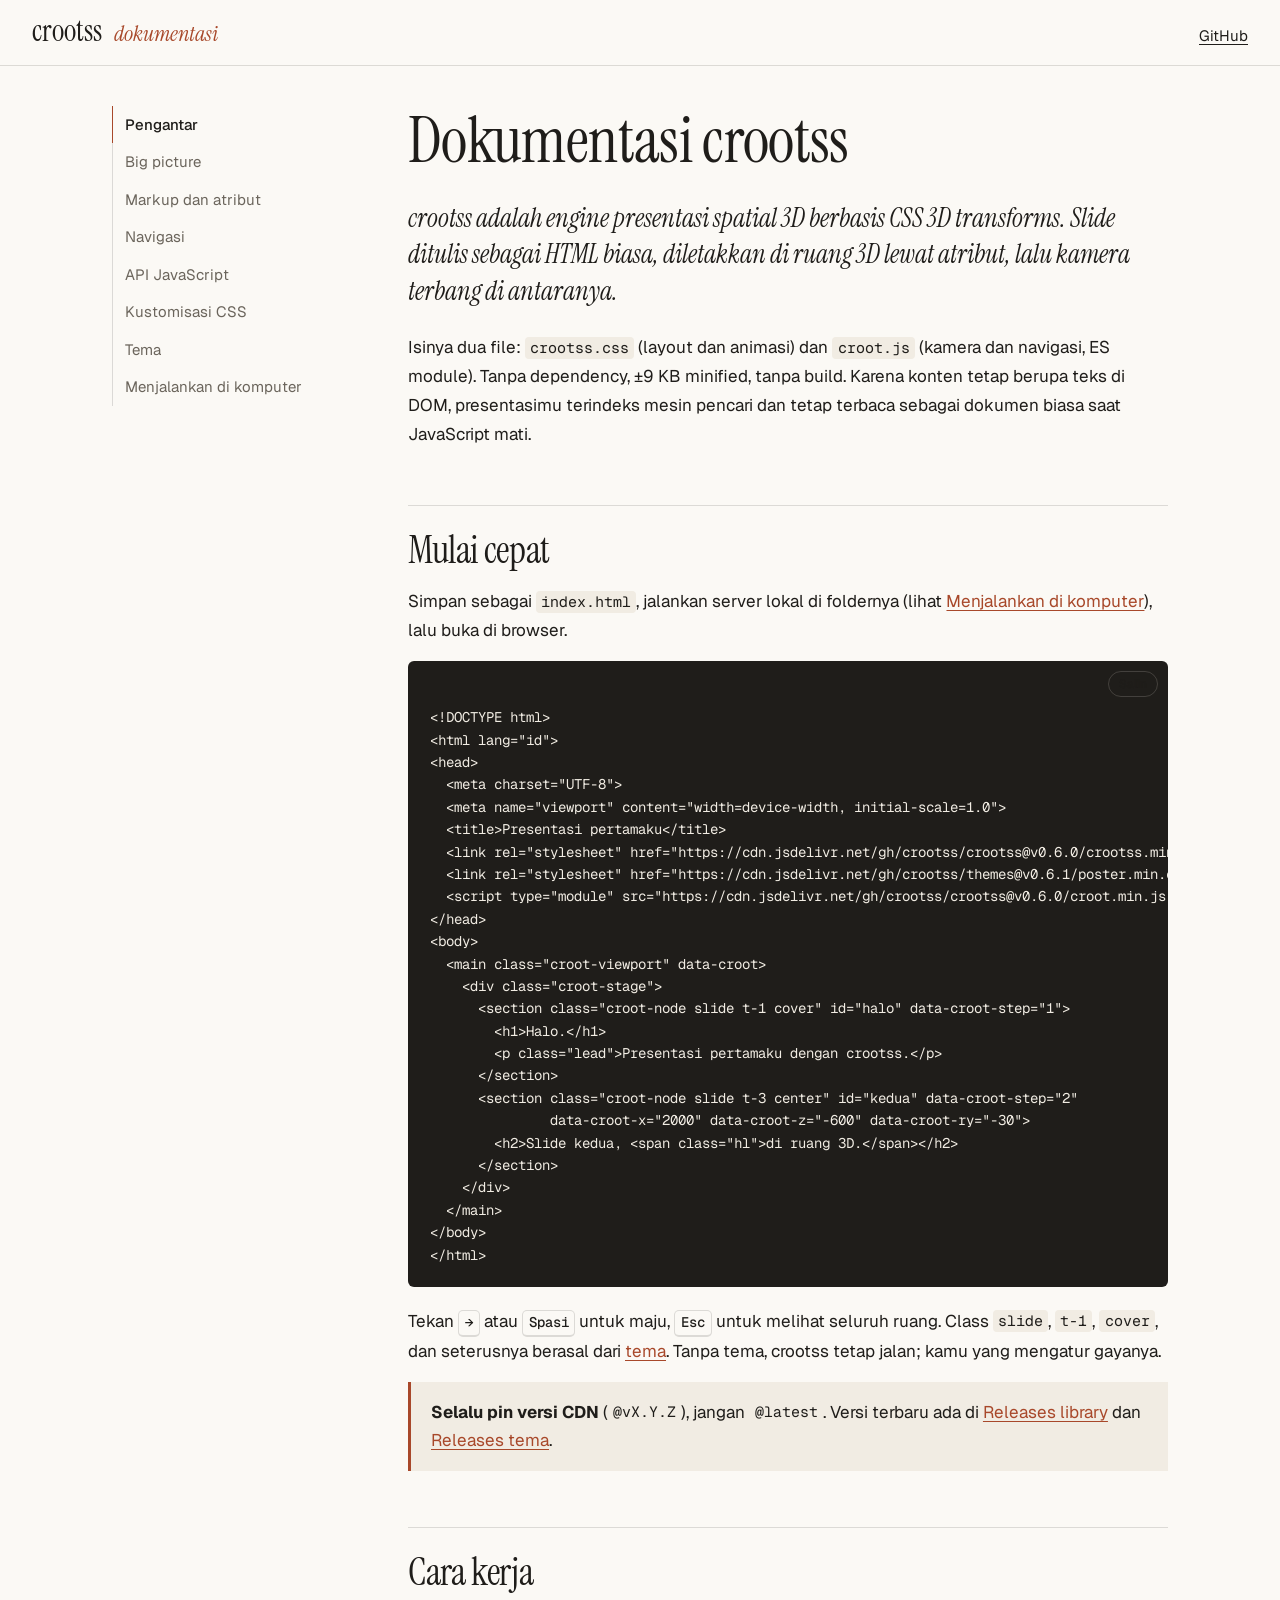
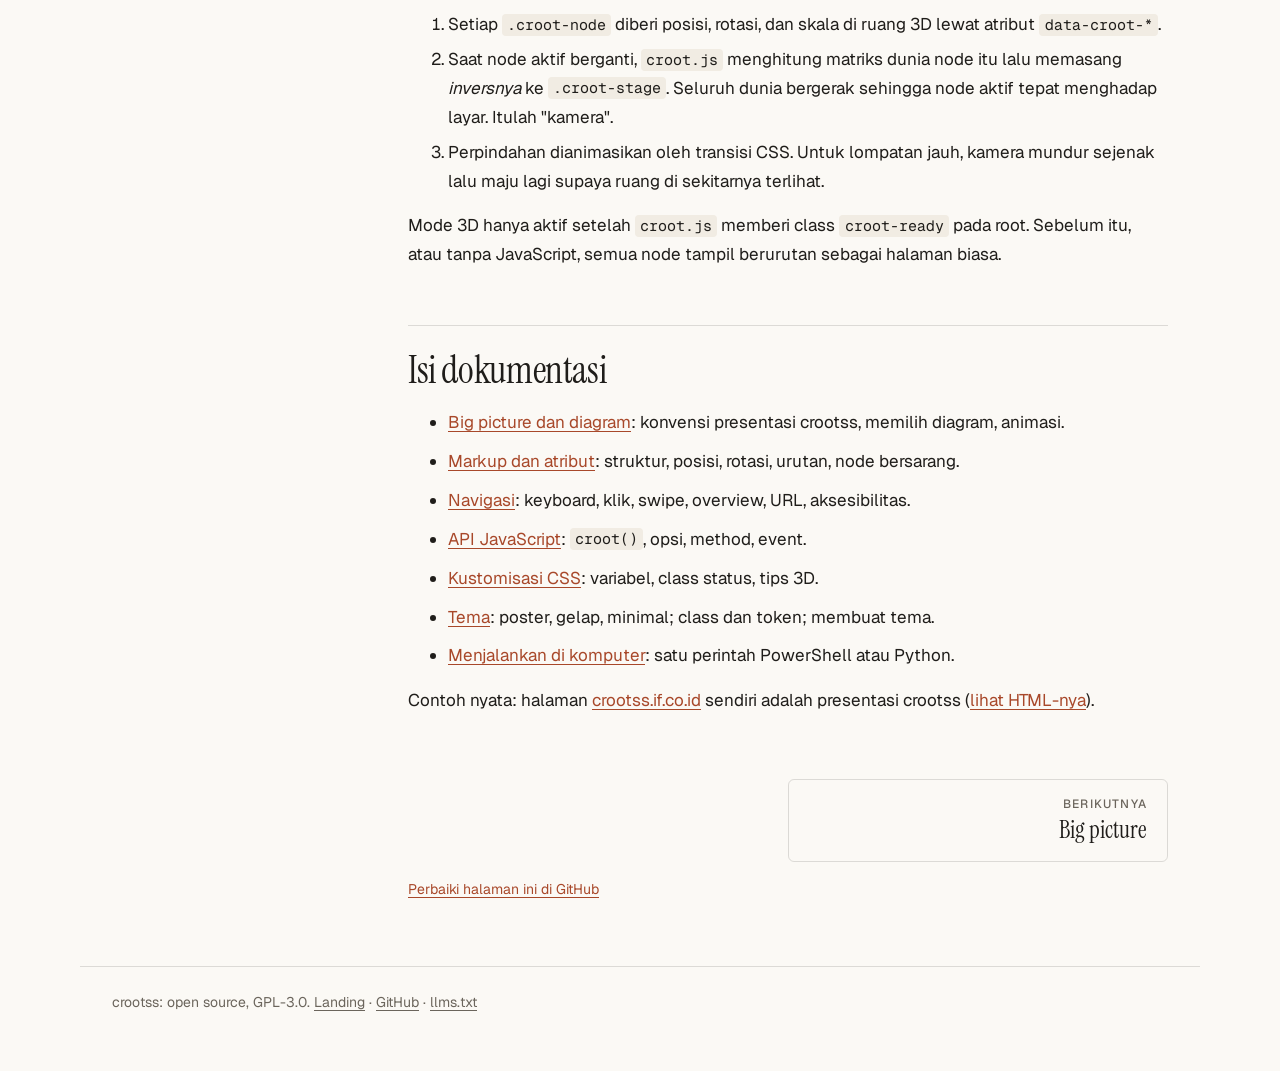
<file: index.html>
<!DOCTYPE html>
<html lang="id">
<head>
  <meta charset="UTF-8">
  <meta name="viewport" content="width=device-width, initial-scale=1.0">
  <title>Dokumentasi crootss | Presentasi spatial 3D dengan CSS murni</title>
  <meta name="description" content="Dokumentasi crootss: engine presentasi spatial 3D berbasis CSS 3D transforms. Mulai cepat, markup, navigasi, API JavaScript, kustomisasi CSS, dan tema.">
  <link rel="canonical" href="https://crootss.if.co.id/docs/">
  <meta name="robots" content="index, follow, max-image-preview:large">
  <meta name="theme-color" content="#fbf9f5" media="(prefers-color-scheme: light)">
  <meta name="theme-color" content="#161513" media="(prefers-color-scheme: dark)">
  <meta property="og:type" content="article">
  <meta property="og:site_name" content="crootss">
  <meta property="og:locale" content="id_ID">
  <meta property="og:url" content="https://crootss.if.co.id/docs/">
  <meta property="og:title" content="Dokumentasi crootss | Presentasi spatial 3D dengan CSS murni">
  <meta property="og:description" content="Dokumentasi crootss: engine presentasi spatial 3D berbasis CSS 3D transforms. Mulai cepat, markup, navigasi, API JavaScript, kustomisasi CSS, dan tema.">
  <meta property="og:image" content="https://crootss.if.co.id/og.png">
  <meta name="twitter:card" content="summary_large_image">
  <link rel="icon" href="https://crootss.if.co.id/favicon.ico">
  <link rel="alternate" type="text/markdown" href="https://crootss.if.co.id/llms.txt" title="crootss untuk LLM">
  <script type="application/ld+json">
{
  "@context": "https://schema.org",
  "@graph": [
    {
      "@type": "TechArticle",
      "@id": "https://crootss.if.co.id/docs/#article",
      "headline": "Dokumentasi crootss",
      "description": "Dokumentasi crootss: engine presentasi spatial 3D berbasis CSS 3D transforms. Mulai cepat, markup, navigasi, API JavaScript, kustomisasi CSS, dan tema.",
      "url": "https://crootss.if.co.id/docs/",
      "inLanguage": "id",
      "isPartOf": {
        "@type": "WebSite",
        "@id": "https://crootss.if.co.id/#website"
      },
      "about": {
        "@id": "https://crootss.if.co.id/#software"
      },
      "publisher": {
        "@type": "Organization",
        "name": "crootss",
        "url": "https://crootss.if.co.id/"
      }
    },
    {
      "@type": "BreadcrumbList",
      "itemListElement": [
        {
          "@type": "ListItem",
          "position": 1,
          "name": "crootss",
          "item": "https://crootss.if.co.id/"
        },
        {
          "@type": "ListItem",
          "position": 2,
          "name": "Dokumentasi",
          "item": "https://crootss.if.co.id/docs/"
        }
      ]
    }
  ]
}
  </script>
  <link rel="preconnect" href="https://fonts.googleapis.com">
  <link rel="preconnect" href="https://fonts.gstatic.com" crossorigin>
  <link rel="stylesheet" href="docs.css">
  <script type="module" src="docs.js"></script>
</head>
<body>
<a class="skip" href="#isi-halaman">Lompat ke isi</a>
<header class="top">
  <a class="brand" href="https://crootss.if.co.id/">crootss</a>
  <a class="brand-sub" href="./">dokumentasi</a>
  <nav class="top-links" aria-label="Tautan luar">
    <a href="https://github.com/crootss/crootss">GitHub</a>
  </nav>
</header>
<div class="layout">
  <nav class="side" aria-label="Dokumentasi">
    <ul>
      <li><a href="./" aria-current="page">Pengantar</a></li>
      <li><a href="big-picture/">Big picture</a></li>
      <li><a href="markup/">Markup dan atribut</a></li>
      <li><a href="navigasi/">Navigasi</a></li>
      <li><a href="api/">API JavaScript</a></li>
      <li><a href="css/">Kustomisasi CSS</a></li>
      <li><a href="tema/">Tema</a></li>
      <li><a href="lokal/">Menjalankan di komputer</a></li>
    </ul>
  </nav>
  <main id="isi-halaman">
    <article>
      <h1>Dokumentasi crootss</h1>
<p class="lead">crootss adalah engine presentasi spatial 3D berbasis CSS 3D transforms. Slide ditulis sebagai HTML biasa, diletakkan di ruang 3D lewat atribut, lalu kamera terbang di antaranya.</p>

<p>Isinya dua file: <code>crootss.css</code> (layout dan animasi) dan <code>croot.js</code> (kamera dan navigasi, ES module). Tanpa dependency, ±9 KB minified, tanpa build. Karena konten tetap berupa teks di DOM, presentasimu terindeks mesin pencari dan tetap terbaca sebagai dokumen biasa saat JavaScript mati.</p>

<h2 id="mulai-cepat">Mulai cepat</h2>
<p>Simpan sebagai <code>index.html</code>, jalankan server lokal di foldernya (lihat <a href="lokal/">Menjalankan di komputer</a>), lalu buka di browser.</p>
<pre><code class="language-html">&lt;!DOCTYPE html&gt;
&lt;html lang=&quot;id&quot;&gt;
&lt;head&gt;
  &lt;meta charset=&quot;UTF-8&quot;&gt;
  &lt;meta name=&quot;viewport&quot; content=&quot;width=device-width, initial-scale=1.0&quot;&gt;
  &lt;title&gt;Presentasi pertamaku&lt;/title&gt;
  &lt;link rel=&quot;stylesheet&quot; href=&quot;https://cdn.jsdelivr.net/gh/crootss/crootss@v0.6.0/crootss.min.css&quot;&gt;
  &lt;link rel=&quot;stylesheet&quot; href=&quot;https://cdn.jsdelivr.net/gh/crootss/themes@v0.6.1/poster.min.css&quot;&gt;
  &lt;script type=&quot;module&quot; src=&quot;https://cdn.jsdelivr.net/gh/crootss/crootss@v0.6.0/croot.min.js&quot;&gt;&lt;/script&gt;
&lt;/head&gt;
&lt;body&gt;
  &lt;main class=&quot;croot-viewport&quot; data-croot&gt;
    &lt;div class=&quot;croot-stage&quot;&gt;
      &lt;section class=&quot;croot-node slide t-1 cover&quot; id=&quot;halo&quot; data-croot-step=&quot;1&quot;&gt;
        &lt;h1&gt;Halo.&lt;/h1&gt;
        &lt;p class=&quot;lead&quot;&gt;Presentasi pertamaku dengan crootss.&lt;/p&gt;
      &lt;/section&gt;
      &lt;section class=&quot;croot-node slide t-3 center&quot; id=&quot;kedua&quot; data-croot-step=&quot;2&quot;
               data-croot-x=&quot;2000&quot; data-croot-z=&quot;-600&quot; data-croot-ry=&quot;-30&quot;&gt;
        &lt;h2&gt;Slide kedua, &lt;span class=&quot;hl&quot;&gt;di ruang 3D.&lt;/span&gt;&lt;/h2&gt;
      &lt;/section&gt;
    &lt;/div&gt;
  &lt;/main&gt;
&lt;/body&gt;
&lt;/html&gt;</code></pre>
<p>Tekan <kbd>→</kbd> atau <kbd>Spasi</kbd> untuk maju, <kbd>Esc</kbd> untuk melihat seluruh ruang. Class <code>slide</code>, <code>t-1</code>, <code>cover</code>, dan seterusnya berasal dari <a href="tema/">tema</a>. Tanpa tema, crootss tetap jalan; kamu yang mengatur gayanya.</p>

<div class="note"><p><strong>Selalu pin versi CDN</strong> (<code>@vX.Y.Z</code>), jangan <code>@latest</code>. Versi terbaru ada di <a href="https://github.com/crootss/crootss/releases">Releases library</a> dan <a href="https://github.com/crootss/themes/releases">Releases tema</a>.</p></div>

<h2 id="cara-kerja">Cara kerja</h2>
<ol>
  <li>Setiap <code>.croot-node</code> diberi posisi, rotasi, dan skala di ruang 3D lewat atribut <code>data-croot-*</code>.</li>
  <li>Saat node aktif berganti, <code>croot.js</code> menghitung matriks dunia node itu lalu memasang <em>inversnya</em> ke <code>.croot-stage</code>. Seluruh dunia bergerak sehingga node aktif tepat menghadap layar. Itulah "kamera".</li>
  <li>Perpindahan dianimasikan oleh transisi CSS. Untuk lompatan jauh, kamera mundur sejenak lalu maju lagi supaya ruang di sekitarnya terlihat.</li>
</ol>
<p>Mode 3D hanya aktif setelah <code>croot.js</code> memberi class <code>croot-ready</code> pada root. Sebelum itu, atau tanpa JavaScript, semua node tampil berurutan sebagai halaman biasa.</p>

<h2 id="isi">Isi dokumentasi</h2>
<ul class="toc">
  <li><a href="big-picture/">Big picture dan diagram</a>: konvensi presentasi crootss, memilih diagram, animasi.</li>
  <li><a href="markup/">Markup dan atribut</a>: struktur, posisi, rotasi, urutan, node bersarang.</li>
  <li><a href="navigasi/">Navigasi</a>: keyboard, klik, swipe, overview, URL, aksesibilitas.</li>
  <li><a href="api/">API JavaScript</a>: <code>croot()</code>, opsi, method, event.</li>
  <li><a href="css/">Kustomisasi CSS</a>: variabel, class status, tips 3D.</li>
  <li><a href="tema/">Tema</a>: poster, gelap, minimal; class dan token; membuat tema.</li>
  <li><a href="lokal/">Menjalankan di komputer</a>: satu perintah PowerShell atau Python.</li>
</ul>
<p>Contoh nyata: halaman <a href="https://crootss.if.co.id/">crootss.if.co.id</a> sendiri adalah presentasi crootss (<a href="https://github.com/crootss/crootss.github.io/blob/main/index.html">lihat HTML-nya</a>).</p>
    </article>
    <nav class="pager" aria-label="Halaman">
      <a class="next" href="big-picture/" rel="next"><span>Berikutnya</span>Big picture</a>
    </nav>
    <p class="edit"><a href="https://github.com/crootss/docs/edit/main/index.html">Perbaiki halaman ini di GitHub</a></p>
  </main>
</div>
<footer class="foot">
  <p>crootss: open source, GPL-3.0. <a href="https://crootss.if.co.id/">Landing</a> · <a href="https://github.com/crootss">GitHub</a> · <a href="https://crootss.if.co.id/llms.txt">llms.txt</a></p>
</footer>
</body>
</html>
</file>
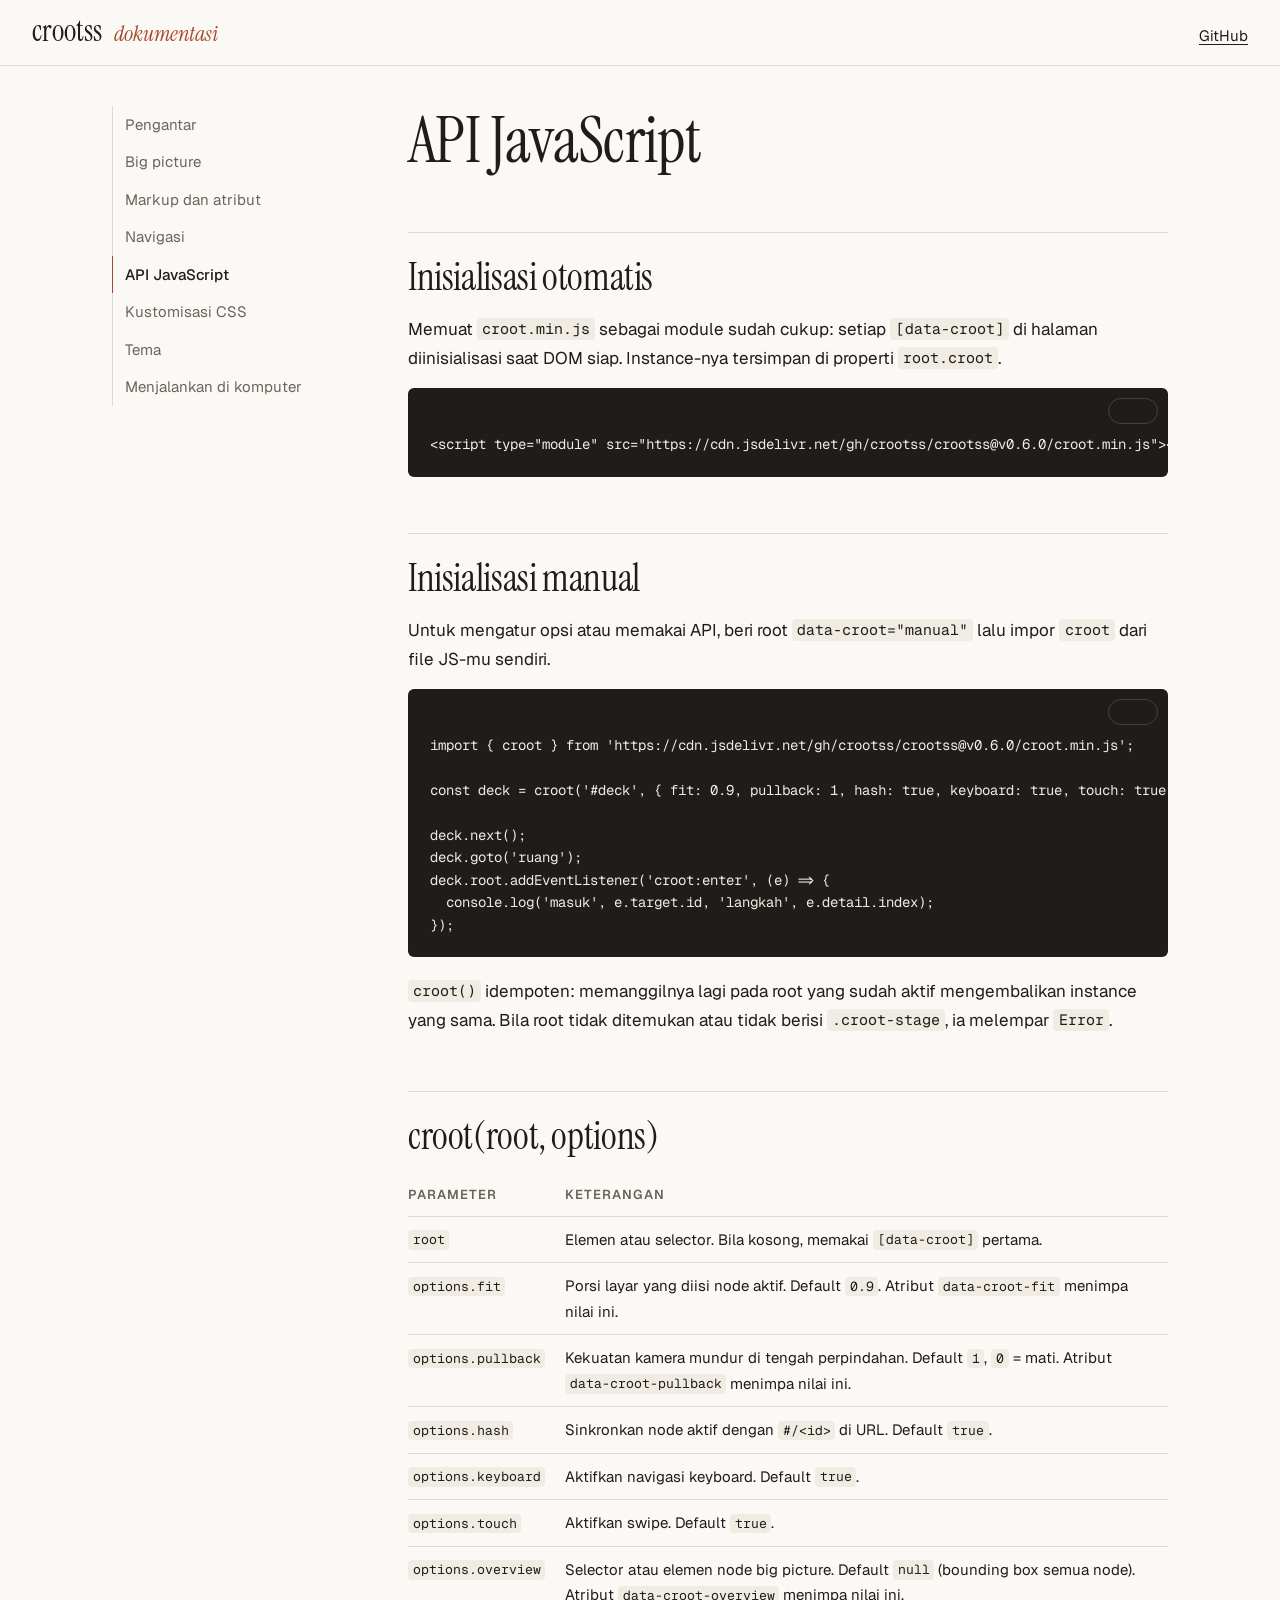
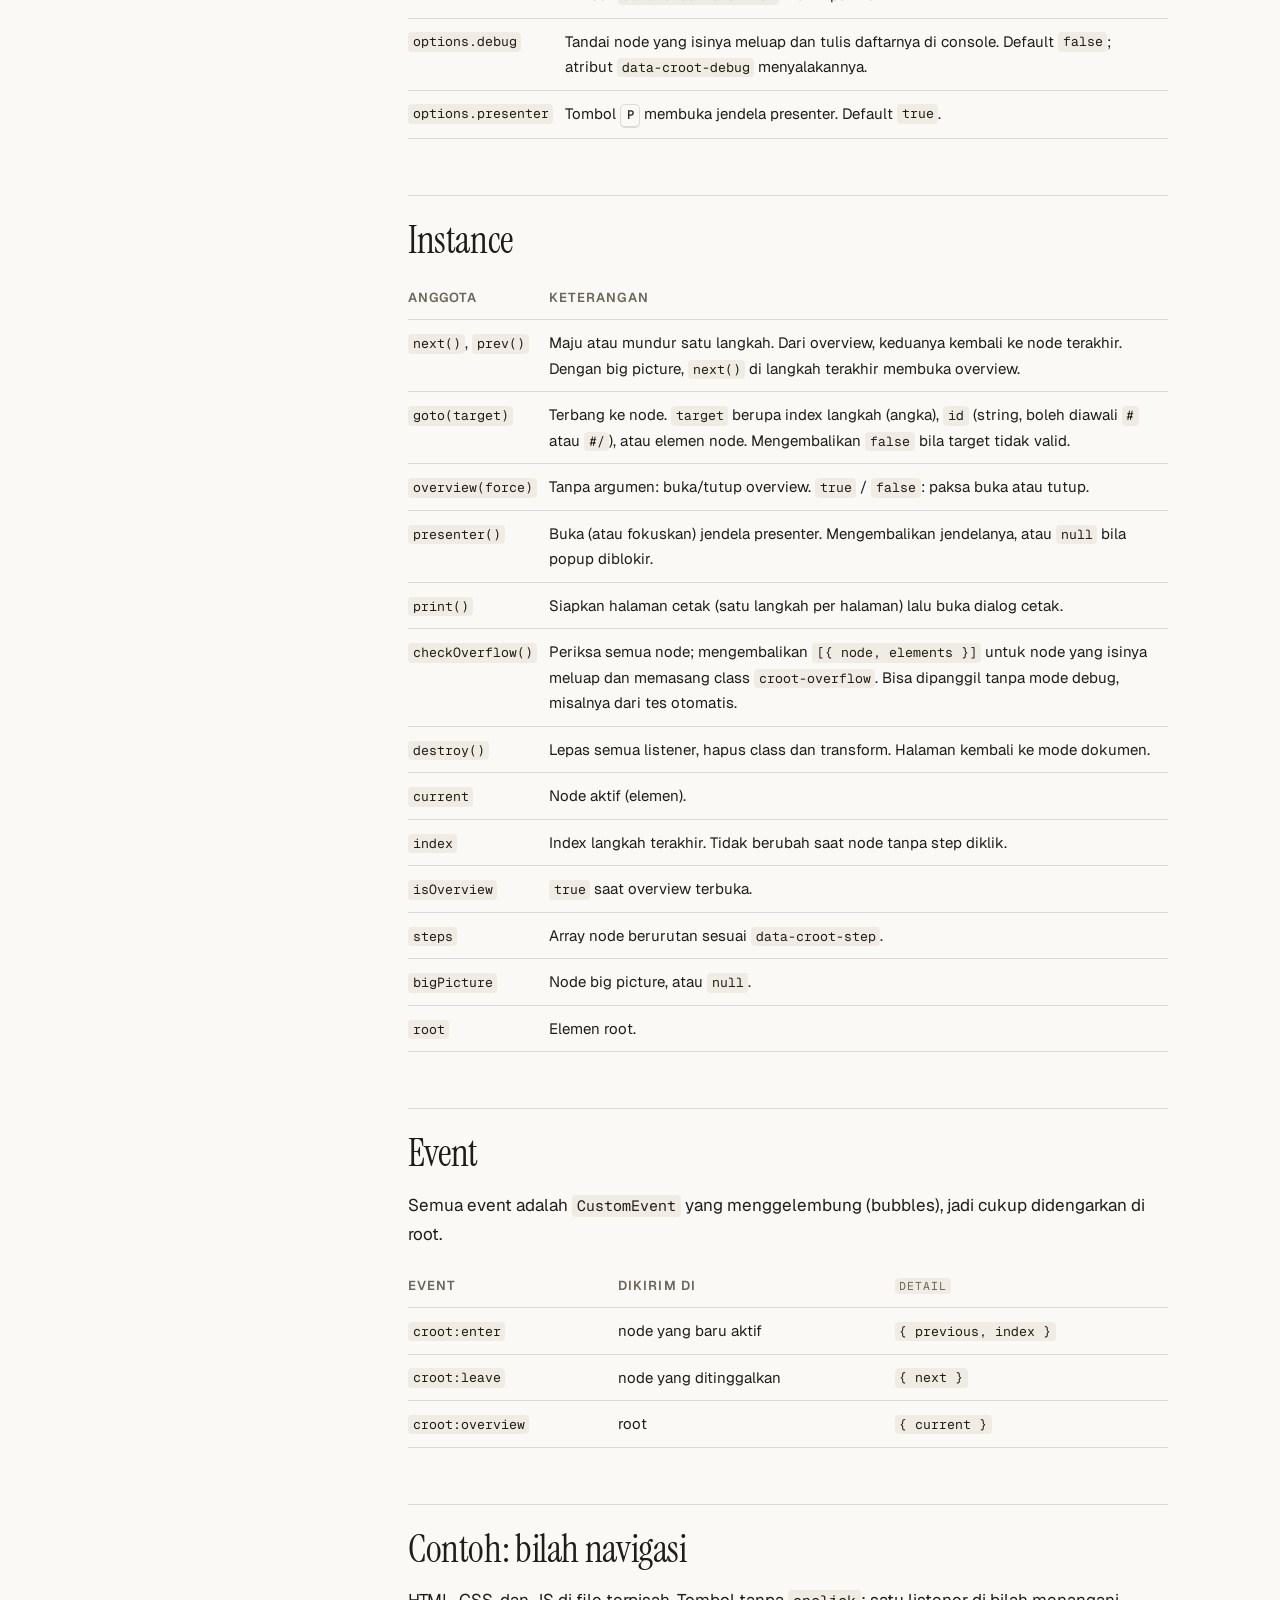
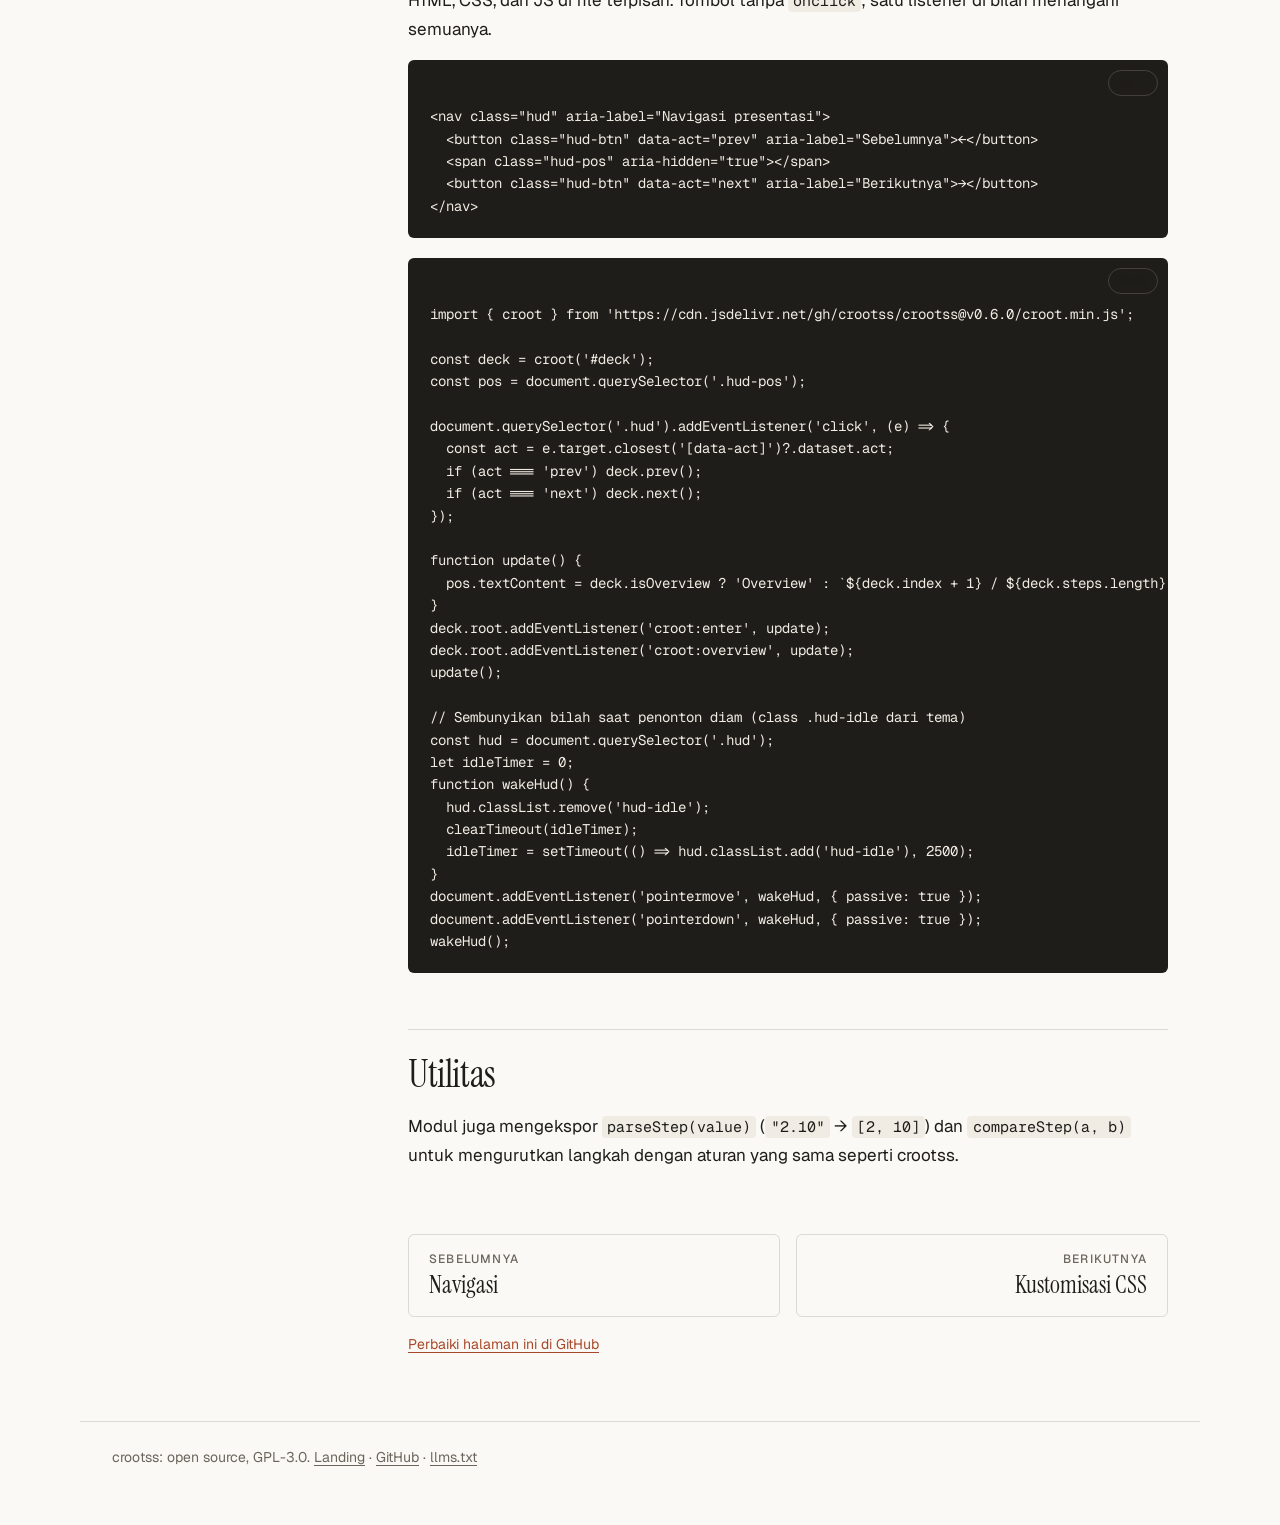
<file: api/index.html>
<!DOCTYPE html>
<html lang="id">
<head>
  <meta charset="UTF-8">
  <meta name="viewport" content="width=device-width, initial-scale=1.0">
  <title>API JavaScript | crootss</title>
  <meta name="description" content="Referensi API croot.js: fungsi croot(), opsi, method next, prev, goto, overview, destroy, properti, dan event croot:enter, croot:leave, croot:overview.">
  <link rel="canonical" href="https://crootss.if.co.id/docs/api/">
  <meta name="robots" content="index, follow, max-image-preview:large">
  <meta name="theme-color" content="#fbf9f5" media="(prefers-color-scheme: light)">
  <meta name="theme-color" content="#161513" media="(prefers-color-scheme: dark)">
  <meta property="og:type" content="article">
  <meta property="og:site_name" content="crootss">
  <meta property="og:locale" content="id_ID">
  <meta property="og:url" content="https://crootss.if.co.id/docs/api/">
  <meta property="og:title" content="API JavaScript | crootss">
  <meta property="og:description" content="Referensi API croot.js: fungsi croot(), opsi, method next, prev, goto, overview, destroy, properti, dan event croot:enter, croot:leave, croot:overview.">
  <meta property="og:image" content="https://crootss.if.co.id/og.png">
  <meta name="twitter:card" content="summary_large_image">
  <link rel="icon" href="https://crootss.if.co.id/favicon.ico">
  <link rel="alternate" type="text/markdown" href="https://crootss.if.co.id/llms.txt" title="crootss untuk LLM">
  <script type="application/ld+json">
{
  "@context": "https://schema.org",
  "@graph": [
    {
      "@type": "TechArticle",
      "@id": "https://crootss.if.co.id/docs/api/#article",
      "headline": "API JavaScript",
      "description": "Referensi API croot.js: fungsi croot(), opsi, method next, prev, goto, overview, destroy, properti, dan event croot:enter, croot:leave, croot:overview.",
      "url": "https://crootss.if.co.id/docs/api/",
      "inLanguage": "id",
      "isPartOf": {
        "@type": "WebSite",
        "@id": "https://crootss.if.co.id/#website"
      },
      "about": {
        "@id": "https://crootss.if.co.id/#software"
      },
      "publisher": {
        "@type": "Organization",
        "name": "crootss",
        "url": "https://crootss.if.co.id/"
      }
    },
    {
      "@type": "BreadcrumbList",
      "itemListElement": [
        {
          "@type": "ListItem",
          "position": 1,
          "name": "crootss",
          "item": "https://crootss.if.co.id/"
        },
        {
          "@type": "ListItem",
          "position": 2,
          "name": "Dokumentasi",
          "item": "https://crootss.if.co.id/docs/"
        },
        {
          "@type": "ListItem",
          "position": 3,
          "name": "API JavaScript",
          "item": "https://crootss.if.co.id/docs/api/"
        }
      ]
    }
  ]
}
  </script>
  <link rel="preconnect" href="https://fonts.googleapis.com">
  <link rel="preconnect" href="https://fonts.gstatic.com" crossorigin>
  <link rel="stylesheet" href="../docs.css">
  <script type="module" src="../docs.js"></script>
</head>
<body>
<a class="skip" href="#isi-halaman">Lompat ke isi</a>
<header class="top">
  <a class="brand" href="https://crootss.if.co.id/">crootss</a>
  <a class="brand-sub" href="../">dokumentasi</a>
  <nav class="top-links" aria-label="Tautan luar">
    <a href="https://github.com/crootss/crootss">GitHub</a>
  </nav>
</header>
<div class="layout">
  <nav class="side" aria-label="Dokumentasi">
    <ul>
      <li><a href="../">Pengantar</a></li>
      <li><a href="../big-picture/">Big picture</a></li>
      <li><a href="../markup/">Markup dan atribut</a></li>
      <li><a href="../navigasi/">Navigasi</a></li>
      <li><a href="../api/" aria-current="page">API JavaScript</a></li>
      <li><a href="../css/">Kustomisasi CSS</a></li>
      <li><a href="../tema/">Tema</a></li>
      <li><a href="../lokal/">Menjalankan di komputer</a></li>
    </ul>
  </nav>
  <main id="isi-halaman">
    <article>
      <h1>API JavaScript</h1>
<h2 id="auto">Inisialisasi otomatis</h2>
<p>Memuat <code>croot.min.js</code> sebagai module sudah cukup: setiap <code>[data-croot]</code> di halaman diinisialisasi saat DOM siap. Instance-nya tersimpan di properti <code>root.croot</code>.</p>
<pre><code class="language-html">&lt;script type=&quot;module&quot; src=&quot;https://cdn.jsdelivr.net/gh/crootss/crootss@v0.6.0/croot.min.js&quot;&gt;&lt;/script&gt;</code></pre>

<h2 id="manual">Inisialisasi manual</h2>
<p>Untuk mengatur opsi atau memakai API, beri root <code>data-croot=&quot;manual&quot;</code> lalu impor <code>croot</code> dari file JS-mu sendiri.</p>
<pre><code class="language-js">import { croot } from &#x27;https://cdn.jsdelivr.net/gh/crootss/crootss@v0.6.0/croot.min.js&#x27;;

const deck = croot(&#x27;#deck&#x27;, { fit: 0.9, pullback: 1, hash: true, keyboard: true, touch: true, overview: &#x27;#peta&#x27; });

deck.next();
deck.goto(&#x27;ruang&#x27;);
deck.root.addEventListener(&#x27;croot:enter&#x27;, (e) =&gt; {
  console.log(&#x27;masuk&#x27;, e.target.id, &#x27;langkah&#x27;, e.detail.index);
});</code></pre>
<p><code>croot()</code> idempoten: memanggilnya lagi pada root yang sudah aktif mengembalikan instance yang sama. Bila root tidak ditemukan atau tidak berisi <code>.croot-stage</code>, ia melempar <code>Error</code>.</p>

<h2 id="croot">croot(root, options)</h2>
<table>
  <thead><tr><th>Parameter</th><th>Keterangan</th></tr></thead>
  <tbody>
    <tr><td><code>root</code></td><td>Elemen atau selector. Bila kosong, memakai <code>[data-croot]</code> pertama.</td></tr>
    <tr><td><code>options.fit</code></td><td>Porsi layar yang diisi node aktif. Default <code>0.9</code>. Atribut <code>data-croot-fit</code> menimpa nilai ini.</td></tr>
    <tr><td><code>options.pullback</code></td><td>Kekuatan kamera mundur di tengah perpindahan. Default <code>1</code>, <code>0</code> = mati. Atribut <code>data-croot-pullback</code> menimpa nilai ini.</td></tr>
    <tr><td><code>options.hash</code></td><td>Sinkronkan node aktif dengan <code>#/&lt;id&gt;</code> di URL. Default <code>true</code>.</td></tr>
    <tr><td><code>options.keyboard</code></td><td>Aktifkan navigasi keyboard. Default <code>true</code>.</td></tr>
    <tr><td><code>options.touch</code></td><td>Aktifkan swipe. Default <code>true</code>.</td></tr>
    <tr><td><code>options.overview</code></td><td>Selector atau elemen node big picture. Default <code>null</code> (bounding box semua node). Atribut <code>data-croot-overview</code> menimpa nilai ini.</td></tr>
    <tr><td><code>options.debug</code></td><td>Tandai node yang isinya meluap dan tulis daftarnya di console. Default <code>false</code>; atribut <code>data-croot-debug</code> menyalakannya.</td></tr>
    <tr><td><code>options.presenter</code></td><td>Tombol <kbd>P</kbd> membuka jendela presenter. Default <code>true</code>.</td></tr>
  </tbody>
</table>

<h2 id="instance">Instance</h2>
<table>
  <thead><tr><th>Anggota</th><th>Keterangan</th></tr></thead>
  <tbody>
    <tr><td><code>next()</code>, <code>prev()</code></td><td>Maju atau mundur satu langkah. Dari overview, keduanya kembali ke node terakhir. Dengan big picture, <code>next()</code> di langkah terakhir membuka overview.</td></tr>
    <tr><td><code>goto(target)</code></td><td>Terbang ke node. <code>target</code> berupa index langkah (angka), <code>id</code> (string, boleh diawali <code>#</code> atau <code>#/</code>), atau elemen node. Mengembalikan <code>false</code> bila target tidak valid.</td></tr>
    <tr><td><code>overview(force)</code></td><td>Tanpa argumen: buka/tutup overview. <code>true</code> / <code>false</code>: paksa buka atau tutup.</td></tr>
    <tr><td><code>presenter()</code></td><td>Buka (atau fokuskan) jendela presenter. Mengembalikan jendelanya, atau <code>null</code> bila popup diblokir.</td></tr>
    <tr><td><code>print()</code></td><td>Siapkan halaman cetak (satu langkah per halaman) lalu buka dialog cetak.</td></tr>
    <tr><td><code>checkOverflow()</code></td><td>Periksa semua node; mengembalikan <code>[{ node, elements }]</code> untuk node yang isinya meluap dan memasang class <code>croot-overflow</code>. Bisa dipanggil tanpa mode debug, misalnya dari tes otomatis.</td></tr>
    <tr><td><code>destroy()</code></td><td>Lepas semua listener, hapus class dan transform. Halaman kembali ke mode dokumen.</td></tr>
    <tr><td><code>current</code></td><td>Node aktif (elemen).</td></tr>
    <tr><td><code>index</code></td><td>Index langkah terakhir. Tidak berubah saat node tanpa step diklik.</td></tr>
    <tr><td><code>isOverview</code></td><td><code>true</code> saat overview terbuka.</td></tr>
    <tr><td><code>steps</code></td><td>Array node berurutan sesuai <code>data-croot-step</code>.</td></tr>
    <tr><td><code>bigPicture</code></td><td>Node big picture, atau <code>null</code>.</td></tr>
    <tr><td><code>root</code></td><td>Elemen root.</td></tr>
  </tbody>
</table>

<h2 id="event">Event</h2>
<p>Semua event adalah <code>CustomEvent</code> yang menggelembung (bubbles), jadi cukup didengarkan di root.</p>
<table>
  <thead><tr><th>Event</th><th>Dikirim di</th><th><code>detail</code></th></tr></thead>
  <tbody>
    <tr><td><code>croot:enter</code></td><td>node yang baru aktif</td><td><code>{ previous, index }</code></td></tr>
    <tr><td><code>croot:leave</code></td><td>node yang ditinggalkan</td><td><code>{ next }</code></td></tr>
    <tr><td><code>croot:overview</code></td><td>root</td><td><code>{ current }</code></td></tr>
  </tbody>
</table>

<h2 id="contoh-hud">Contoh: bilah navigasi</h2>
<p>HTML, CSS, dan JS di file terpisah. Tombol tanpa <code>onclick</code>; satu listener di bilah menangani semuanya.</p>
<pre><code class="language-html">&lt;nav class=&quot;hud&quot; aria-label=&quot;Navigasi presentasi&quot;&gt;
  &lt;button class=&quot;hud-btn&quot; data-act=&quot;prev&quot; aria-label=&quot;Sebelumnya&quot;&gt;←&lt;/button&gt;
  &lt;span class=&quot;hud-pos&quot; aria-hidden=&quot;true&quot;&gt;&lt;/span&gt;
  &lt;button class=&quot;hud-btn&quot; data-act=&quot;next&quot; aria-label=&quot;Berikutnya&quot;&gt;→&lt;/button&gt;
&lt;/nav&gt;</code></pre>
<pre><code class="language-js">import { croot } from &#x27;https://cdn.jsdelivr.net/gh/crootss/crootss@v0.6.0/croot.min.js&#x27;;

const deck = croot(&#x27;#deck&#x27;);
const pos = document.querySelector(&#x27;.hud-pos&#x27;);

document.querySelector(&#x27;.hud&#x27;).addEventListener(&#x27;click&#x27;, (e) =&gt; {
  const act = e.target.closest(&#x27;[data-act]&#x27;)?.dataset.act;
  if (act === &#x27;prev&#x27;) deck.prev();
  if (act === &#x27;next&#x27;) deck.next();
});

function update() {
  pos.textContent = deck.isOverview ? &#x27;Overview&#x27; : `${deck.index + 1} / ${deck.steps.length}`;
}
deck.root.addEventListener(&#x27;croot:enter&#x27;, update);
deck.root.addEventListener(&#x27;croot:overview&#x27;, update);
update();

// Sembunyikan bilah saat penonton diam (class .hud-idle dari tema)
const hud = document.querySelector(&#x27;.hud&#x27;);
let idleTimer = 0;
function wakeHud() {
  hud.classList.remove(&#x27;hud-idle&#x27;);
  clearTimeout(idleTimer);
  idleTimer = setTimeout(() =&gt; hud.classList.add(&#x27;hud-idle&#x27;), 2500);
}
document.addEventListener(&#x27;pointermove&#x27;, wakeHud, { passive: true });
document.addEventListener(&#x27;pointerdown&#x27;, wakeHud, { passive: true });
wakeHud();</code></pre>

<h2 id="util">Utilitas</h2>
<p>Modul juga mengekspor <code>parseStep(value)</code> (<code>&quot;2.10&quot;</code> → <code>[2, 10]</code>) dan <code>compareStep(a, b)</code> untuk mengurutkan langkah dengan aturan yang sama seperti crootss.</p>
    </article>
    <nav class="pager" aria-label="Halaman">
      <a class="prev" href="../navigasi/" rel="prev"><span>Sebelumnya</span>Navigasi</a>
<a class="next" href="../css/" rel="next"><span>Berikutnya</span>Kustomisasi CSS</a>
    </nav>
    <p class="edit"><a href="https://github.com/crootss/docs/edit/main/api/index.html">Perbaiki halaman ini di GitHub</a></p>
  </main>
</div>
<footer class="foot">
  <p>crootss: open source, GPL-3.0. <a href="https://crootss.if.co.id/">Landing</a> · <a href="https://github.com/crootss">GitHub</a> · <a href="https://crootss.if.co.id/llms.txt">llms.txt</a></p>
</footer>
</body>
</html>
</file>
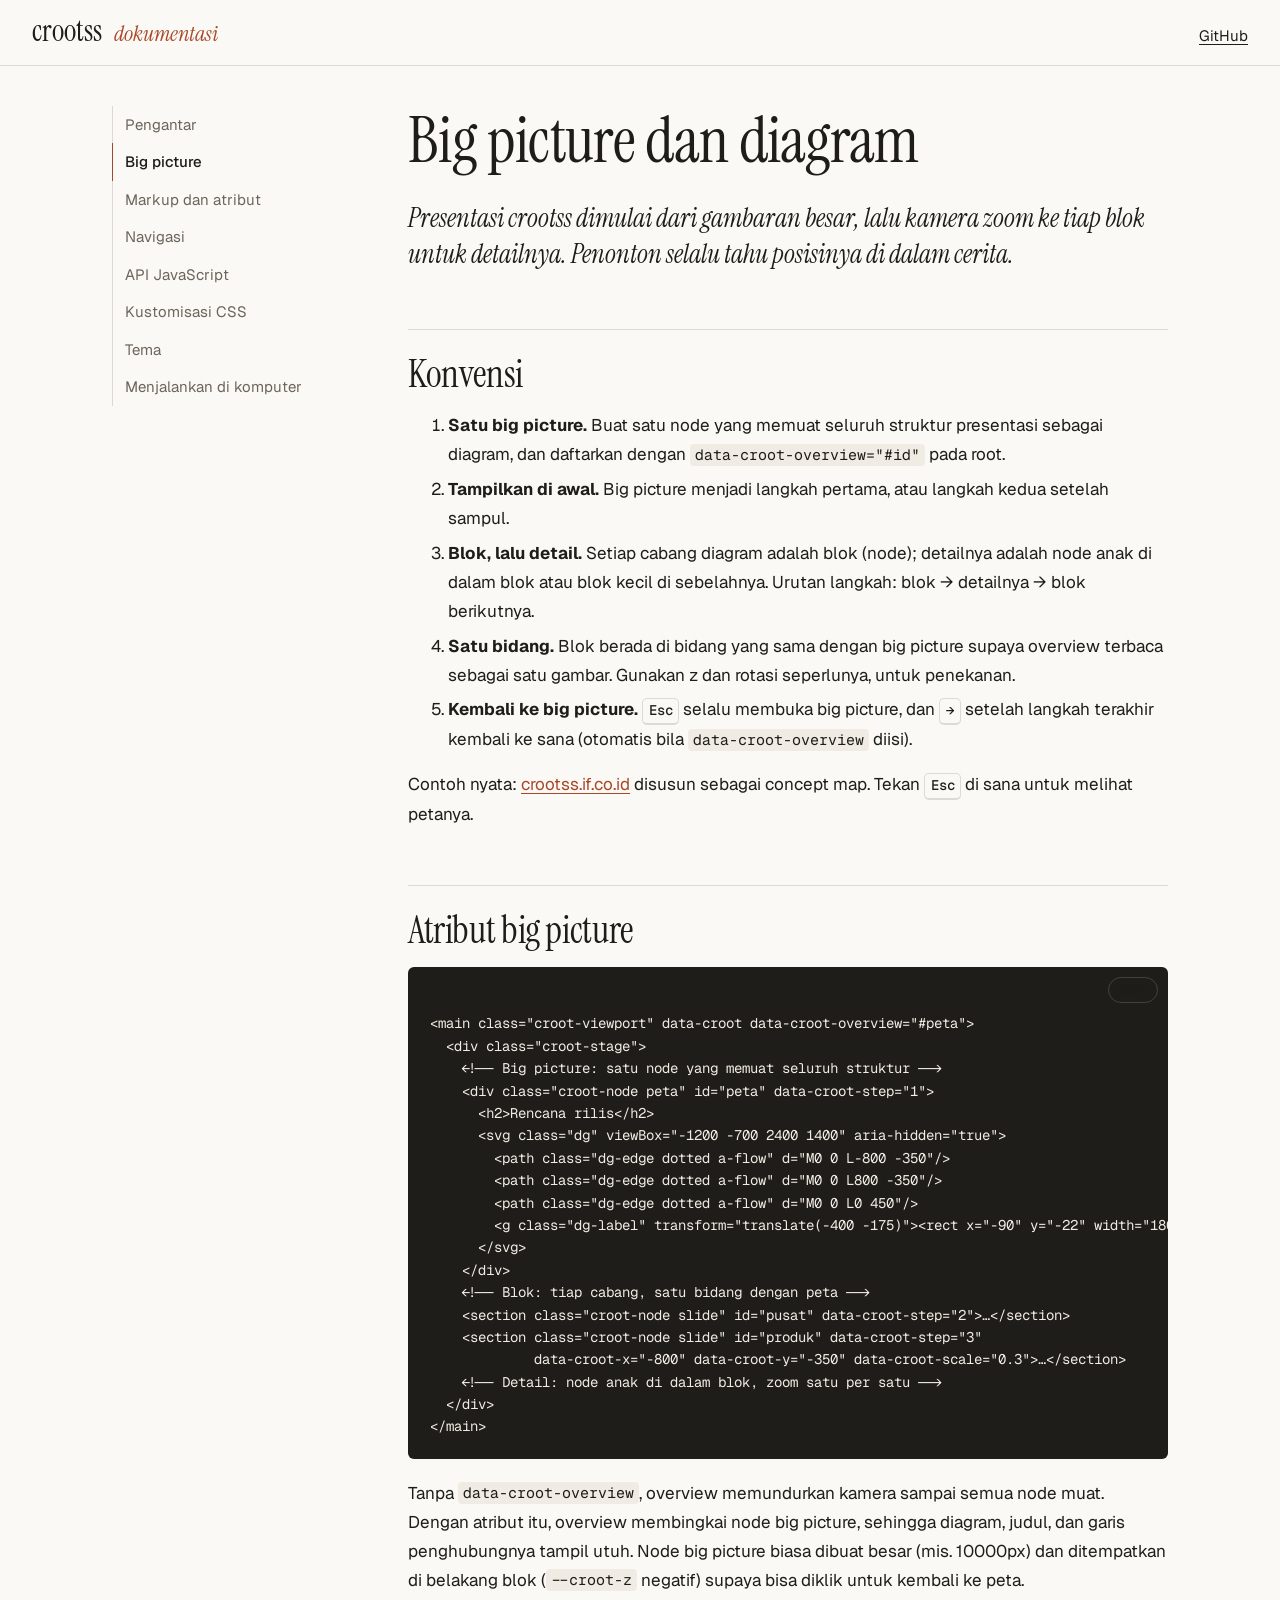
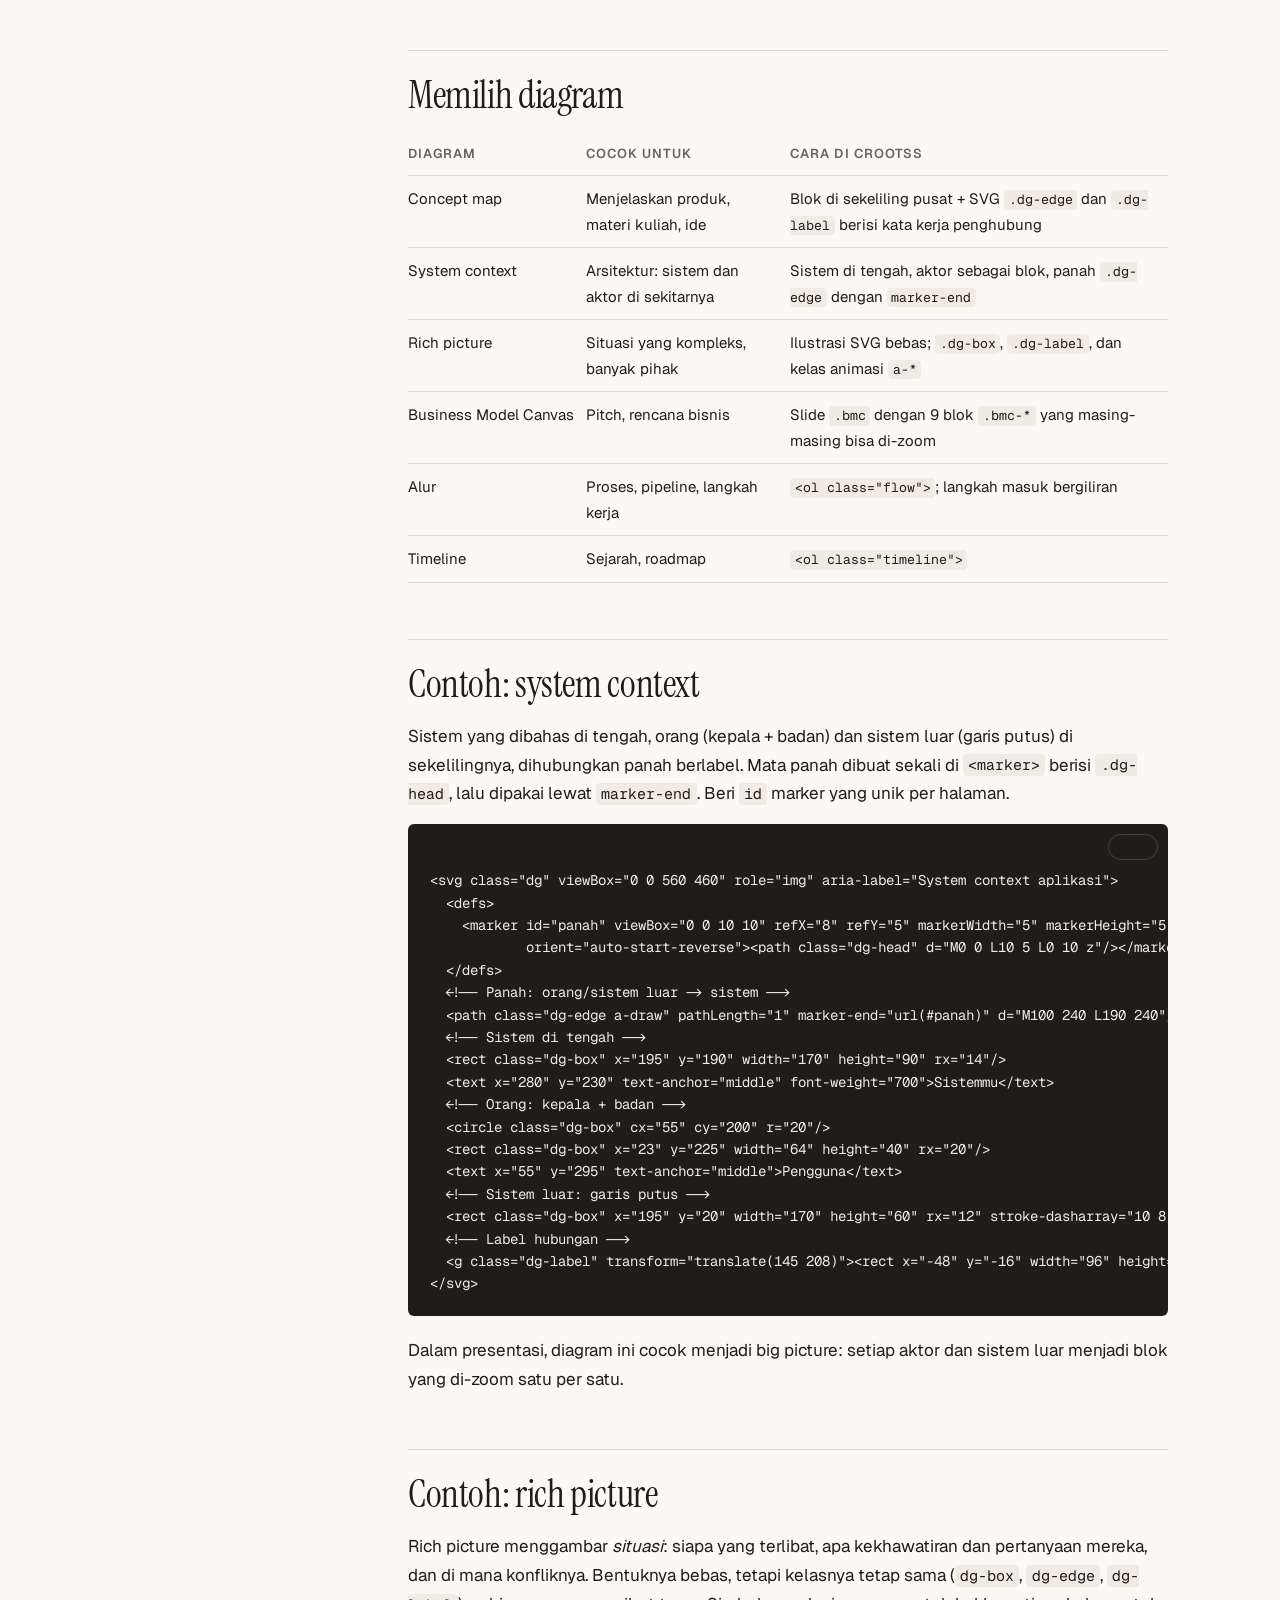
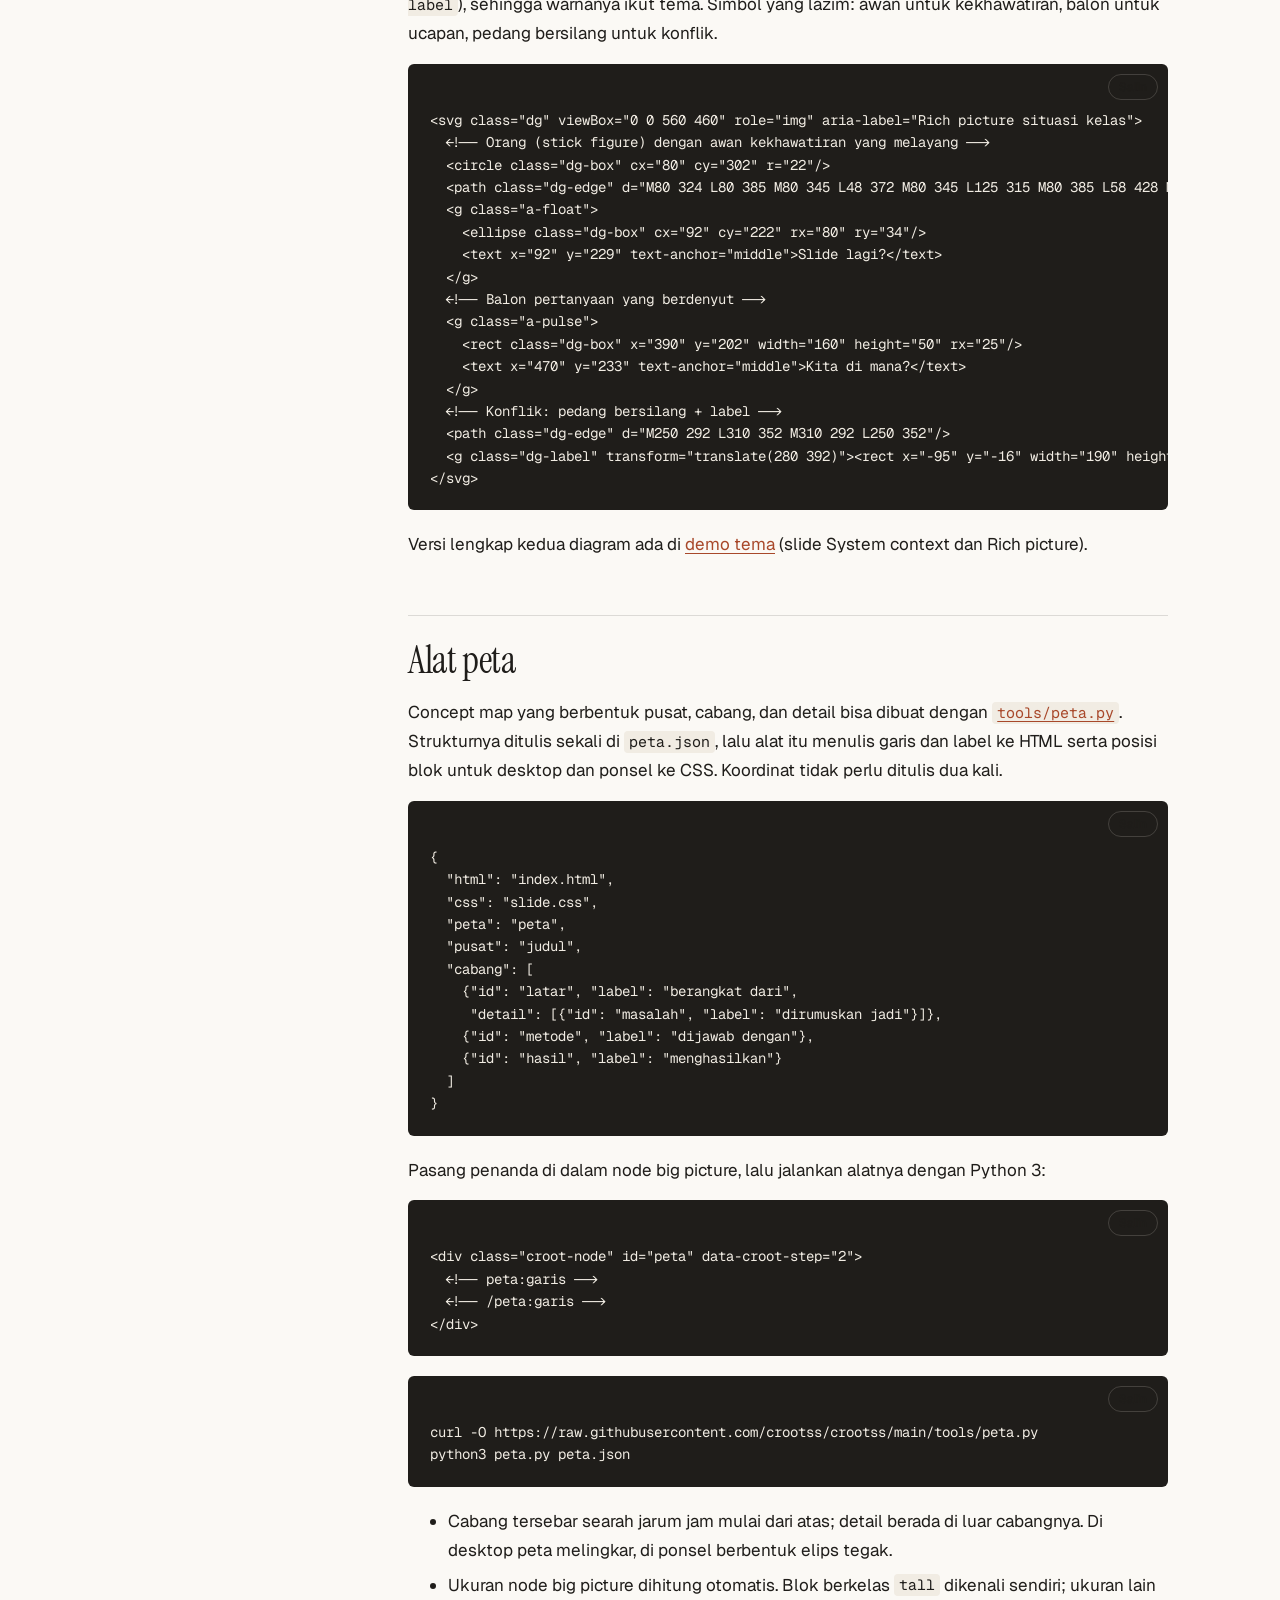
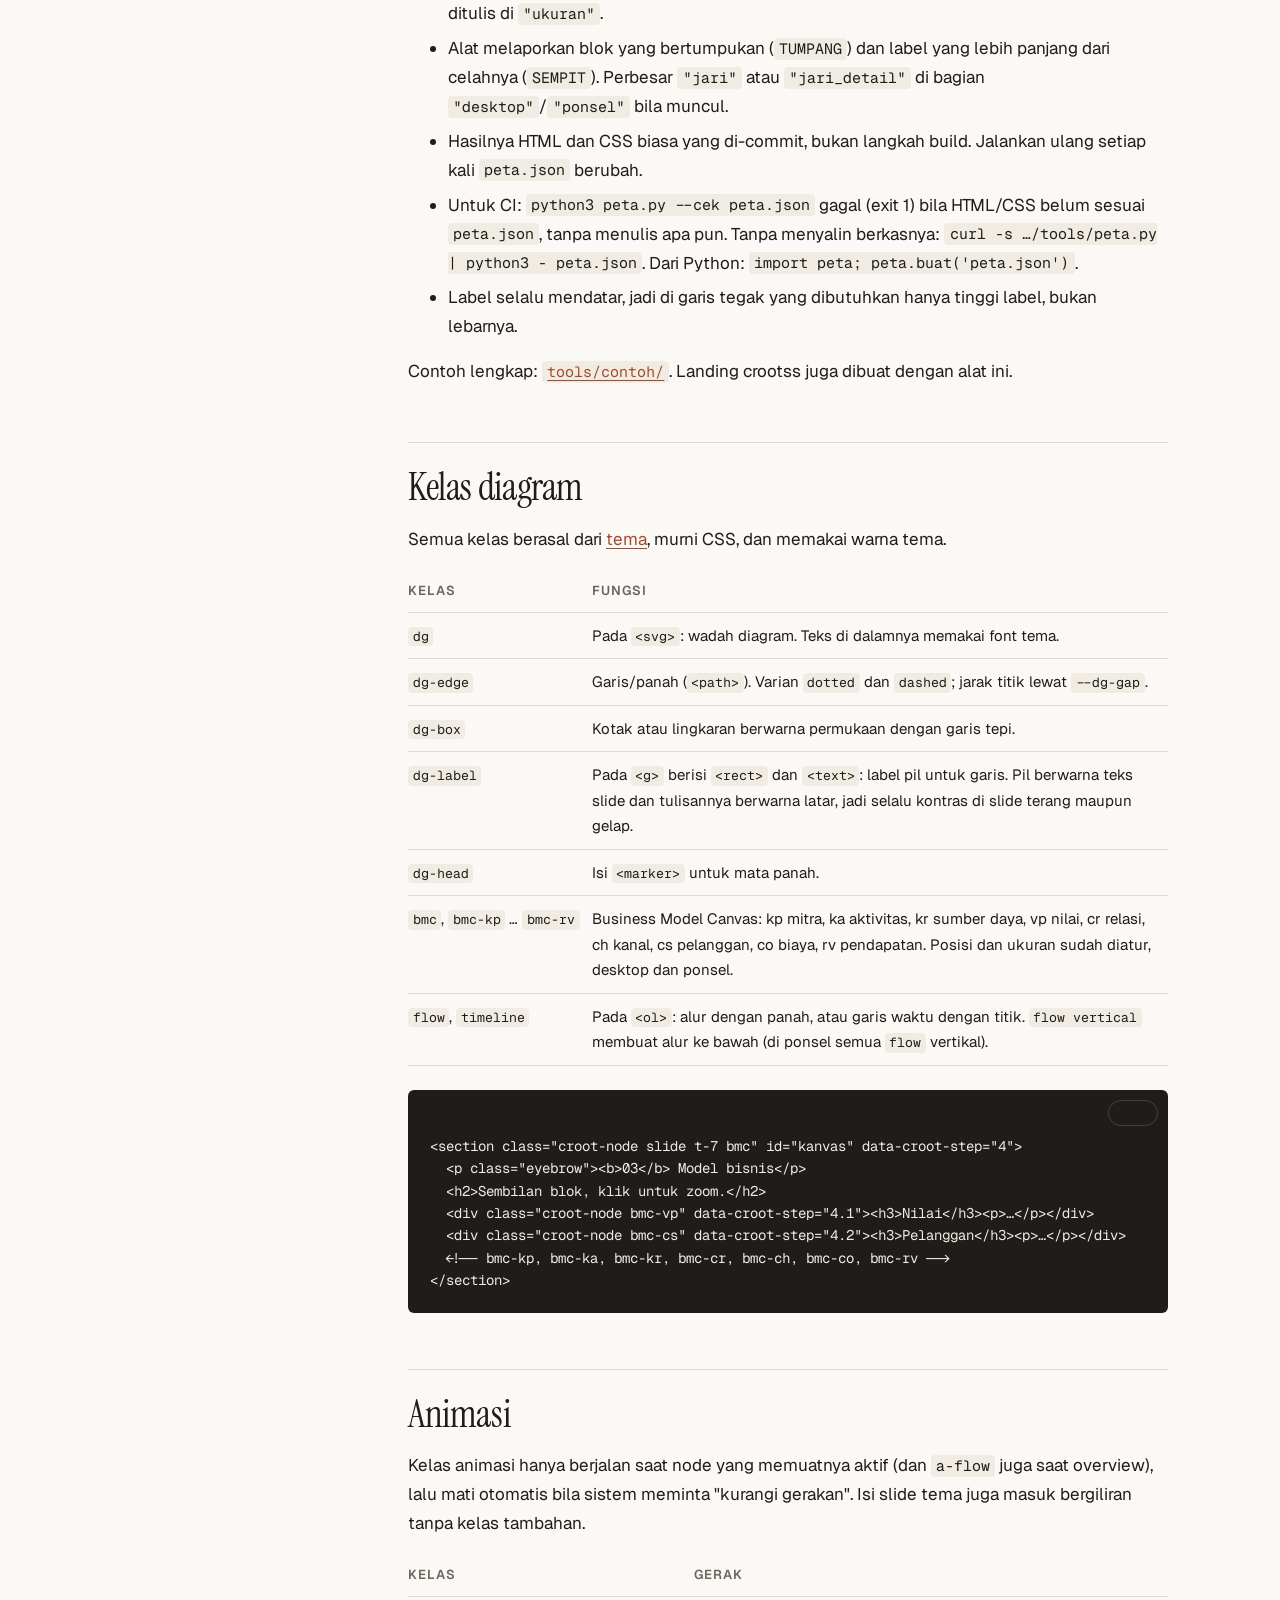
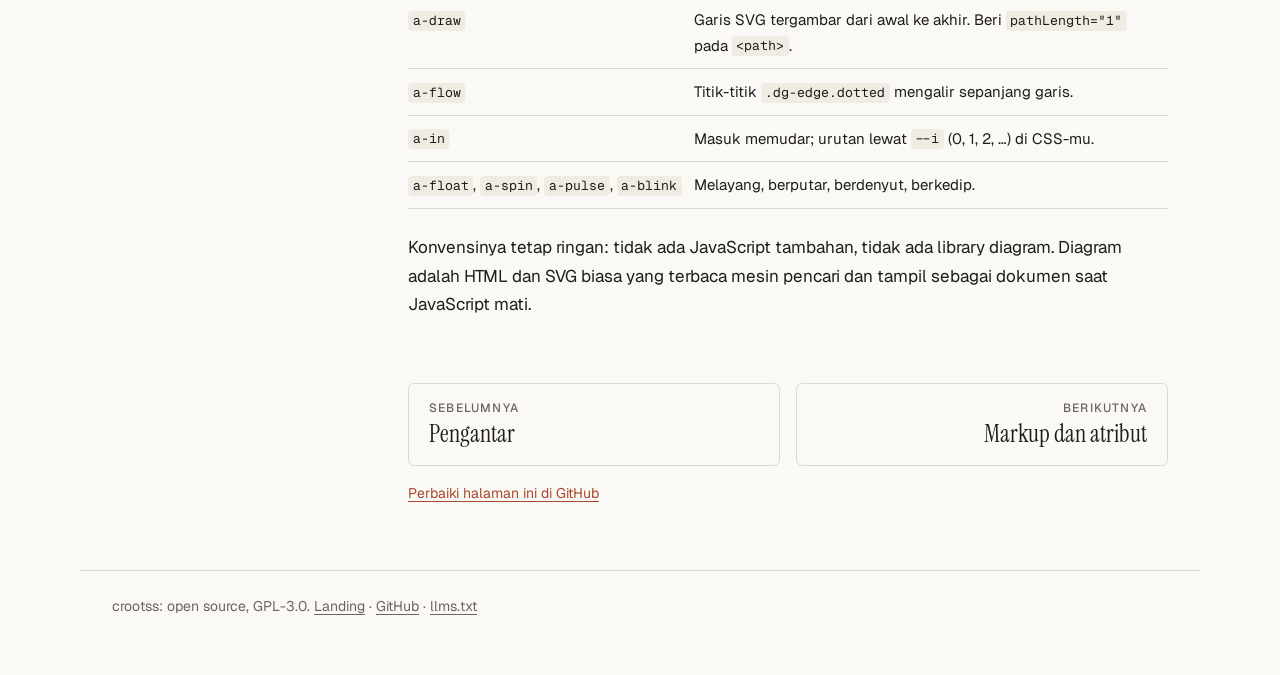
<file: big-picture/index.html>
<!DOCTYPE html>
<html lang="id">
<head>
  <meta charset="UTF-8">
  <meta name="viewport" content="width=device-width, initial-scale=1.0">
  <title>Big picture dan diagram | crootss</title>
  <meta name="description" content="Konvensi presentasi crootss: mulai dari big picture lalu zoom ke detail. Atribut data-croot-overview, memilih diagram (concept map, system context, rich picture, Business Model Canvas, alur, timeline), kelas diagram, dan animasi.">
  <link rel="canonical" href="https://crootss.if.co.id/docs/big-picture/">
  <meta name="robots" content="index, follow, max-image-preview:large">
  <meta name="theme-color" content="#fbf9f5" media="(prefers-color-scheme: light)">
  <meta name="theme-color" content="#161513" media="(prefers-color-scheme: dark)">
  <meta property="og:type" content="article">
  <meta property="og:site_name" content="crootss">
  <meta property="og:locale" content="id_ID">
  <meta property="og:url" content="https://crootss.if.co.id/docs/big-picture/">
  <meta property="og:title" content="Big picture dan diagram | crootss">
  <meta property="og:description" content="Konvensi presentasi crootss: mulai dari big picture lalu zoom ke detail. Atribut data-croot-overview, memilih diagram (concept map, system context, rich picture, Business Model Canvas, alur, timeline), kelas diagram, dan animasi.">
  <meta property="og:image" content="https://crootss.if.co.id/og.png">
  <meta name="twitter:card" content="summary_large_image">
  <link rel="icon" href="https://crootss.if.co.id/favicon.ico">
  <link rel="alternate" type="text/markdown" href="https://crootss.if.co.id/llms.txt" title="crootss untuk LLM">
  <script type="application/ld+json">
{
  "@context": "https://schema.org",
  "@graph": [
    {
      "@type": "TechArticle",
      "@id": "https://crootss.if.co.id/docs/big-picture/#article",
      "headline": "Big picture dan diagram",
      "description": "Konvensi presentasi crootss: mulai dari big picture lalu zoom ke detail. Atribut data-croot-overview, memilih diagram (concept map, system context, rich picture, Business Model Canvas, alur, timeline), kelas diagram, dan animasi.",
      "url": "https://crootss.if.co.id/docs/big-picture/",
      "inLanguage": "id",
      "isPartOf": {
        "@type": "WebSite",
        "@id": "https://crootss.if.co.id/#website"
      },
      "about": {
        "@id": "https://crootss.if.co.id/#software"
      },
      "publisher": {
        "@type": "Organization",
        "name": "crootss",
        "url": "https://crootss.if.co.id/"
      }
    },
    {
      "@type": "BreadcrumbList",
      "itemListElement": [
        {
          "@type": "ListItem",
          "position": 1,
          "name": "crootss",
          "item": "https://crootss.if.co.id/"
        },
        {
          "@type": "ListItem",
          "position": 2,
          "name": "Dokumentasi",
          "item": "https://crootss.if.co.id/docs/"
        },
        {
          "@type": "ListItem",
          "position": 3,
          "name": "Big picture dan diagram",
          "item": "https://crootss.if.co.id/docs/big-picture/"
        }
      ]
    }
  ]
}
  </script>
  <link rel="preconnect" href="https://fonts.googleapis.com">
  <link rel="preconnect" href="https://fonts.gstatic.com" crossorigin>
  <link rel="stylesheet" href="../docs.css">
  <script type="module" src="../docs.js"></script>
</head>
<body>
<a class="skip" href="#isi-halaman">Lompat ke isi</a>
<header class="top">
  <a class="brand" href="https://crootss.if.co.id/">crootss</a>
  <a class="brand-sub" href="../">dokumentasi</a>
  <nav class="top-links" aria-label="Tautan luar">
    <a href="https://github.com/crootss/crootss">GitHub</a>
  </nav>
</header>
<div class="layout">
  <nav class="side" aria-label="Dokumentasi">
    <ul>
      <li><a href="../">Pengantar</a></li>
      <li><a href="../big-picture/" aria-current="page">Big picture</a></li>
      <li><a href="../markup/">Markup dan atribut</a></li>
      <li><a href="../navigasi/">Navigasi</a></li>
      <li><a href="../api/">API JavaScript</a></li>
      <li><a href="../css/">Kustomisasi CSS</a></li>
      <li><a href="../tema/">Tema</a></li>
      <li><a href="../lokal/">Menjalankan di komputer</a></li>
    </ul>
  </nav>
  <main id="isi-halaman">
    <article>
      <h1>Big picture dan diagram</h1>
<p class="lead">Presentasi crootss dimulai dari gambaran besar, lalu kamera zoom ke tiap blok untuk detailnya. Penonton selalu tahu posisinya di dalam cerita.</p>

<h2 id="konvensi">Konvensi</h2>
<ol>
  <li><strong>Satu big picture.</strong> Buat satu node yang memuat seluruh struktur presentasi sebagai diagram, dan daftarkan dengan <code>data-croot-overview=&quot;#id&quot;</code> pada root.</li>
  <li><strong>Tampilkan di awal.</strong> Big picture menjadi langkah pertama, atau langkah kedua setelah sampul.</li>
  <li><strong>Blok, lalu detail.</strong> Setiap cabang diagram adalah blok (node); detailnya adalah node anak di dalam blok atau blok kecil di sebelahnya. Urutan langkah: blok → detailnya → blok berikutnya.</li>
  <li><strong>Satu bidang.</strong> Blok berada di bidang yang sama dengan big picture supaya overview terbaca sebagai satu gambar. Gunakan z dan rotasi seperlunya, untuk penekanan.</li>
  <li><strong>Kembali ke big picture.</strong> <kbd>Esc</kbd> selalu membuka big picture, dan <kbd>→</kbd> setelah langkah terakhir kembali ke sana (otomatis bila <code>data-croot-overview</code> diisi).</li>
</ol>
<p>Contoh nyata: <a href="https://crootss.if.co.id/">crootss.if.co.id</a> disusun sebagai concept map. Tekan <kbd>Esc</kbd> di sana untuk melihat petanya.</p>

<h2 id="overview">Atribut big picture</h2>
<pre><code class="language-html">&lt;main class=&quot;croot-viewport&quot; data-croot data-croot-overview=&quot;#peta&quot;&gt;
  &lt;div class=&quot;croot-stage&quot;&gt;
    &lt;!-- Big picture: satu node yang memuat seluruh struktur --&gt;
    &lt;div class=&quot;croot-node peta&quot; id=&quot;peta&quot; data-croot-step=&quot;1&quot;&gt;
      &lt;h2&gt;Rencana rilis&lt;/h2&gt;
      &lt;svg class=&quot;dg&quot; viewBox=&quot;-1200 -700 2400 1400&quot; aria-hidden=&quot;true&quot;&gt;
        &lt;path class=&quot;dg-edge dotted a-flow&quot; d=&quot;M0 0 L-800 -350&quot;/&gt;
        &lt;path class=&quot;dg-edge dotted a-flow&quot; d=&quot;M0 0 L800 -350&quot;/&gt;
        &lt;path class=&quot;dg-edge dotted a-flow&quot; d=&quot;M0 0 L0 450&quot;/&gt;
        &lt;g class=&quot;dg-label&quot; transform=&quot;translate(-400 -175)&quot;&gt;&lt;rect x=&quot;-90&quot; y=&quot;-22&quot; width=&quot;180&quot; height=&quot;44&quot; rx=&quot;22&quot;/&gt;&lt;text&gt;dibangun&lt;/text&gt;&lt;/g&gt;
      &lt;/svg&gt;
    &lt;/div&gt;
    &lt;!-- Blok: tiap cabang, satu bidang dengan peta --&gt;
    &lt;section class=&quot;croot-node slide&quot; id=&quot;pusat&quot; data-croot-step=&quot;2&quot;&gt;…&lt;/section&gt;
    &lt;section class=&quot;croot-node slide&quot; id=&quot;produk&quot; data-croot-step=&quot;3&quot;
             data-croot-x=&quot;-800&quot; data-croot-y=&quot;-350&quot; data-croot-scale=&quot;0.3&quot;&gt;…&lt;/section&gt;
    &lt;!-- Detail: node anak di dalam blok, zoom satu per satu --&gt;
  &lt;/div&gt;
&lt;/main&gt;</code></pre>
<p>Tanpa <code>data-croot-overview</code>, overview memundurkan kamera sampai semua node muat. Dengan atribut itu, overview membingkai node big picture, sehingga diagram, judul, dan garis penghubungnya tampil utuh. Node big picture biasa dibuat besar (mis. 10000px) dan ditempatkan di belakang blok (<code>--croot-z</code> negatif) supaya bisa diklik untuk kembali ke peta.</p>

<h2 id="memilih">Memilih diagram</h2>
<table>
  <thead><tr><th>Diagram</th><th>Cocok untuk</th><th>Cara di crootss</th></tr></thead>
  <tbody>
    <tr><td>Concept map</td><td>Menjelaskan produk, materi kuliah, ide</td><td>Blok di sekeliling pusat + SVG <code>.dg-edge</code> dan <code>.dg-label</code> berisi kata kerja penghubung</td></tr>
    <tr><td>System context</td><td>Arsitektur: sistem dan aktor di sekitarnya</td><td>Sistem di tengah, aktor sebagai blok, panah <code>.dg-edge</code> dengan <code>marker-end</code></td></tr>
    <tr><td>Rich picture</td><td>Situasi yang kompleks, banyak pihak</td><td>Ilustrasi SVG bebas; <code>.dg-box</code>, <code>.dg-label</code>, dan kelas animasi <code>a-*</code></td></tr>
    <tr><td>Business Model Canvas</td><td>Pitch, rencana bisnis</td><td>Slide <code>.bmc</code> dengan 9 blok <code>.bmc-*</code> yang masing-masing bisa di-zoom</td></tr>
    <tr><td>Alur</td><td>Proses, pipeline, langkah kerja</td><td><code>&lt;ol class=&quot;flow&quot;&gt;</code>; langkah masuk bergiliran</td></tr>
    <tr><td>Timeline</td><td>Sejarah, roadmap</td><td><code>&lt;ol class=&quot;timeline&quot;&gt;</code></td></tr>
  </tbody>
</table>

<h2 id="contoh-system-context">Contoh: system context</h2>
<p>Sistem yang dibahas di tengah, orang (kepala + badan) dan sistem luar (garis putus) di sekelilingnya, dihubungkan panah berlabel. Mata panah dibuat sekali di <code>&lt;marker&gt;</code> berisi <code>.dg-head</code>, lalu dipakai lewat <code>marker-end</code>. Beri <code>id</code> marker yang unik per halaman.</p>
<pre><code class="language-html">&lt;svg class=&quot;dg&quot; viewBox=&quot;0 0 560 460&quot; role=&quot;img&quot; aria-label=&quot;System context aplikasi&quot;&gt;
  &lt;defs&gt;
    &lt;marker id=&quot;panah&quot; viewBox=&quot;0 0 10 10&quot; refX=&quot;8&quot; refY=&quot;5&quot; markerWidth=&quot;5&quot; markerHeight=&quot;5&quot;
            orient=&quot;auto-start-reverse&quot;&gt;&lt;path class=&quot;dg-head&quot; d=&quot;M0 0 L10 5 L0 10 z&quot;/&gt;&lt;/marker&gt;
  &lt;/defs&gt;
  &lt;!-- Panah: orang/sistem luar -&gt; sistem --&gt;
  &lt;path class=&quot;dg-edge a-draw&quot; pathLength=&quot;1&quot; marker-end=&quot;url(#panah)&quot; d=&quot;M100 240 L190 240&quot;/&gt;
  &lt;!-- Sistem di tengah --&gt;
  &lt;rect class=&quot;dg-box&quot; x=&quot;195&quot; y=&quot;190&quot; width=&quot;170&quot; height=&quot;90&quot; rx=&quot;14&quot;/&gt;
  &lt;text x=&quot;280&quot; y=&quot;230&quot; text-anchor=&quot;middle&quot; font-weight=&quot;700&quot;&gt;Sistemmu&lt;/text&gt;
  &lt;!-- Orang: kepala + badan --&gt;
  &lt;circle class=&quot;dg-box&quot; cx=&quot;55&quot; cy=&quot;200&quot; r=&quot;20&quot;/&gt;
  &lt;rect class=&quot;dg-box&quot; x=&quot;23&quot; y=&quot;225&quot; width=&quot;64&quot; height=&quot;40&quot; rx=&quot;20&quot;/&gt;
  &lt;text x=&quot;55&quot; y=&quot;295&quot; text-anchor=&quot;middle&quot;&gt;Pengguna&lt;/text&gt;
  &lt;!-- Sistem luar: garis putus --&gt;
  &lt;rect class=&quot;dg-box&quot; x=&quot;195&quot; y=&quot;20&quot; width=&quot;170&quot; height=&quot;60&quot; rx=&quot;12&quot; stroke-dasharray=&quot;10 8&quot;/&gt;
  &lt;!-- Label hubungan --&gt;
  &lt;g class=&quot;dg-label&quot; transform=&quot;translate(145 208)&quot;&gt;&lt;rect x=&quot;-48&quot; y=&quot;-16&quot; width=&quot;96&quot; height=&quot;32&quot; rx=&quot;16&quot;/&gt;&lt;text&gt;memakai&lt;/text&gt;&lt;/g&gt;
&lt;/svg&gt;</code></pre>
<p>Dalam presentasi, diagram ini cocok menjadi big picture: setiap aktor dan sistem luar menjadi blok yang di-zoom satu per satu.</p>

<h2 id="contoh-rich-picture">Contoh: rich picture</h2>
<p>Rich picture menggambar <em>situasi</em>: siapa yang terlibat, apa kekhawatiran dan pertanyaan mereka, dan di mana konfliknya. Bentuknya bebas, tetapi kelasnya tetap sama (<code>dg-box</code>, <code>dg-edge</code>, <code>dg-label</code>), sehingga warnanya ikut tema. Simbol yang lazim: awan untuk kekhawatiran, balon untuk ucapan, pedang bersilang untuk konflik.</p>
<pre><code class="language-html">&lt;svg class=&quot;dg&quot; viewBox=&quot;0 0 560 460&quot; role=&quot;img&quot; aria-label=&quot;Rich picture situasi kelas&quot;&gt;
  &lt;!-- Orang (stick figure) dengan awan kekhawatiran yang melayang --&gt;
  &lt;circle class=&quot;dg-box&quot; cx=&quot;80&quot; cy=&quot;302&quot; r=&quot;22&quot;/&gt;
  &lt;path class=&quot;dg-edge&quot; d=&quot;M80 324 L80 385 M80 345 L48 372 M80 345 L125 315 M80 385 L58 428 M80 385 L102 428&quot;/&gt;
  &lt;g class=&quot;a-float&quot;&gt;
    &lt;ellipse class=&quot;dg-box&quot; cx=&quot;92&quot; cy=&quot;222&quot; rx=&quot;80&quot; ry=&quot;34&quot;/&gt;
    &lt;text x=&quot;92&quot; y=&quot;229&quot; text-anchor=&quot;middle&quot;&gt;Slide lagi?&lt;/text&gt;
  &lt;/g&gt;
  &lt;!-- Balon pertanyaan yang berdenyut --&gt;
  &lt;g class=&quot;a-pulse&quot;&gt;
    &lt;rect class=&quot;dg-box&quot; x=&quot;390&quot; y=&quot;202&quot; width=&quot;160&quot; height=&quot;50&quot; rx=&quot;25&quot;/&gt;
    &lt;text x=&quot;470&quot; y=&quot;233&quot; text-anchor=&quot;middle&quot;&gt;Kita di mana?&lt;/text&gt;
  &lt;/g&gt;
  &lt;!-- Konflik: pedang bersilang + label --&gt;
  &lt;path class=&quot;dg-edge&quot; d=&quot;M250 292 L310 352 M310 292 L250 352&quot;/&gt;
  &lt;g class=&quot;dg-label&quot; transform=&quot;translate(280 392)&quot;&gt;&lt;rect x=&quot;-95&quot; y=&quot;-16&quot; width=&quot;190&quot; height=&quot;32&quot; rx=&quot;16&quot;/&gt;&lt;text&gt;waktu vs tampilan&lt;/text&gt;&lt;/g&gt;
&lt;/svg&gt;</code></pre>
<p>Versi lengkap kedua diagram ada di <a href="https://github.com/crootss/themes/tree/main/demo">demo tema</a> (slide System context dan Rich picture).</p>

<h2 id="alat-peta">Alat peta</h2>
<p>Concept map yang berbentuk pusat, cabang, dan detail bisa dibuat dengan <a href="https://github.com/crootss/crootss/blob/main/tools/peta.py"><code>tools/peta.py</code></a>. Strukturnya ditulis sekali di <code>peta.json</code>, lalu alat itu menulis garis dan label ke HTML serta posisi blok untuk desktop dan ponsel ke CSS. Koordinat tidak perlu ditulis dua kali.</p>
<pre><code class="language-json">{
  &quot;html&quot;: &quot;index.html&quot;,
  &quot;css&quot;: &quot;slide.css&quot;,
  &quot;peta&quot;: &quot;peta&quot;,
  &quot;pusat&quot;: &quot;judul&quot;,
  &quot;cabang&quot;: [
    {&quot;id&quot;: &quot;latar&quot;, &quot;label&quot;: &quot;berangkat dari&quot;,
     &quot;detail&quot;: [{&quot;id&quot;: &quot;masalah&quot;, &quot;label&quot;: &quot;dirumuskan jadi&quot;}]},
    {&quot;id&quot;: &quot;metode&quot;, &quot;label&quot;: &quot;dijawab dengan&quot;},
    {&quot;id&quot;: &quot;hasil&quot;, &quot;label&quot;: &quot;menghasilkan&quot;}
  ]
}</code></pre>
<p>Pasang penanda di dalam node big picture, lalu jalankan alatnya dengan Python 3:</p>
<pre><code class="language-html">&lt;div class=&quot;croot-node&quot; id=&quot;peta&quot; data-croot-step=&quot;2&quot;&gt;
  &lt;!-- peta:garis --&gt;
  &lt;!-- /peta:garis --&gt;
&lt;/div&gt;</code></pre>
<pre><code class="language-sh">curl -O https://raw.githubusercontent.com/crootss/crootss/main/tools/peta.py
python3 peta.py peta.json</code></pre>
<ul>
  <li>Cabang tersebar searah jarum jam mulai dari atas; detail berada di luar cabangnya. Di desktop peta melingkar, di ponsel berbentuk elips tegak.</li>
  <li>Ukuran node big picture dihitung otomatis. Blok berkelas <code>tall</code> dikenali sendiri; ukuran lain ditulis di <code>&quot;ukuran&quot;</code>.</li>
  <li>Alat melaporkan blok yang bertumpukan (<code>TUMPANG</code>) dan label yang lebih panjang dari celahnya (<code>SEMPIT</code>). Perbesar <code>&quot;jari&quot;</code> atau <code>&quot;jari_detail&quot;</code> di bagian <code>&quot;desktop&quot;</code>/<code>&quot;ponsel&quot;</code> bila muncul.</li>
  <li>Hasilnya HTML dan CSS biasa yang di-commit, bukan langkah build. Jalankan ulang setiap kali <code>peta.json</code> berubah.</li>
  <li>Untuk CI: <code>python3 peta.py --cek peta.json</code> gagal (exit 1) bila HTML/CSS belum sesuai <code>peta.json</code>, tanpa menulis apa pun. Tanpa menyalin berkasnya: <code>curl -s …/tools/peta.py | python3 - peta.json</code>. Dari Python: <code>import peta; peta.buat(&apos;peta.json&apos;)</code>.</li>
  <li>Label selalu mendatar, jadi di garis tegak yang dibutuhkan hanya tinggi label, bukan lebarnya.</li>
</ul>
<p>Contoh lengkap: <a href="https://github.com/crootss/crootss/tree/main/tools/contoh"><code>tools/contoh/</code></a>. Landing crootss juga dibuat dengan alat ini.</p>

<h2 id="kelas">Kelas diagram</h2>
<p>Semua kelas berasal dari <a href="../tema/">tema</a>, murni CSS, dan memakai warna tema.</p>
<table>
  <thead><tr><th>Kelas</th><th>Fungsi</th></tr></thead>
  <tbody>
    <tr><td><code>dg</code></td><td>Pada <code>&lt;svg&gt;</code>: wadah diagram. Teks di dalamnya memakai font tema.</td></tr>
    <tr><td><code>dg-edge</code></td><td>Garis/panah (<code>&lt;path&gt;</code>). Varian <code>dotted</code> dan <code>dashed</code>; jarak titik lewat <code>--dg-gap</code>.</td></tr>
    <tr><td><code>dg-box</code></td><td>Kotak atau lingkaran berwarna permukaan dengan garis tepi.</td></tr>
    <tr><td><code>dg-label</code></td><td>Pada <code>&lt;g&gt;</code> berisi <code>&lt;rect&gt;</code> dan <code>&lt;text&gt;</code>: label pil untuk garis. Pil berwarna teks slide dan tulisannya berwarna latar, jadi selalu kontras di slide terang maupun gelap.</td></tr>
    <tr><td><code>dg-head</code></td><td>Isi <code>&lt;marker&gt;</code> untuk mata panah.</td></tr>
    <tr><td><code>bmc</code>, <code>bmc-kp</code> … <code>bmc-rv</code></td><td>Business Model Canvas: kp mitra, ka aktivitas, kr sumber daya, vp nilai, cr relasi, ch kanal, cs pelanggan, co biaya, rv pendapatan. Posisi dan ukuran sudah diatur, desktop dan ponsel.</td></tr>
    <tr><td><code>flow</code>, <code>timeline</code></td><td>Pada <code>&lt;ol&gt;</code>: alur dengan panah, atau garis waktu dengan titik. <code>flow vertical</code> membuat alur ke bawah (di ponsel semua <code>flow</code> vertikal).</td></tr>
  </tbody>
</table>
<pre><code class="language-html">&lt;section class=&quot;croot-node slide t-7 bmc&quot; id=&quot;kanvas&quot; data-croot-step=&quot;4&quot;&gt;
  &lt;p class=&quot;eyebrow&quot;&gt;&lt;b&gt;03&lt;/b&gt; Model bisnis&lt;/p&gt;
  &lt;h2&gt;Sembilan blok, klik untuk zoom.&lt;/h2&gt;
  &lt;div class=&quot;croot-node bmc-vp&quot; data-croot-step=&quot;4.1&quot;&gt;&lt;h3&gt;Nilai&lt;/h3&gt;&lt;p&gt;…&lt;/p&gt;&lt;/div&gt;
  &lt;div class=&quot;croot-node bmc-cs&quot; data-croot-step=&quot;4.2&quot;&gt;&lt;h3&gt;Pelanggan&lt;/h3&gt;&lt;p&gt;…&lt;/p&gt;&lt;/div&gt;
  &lt;!-- bmc-kp, bmc-ka, bmc-kr, bmc-cr, bmc-ch, bmc-co, bmc-rv --&gt;
&lt;/section&gt;</code></pre>

<h2 id="animasi">Animasi</h2>
<p>Kelas animasi hanya berjalan saat node yang memuatnya aktif (dan <code>a-flow</code> juga saat overview), lalu mati otomatis bila sistem meminta "kurangi gerakan". Isi slide tema juga masuk bergiliran tanpa kelas tambahan.</p>
<table>
  <thead><tr><th>Kelas</th><th>Gerak</th></tr></thead>
  <tbody>
    <tr><td><code>a-draw</code></td><td>Garis SVG tergambar dari awal ke akhir. Beri <code>pathLength=&quot;1&quot;</code> pada <code>&lt;path&gt;</code>.</td></tr>
    <tr><td><code>a-flow</code></td><td>Titik-titik <code>.dg-edge.dotted</code> mengalir sepanjang garis.</td></tr>
    <tr><td><code>a-in</code></td><td>Masuk memudar; urutan lewat <code>--i</code> (0, 1, 2, …) di CSS-mu.</td></tr>
    <tr><td><code>a-float</code>, <code>a-spin</code>, <code>a-pulse</code>, <code>a-blink</code></td><td>Melayang, berputar, berdenyut, berkedip.</td></tr>
  </tbody>
</table>
<p>Konvensinya tetap ringan: tidak ada JavaScript tambahan, tidak ada library diagram. Diagram adalah HTML dan SVG biasa yang terbaca mesin pencari dan tampil sebagai dokumen saat JavaScript mati.</p>
    </article>
    <nav class="pager" aria-label="Halaman">
      <a class="prev" href="../" rel="prev"><span>Sebelumnya</span>Pengantar</a>
<a class="next" href="../markup/" rel="next"><span>Berikutnya</span>Markup dan atribut</a>
    </nav>
    <p class="edit"><a href="https://github.com/crootss/docs/edit/main/big-picture/index.html">Perbaiki halaman ini di GitHub</a></p>
  </main>
</div>
<footer class="foot">
  <p>crootss: open source, GPL-3.0. <a href="https://crootss.if.co.id/">Landing</a> · <a href="https://github.com/crootss">GitHub</a> · <a href="https://crootss.if.co.id/llms.txt">llms.txt</a></p>
</footer>
</body>
</html>
</file>
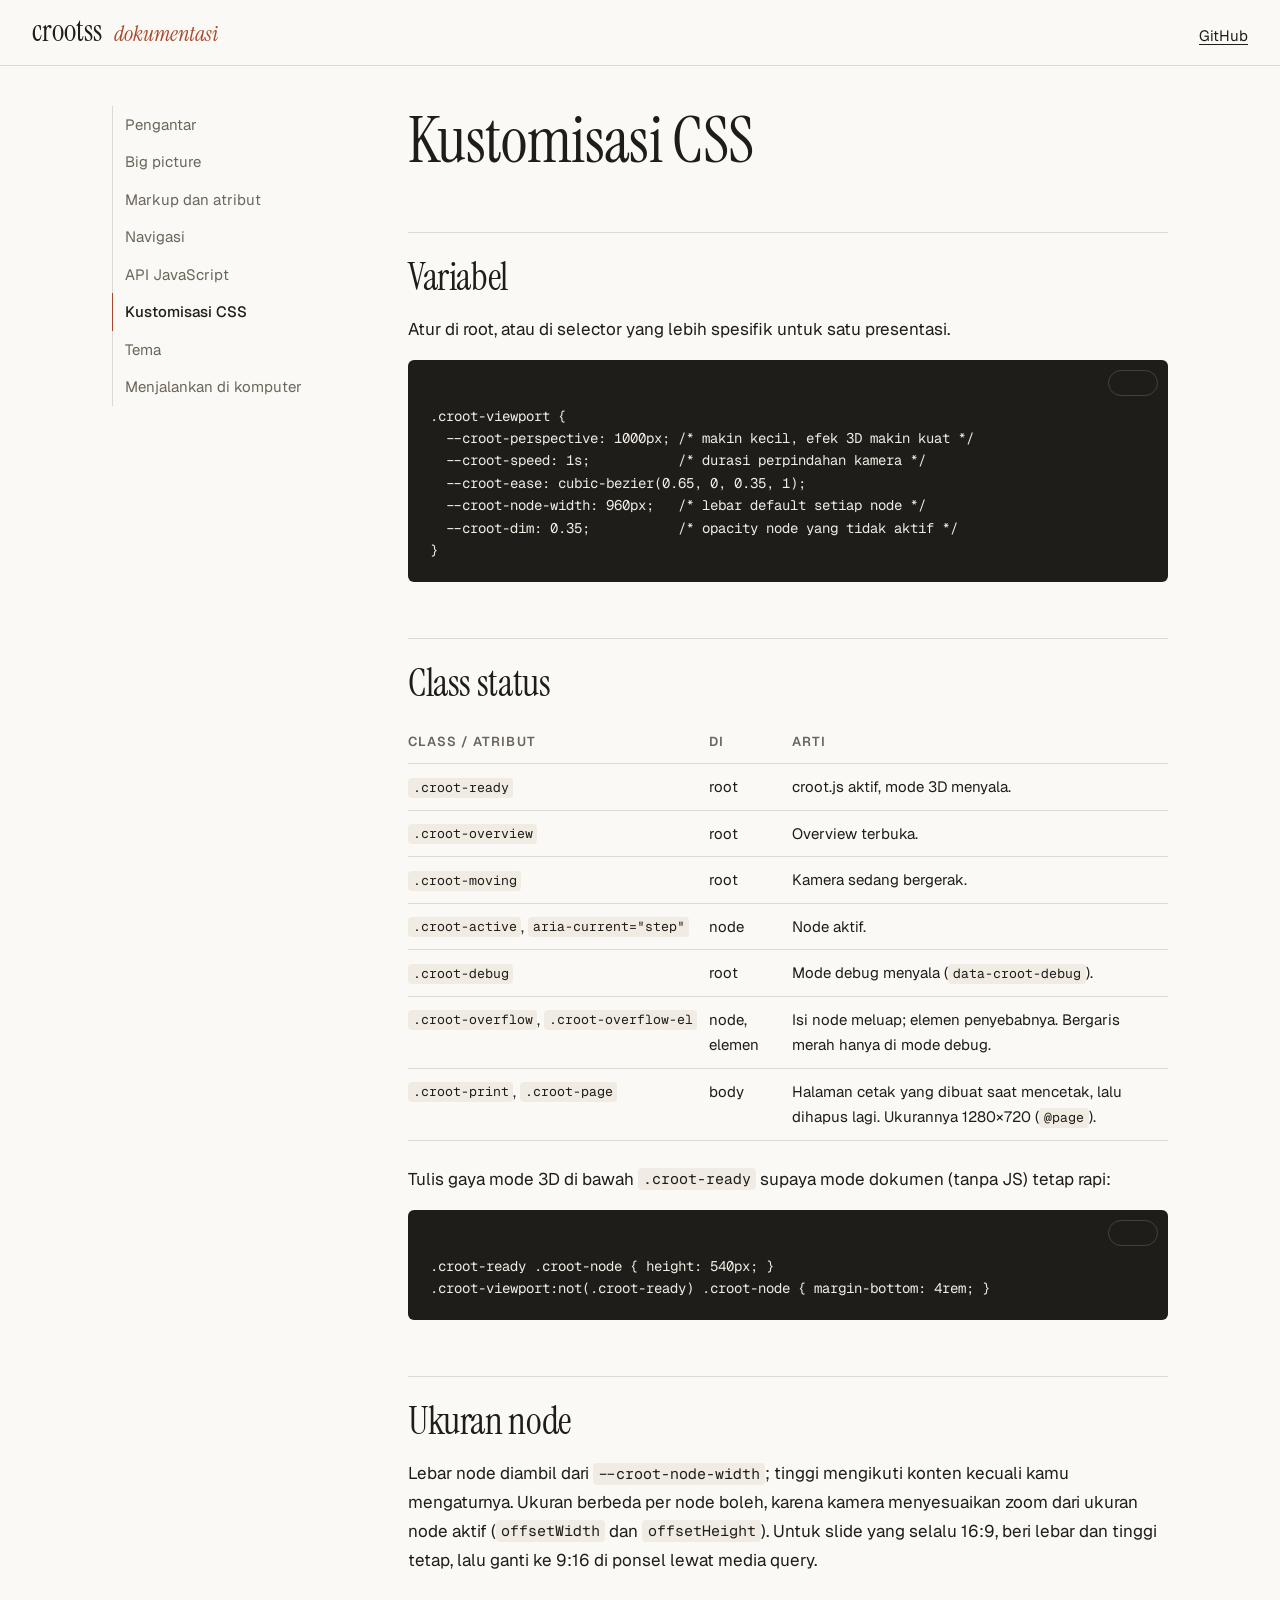
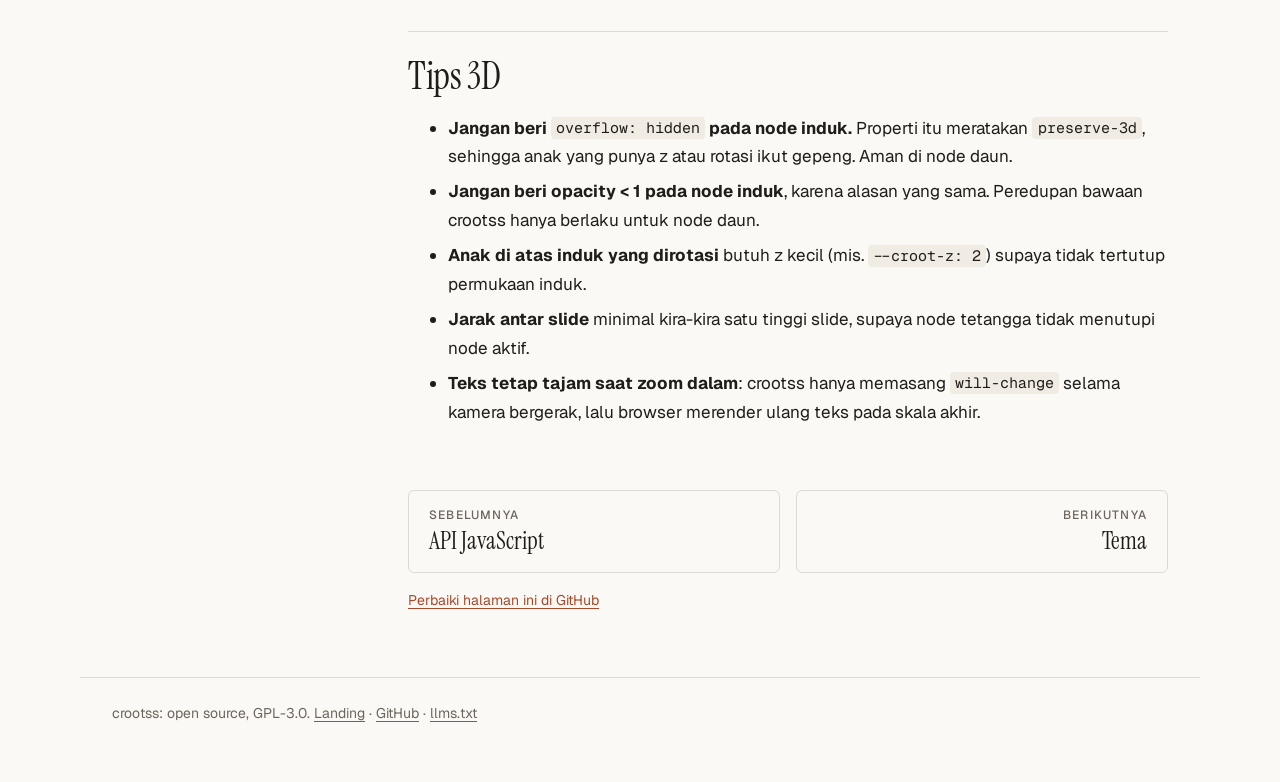
<file: css/index.html>
<!DOCTYPE html>
<html lang="id">
<head>
  <meta charset="UTF-8">
  <meta name="viewport" content="width=device-width, initial-scale=1.0">
  <title>Kustomisasi CSS | crootss</title>
  <meta name="description" content="Variabel CSS crootss (perspective, kecepatan, easing, lebar node, peredupan), class status, dan tips menyusun slide 3D yang tajam.">
  <link rel="canonical" href="https://crootss.if.co.id/docs/css/">
  <meta name="robots" content="index, follow, max-image-preview:large">
  <meta name="theme-color" content="#fbf9f5" media="(prefers-color-scheme: light)">
  <meta name="theme-color" content="#161513" media="(prefers-color-scheme: dark)">
  <meta property="og:type" content="article">
  <meta property="og:site_name" content="crootss">
  <meta property="og:locale" content="id_ID">
  <meta property="og:url" content="https://crootss.if.co.id/docs/css/">
  <meta property="og:title" content="Kustomisasi CSS | crootss">
  <meta property="og:description" content="Variabel CSS crootss (perspective, kecepatan, easing, lebar node, peredupan), class status, dan tips menyusun slide 3D yang tajam.">
  <meta property="og:image" content="https://crootss.if.co.id/og.png">
  <meta name="twitter:card" content="summary_large_image">
  <link rel="icon" href="https://crootss.if.co.id/favicon.ico">
  <link rel="alternate" type="text/markdown" href="https://crootss.if.co.id/llms.txt" title="crootss untuk LLM">
  <script type="application/ld+json">
{
  "@context": "https://schema.org",
  "@graph": [
    {
      "@type": "TechArticle",
      "@id": "https://crootss.if.co.id/docs/css/#article",
      "headline": "Kustomisasi CSS",
      "description": "Variabel CSS crootss (perspective, kecepatan, easing, lebar node, peredupan), class status, dan tips menyusun slide 3D yang tajam.",
      "url": "https://crootss.if.co.id/docs/css/",
      "inLanguage": "id",
      "isPartOf": {
        "@type": "WebSite",
        "@id": "https://crootss.if.co.id/#website"
      },
      "about": {
        "@id": "https://crootss.if.co.id/#software"
      },
      "publisher": {
        "@type": "Organization",
        "name": "crootss",
        "url": "https://crootss.if.co.id/"
      }
    },
    {
      "@type": "BreadcrumbList",
      "itemListElement": [
        {
          "@type": "ListItem",
          "position": 1,
          "name": "crootss",
          "item": "https://crootss.if.co.id/"
        },
        {
          "@type": "ListItem",
          "position": 2,
          "name": "Dokumentasi",
          "item": "https://crootss.if.co.id/docs/"
        },
        {
          "@type": "ListItem",
          "position": 3,
          "name": "Kustomisasi CSS",
          "item": "https://crootss.if.co.id/docs/css/"
        }
      ]
    }
  ]
}
  </script>
  <link rel="preconnect" href="https://fonts.googleapis.com">
  <link rel="preconnect" href="https://fonts.gstatic.com" crossorigin>
  <link rel="stylesheet" href="../docs.css">
  <script type="module" src="../docs.js"></script>
</head>
<body>
<a class="skip" href="#isi-halaman">Lompat ke isi</a>
<header class="top">
  <a class="brand" href="https://crootss.if.co.id/">crootss</a>
  <a class="brand-sub" href="../">dokumentasi</a>
  <nav class="top-links" aria-label="Tautan luar">
    <a href="https://github.com/crootss/crootss">GitHub</a>
  </nav>
</header>
<div class="layout">
  <nav class="side" aria-label="Dokumentasi">
    <ul>
      <li><a href="../">Pengantar</a></li>
      <li><a href="../big-picture/">Big picture</a></li>
      <li><a href="../markup/">Markup dan atribut</a></li>
      <li><a href="../navigasi/">Navigasi</a></li>
      <li><a href="../api/">API JavaScript</a></li>
      <li><a href="../css/" aria-current="page">Kustomisasi CSS</a></li>
      <li><a href="../tema/">Tema</a></li>
      <li><a href="../lokal/">Menjalankan di komputer</a></li>
    </ul>
  </nav>
  <main id="isi-halaman">
    <article>
      <h1>Kustomisasi CSS</h1>
<h2 id="variabel">Variabel</h2>
<p>Atur di root, atau di selector yang lebih spesifik untuk satu presentasi.</p>
<pre><code class="language-css">.croot-viewport {
  --croot-perspective: 1000px; /* makin kecil, efek 3D makin kuat */
  --croot-speed: 1s;           /* durasi perpindahan kamera */
  --croot-ease: cubic-bezier(0.65, 0, 0.35, 1);
  --croot-node-width: 960px;   /* lebar default setiap node */
  --croot-dim: 0.35;           /* opacity node yang tidak aktif */
}</code></pre>

<h2 id="status">Class status</h2>
<table>
  <thead><tr><th>Class / atribut</th><th>Di</th><th>Arti</th></tr></thead>
  <tbody>
    <tr><td><code>.croot-ready</code></td><td>root</td><td>croot.js aktif, mode 3D menyala.</td></tr>
    <tr><td><code>.croot-overview</code></td><td>root</td><td>Overview terbuka.</td></tr>
    <tr><td><code>.croot-moving</code></td><td>root</td><td>Kamera sedang bergerak.</td></tr>
    <tr><td><code>.croot-active</code>, <code>aria-current=&quot;step&quot;</code></td><td>node</td><td>Node aktif.</td></tr>
    <tr><td><code>.croot-debug</code></td><td>root</td><td>Mode debug menyala (<code>data-croot-debug</code>).</td></tr>
    <tr><td><code>.croot-overflow</code>, <code>.croot-overflow-el</code></td><td>node, elemen</td><td>Isi node meluap; elemen penyebabnya. Bergaris merah hanya di mode debug.</td></tr>
    <tr><td><code>.croot-print</code>, <code>.croot-page</code></td><td>body</td><td>Halaman cetak yang dibuat saat mencetak, lalu dihapus lagi. Ukurannya 1280×720 (<code>@page</code>).</td></tr>
  </tbody>
</table>
<p>Tulis gaya mode 3D di bawah <code>.croot-ready</code> supaya mode dokumen (tanpa JS) tetap rapi:</p>
<pre><code class="language-css">.croot-ready .croot-node { height: 540px; }
.croot-viewport:not(.croot-ready) .croot-node { margin-bottom: 4rem; }</code></pre>

<h2 id="ukuran">Ukuran node</h2>
<p>Lebar node diambil dari <code>--croot-node-width</code>; tinggi mengikuti konten kecuali kamu mengaturnya. Ukuran berbeda per node boleh, karena kamera menyesuaikan zoom dari ukuran node aktif (<code>offsetWidth</code> dan <code>offsetHeight</code>). Untuk slide yang selalu 16:9, beri lebar dan tinggi tetap, lalu ganti ke 9:16 di ponsel lewat media query.</p>

<h2 id="tips">Tips 3D</h2>
<ul>
  <li><strong>Jangan beri <code>overflow: hidden</code> pada node induk.</strong> Properti itu meratakan <code>preserve-3d</code>, sehingga anak yang punya z atau rotasi ikut gepeng. Aman di node daun.</li>
  <li><strong>Jangan beri opacity &lt; 1 pada node induk</strong>, karena alasan yang sama. Peredupan bawaan crootss hanya berlaku untuk node daun.</li>
  <li><strong>Anak di atas induk yang dirotasi</strong> butuh z kecil (mis. <code>--croot-z: 2</code>) supaya tidak tertutup permukaan induk.</li>
  <li><strong>Jarak antar slide</strong> minimal kira-kira satu tinggi slide, supaya node tetangga tidak menutupi node aktif.</li>
  <li><strong>Teks tetap tajam saat zoom dalam</strong>: crootss hanya memasang <code>will-change</code> selama kamera bergerak, lalu browser merender ulang teks pada skala akhir.</li>
</ul>
    </article>
    <nav class="pager" aria-label="Halaman">
      <a class="prev" href="../api/" rel="prev"><span>Sebelumnya</span>API JavaScript</a>
<a class="next" href="../tema/" rel="next"><span>Berikutnya</span>Tema</a>
    </nav>
    <p class="edit"><a href="https://github.com/crootss/docs/edit/main/css/index.html">Perbaiki halaman ini di GitHub</a></p>
  </main>
</div>
<footer class="foot">
  <p>crootss: open source, GPL-3.0. <a href="https://crootss.if.co.id/">Landing</a> · <a href="https://github.com/crootss">GitHub</a> · <a href="https://crootss.if.co.id/llms.txt">llms.txt</a></p>
</footer>
</body>
</html>
</file>
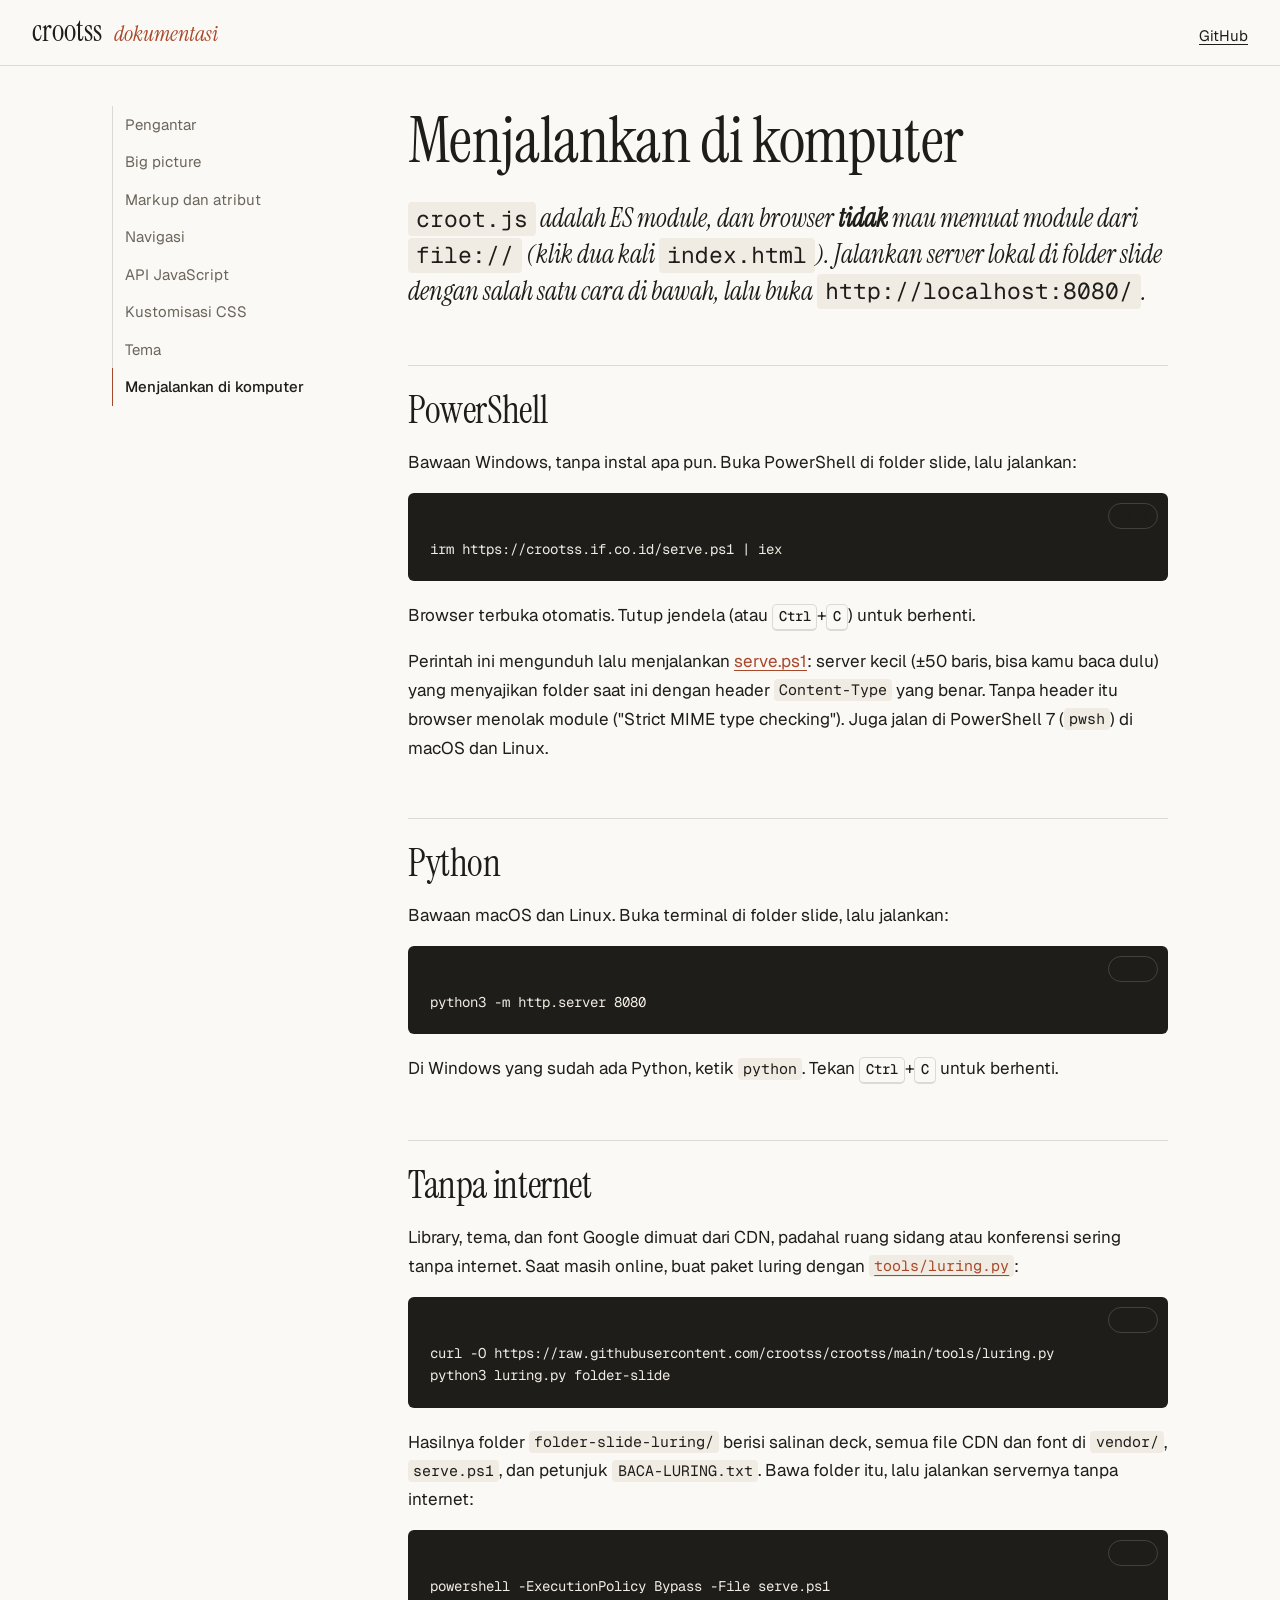
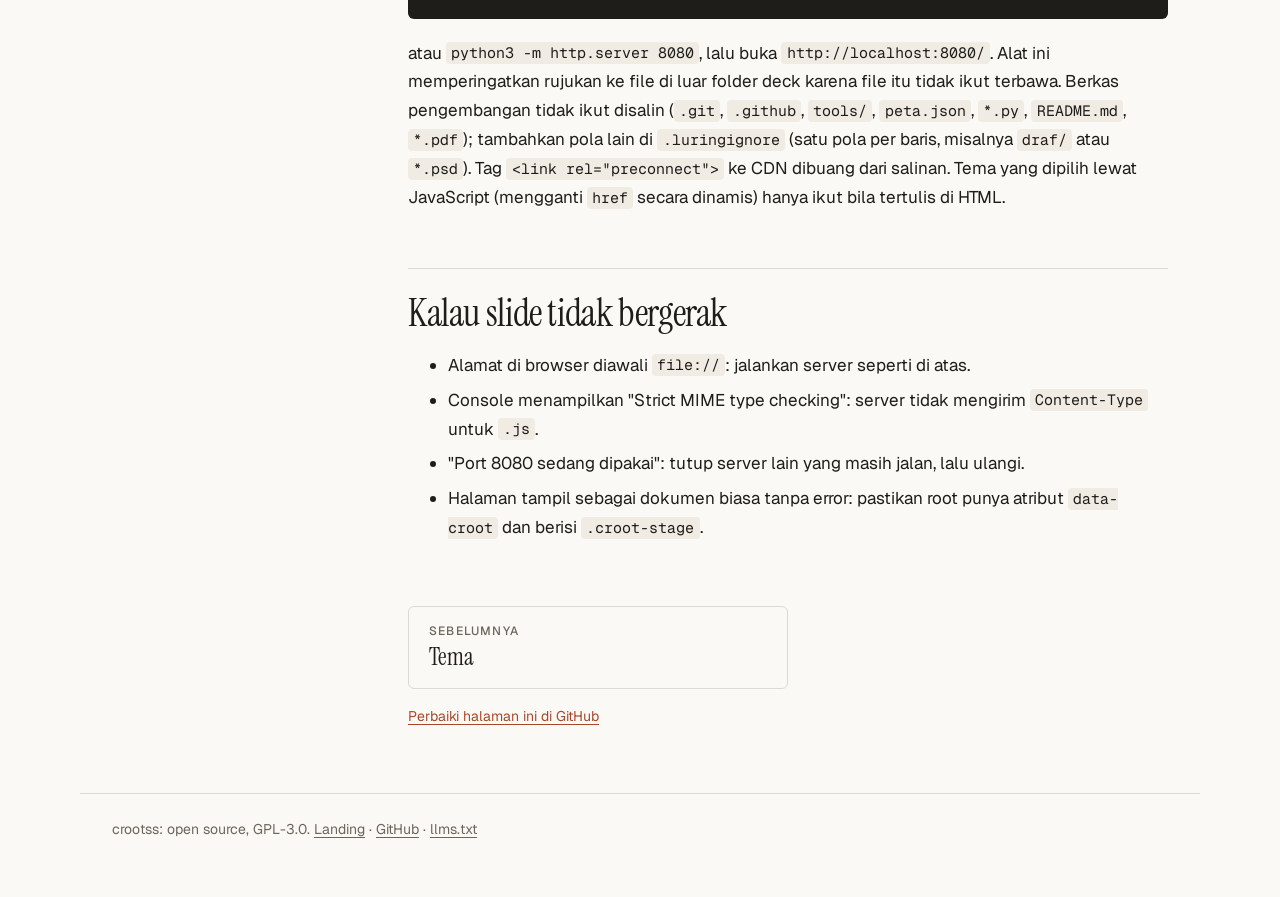
<file: lokal/index.html>
<!DOCTYPE html>
<html lang="id">
<head>
  <meta charset="UTF-8">
  <meta name="viewport" content="width=device-width, initial-scale=1.0">
  <title>Menjalankan di komputer | crootss</title>
  <meta name="description" content="Cara membuka presentasi crootss di komputer sendiri dengan satu perintah: PowerShell (bawaan Windows) atau Python (bawaan macOS dan Linux), serta alasan file:// tidak bisa dipakai.">
  <link rel="canonical" href="https://crootss.if.co.id/docs/lokal/">
  <meta name="robots" content="index, follow, max-image-preview:large">
  <meta name="theme-color" content="#fbf9f5" media="(prefers-color-scheme: light)">
  <meta name="theme-color" content="#161513" media="(prefers-color-scheme: dark)">
  <meta property="og:type" content="article">
  <meta property="og:site_name" content="crootss">
  <meta property="og:locale" content="id_ID">
  <meta property="og:url" content="https://crootss.if.co.id/docs/lokal/">
  <meta property="og:title" content="Menjalankan di komputer | crootss">
  <meta property="og:description" content="Cara membuka presentasi crootss di komputer sendiri dengan satu perintah: PowerShell (bawaan Windows) atau Python (bawaan macOS dan Linux), serta alasan file:// tidak bisa dipakai.">
  <meta property="og:image" content="https://crootss.if.co.id/og.png">
  <meta name="twitter:card" content="summary_large_image">
  <link rel="icon" href="https://crootss.if.co.id/favicon.ico">
  <link rel="alternate" type="text/markdown" href="https://crootss.if.co.id/llms.txt" title="crootss untuk LLM">
  <script type="application/ld+json">
{
  "@context": "https://schema.org",
  "@graph": [
    {
      "@type": "TechArticle",
      "@id": "https://crootss.if.co.id/docs/lokal/#article",
      "headline": "Menjalankan di komputer",
      "description": "Cara membuka presentasi crootss di komputer sendiri dengan satu perintah: PowerShell (bawaan Windows) atau Python (bawaan macOS dan Linux), serta alasan file:// tidak bisa dipakai.",
      "url": "https://crootss.if.co.id/docs/lokal/",
      "inLanguage": "id",
      "isPartOf": {
        "@type": "WebSite",
        "@id": "https://crootss.if.co.id/#website"
      },
      "about": {
        "@id": "https://crootss.if.co.id/#software"
      },
      "publisher": {
        "@type": "Organization",
        "name": "crootss",
        "url": "https://crootss.if.co.id/"
      }
    },
    {
      "@type": "BreadcrumbList",
      "itemListElement": [
        {
          "@type": "ListItem",
          "position": 1,
          "name": "crootss",
          "item": "https://crootss.if.co.id/"
        },
        {
          "@type": "ListItem",
          "position": 2,
          "name": "Dokumentasi",
          "item": "https://crootss.if.co.id/docs/"
        },
        {
          "@type": "ListItem",
          "position": 3,
          "name": "Menjalankan di komputer",
          "item": "https://crootss.if.co.id/docs/lokal/"
        }
      ]
    }
  ]
}
  </script>
  <link rel="preconnect" href="https://fonts.googleapis.com">
  <link rel="preconnect" href="https://fonts.gstatic.com" crossorigin>
  <link rel="stylesheet" href="../docs.css">
  <script type="module" src="../docs.js"></script>
</head>
<body>
<a class="skip" href="#isi-halaman">Lompat ke isi</a>
<header class="top">
  <a class="brand" href="https://crootss.if.co.id/">crootss</a>
  <a class="brand-sub" href="../">dokumentasi</a>
  <nav class="top-links" aria-label="Tautan luar">
    <a href="https://github.com/crootss/crootss">GitHub</a>
  </nav>
</header>
<div class="layout">
  <nav class="side" aria-label="Dokumentasi">
    <ul>
      <li><a href="../">Pengantar</a></li>
      <li><a href="../big-picture/">Big picture</a></li>
      <li><a href="../markup/">Markup dan atribut</a></li>
      <li><a href="../navigasi/">Navigasi</a></li>
      <li><a href="../api/">API JavaScript</a></li>
      <li><a href="../css/">Kustomisasi CSS</a></li>
      <li><a href="../tema/">Tema</a></li>
      <li><a href="../lokal/" aria-current="page">Menjalankan di komputer</a></li>
    </ul>
  </nav>
  <main id="isi-halaman">
    <article>
      <h1>Menjalankan di komputer</h1>
<p class="lead"><code>croot.js</code> adalah ES module, dan browser <strong>tidak</strong> mau memuat module dari <code>file://</code> (klik dua kali <code>index.html</code>). Jalankan server lokal di folder slide dengan salah satu cara di bawah, lalu buka <code>http://localhost:8080/</code>.</p>

<h2 id="powershell">PowerShell</h2>
<p>Bawaan Windows, tanpa instal apa pun. Buka PowerShell di folder slide, lalu jalankan:</p>
<pre><code class="language-powershell">irm https://crootss.if.co.id/serve.ps1 | iex</code></pre>
<p>Browser terbuka otomatis. Tutup jendela (atau <kbd>Ctrl</kbd>+<kbd>C</kbd>) untuk berhenti.</p>
<p>Perintah ini mengunduh lalu menjalankan <a href="https://crootss.if.co.id/serve.ps1">serve.ps1</a>: server kecil (±50 baris, bisa kamu baca dulu) yang menyajikan folder saat ini dengan header <code>Content-Type</code> yang benar. Tanpa header itu browser menolak module ("Strict MIME type checking"). Juga jalan di PowerShell 7 (<code>pwsh</code>) di macOS dan Linux.</p>

<h2 id="python">Python</h2>
<p>Bawaan macOS dan Linux. Buka terminal di folder slide, lalu jalankan:</p>
<pre><code class="language-sh">python3 -m http.server 8080</code></pre>
<p>Di Windows yang sudah ada Python, ketik <code>python</code>. Tekan <kbd>Ctrl</kbd>+<kbd>C</kbd> untuk berhenti.</p>

<h2 id="luring">Tanpa internet</h2>
<p>Library, tema, dan font Google dimuat dari CDN, padahal ruang sidang atau konferensi sering tanpa internet. Saat masih online, buat paket luring dengan <a href="https://github.com/crootss/crootss/blob/main/tools/luring.py"><code>tools/luring.py</code></a>:</p>
<pre><code class="language-sh">curl -O https://raw.githubusercontent.com/crootss/crootss/main/tools/luring.py
python3 luring.py folder-slide</code></pre>
<p>Hasilnya folder <code>folder-slide-luring/</code> berisi salinan deck, semua file CDN dan font di <code>vendor/</code>, <code>serve.ps1</code>, dan petunjuk <code>BACA-LURING.txt</code>. Bawa folder itu, lalu jalankan servernya tanpa internet:</p>
<pre><code class="language-powershell">powershell -ExecutionPolicy Bypass -File serve.ps1</code></pre>
<p>atau <code>python3 -m http.server 8080</code>, lalu buka <code>http://localhost:8080/</code>. Alat ini memperingatkan rujukan ke file di luar folder deck karena file itu tidak ikut terbawa. Berkas pengembangan tidak ikut disalin (<code>.git</code>, <code>.github</code>, <code>tools/</code>, <code>peta.json</code>, <code>*.py</code>, <code>README.md</code>, <code>*.pdf</code>); tambahkan pola lain di <code>.luringignore</code> (satu pola per baris, misalnya <code>draf/</code> atau <code>*.psd</code>). Tag <code>&lt;link rel=&quot;preconnect&quot;&gt;</code> ke CDN dibuang dari salinan. Tema yang dipilih lewat JavaScript (mengganti <code>href</code> secara dinamis) hanya ikut bila tertulis di HTML.</p>

<h2 id="masalah">Kalau slide tidak bergerak</h2>
<ul>
  <li>Alamat di browser diawali <code>file://</code>: jalankan server seperti di atas.</li>
  <li>Console menampilkan "Strict MIME type checking": server tidak mengirim <code>Content-Type</code> untuk <code>.js</code>.</li>
  <li>"Port 8080 sedang dipakai": tutup server lain yang masih jalan, lalu ulangi.</li>
  <li>Halaman tampil sebagai dokumen biasa tanpa error: pastikan root punya atribut <code>data-croot</code> dan berisi <code>.croot-stage</code>.</li>
</ul>
    </article>
    <nav class="pager" aria-label="Halaman">
      <a class="prev" href="../tema/" rel="prev"><span>Sebelumnya</span>Tema</a>
    </nav>
    <p class="edit"><a href="https://github.com/crootss/docs/edit/main/lokal/index.html">Perbaiki halaman ini di GitHub</a></p>
  </main>
</div>
<footer class="foot">
  <p>crootss: open source, GPL-3.0. <a href="https://crootss.if.co.id/">Landing</a> · <a href="https://github.com/crootss">GitHub</a> · <a href="https://crootss.if.co.id/llms.txt">llms.txt</a></p>
</footer>
</body>
</html>
</file>
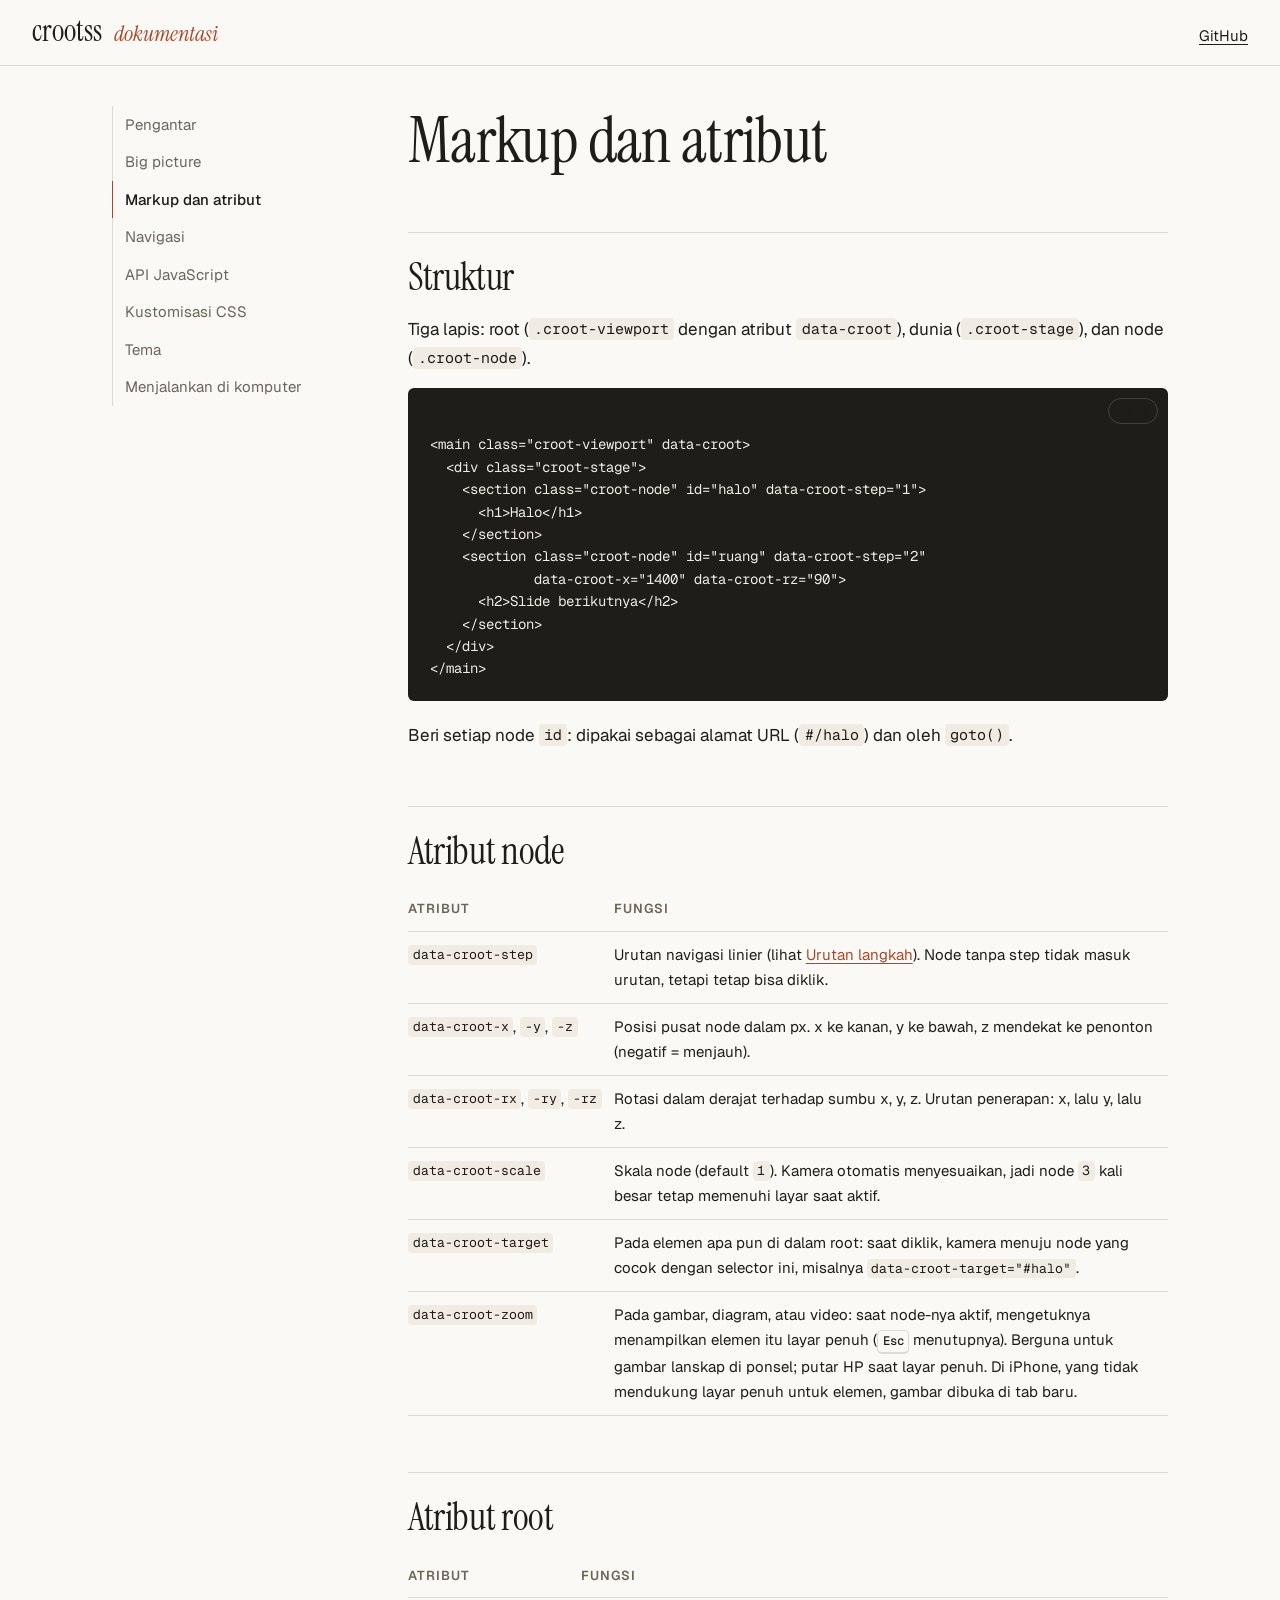
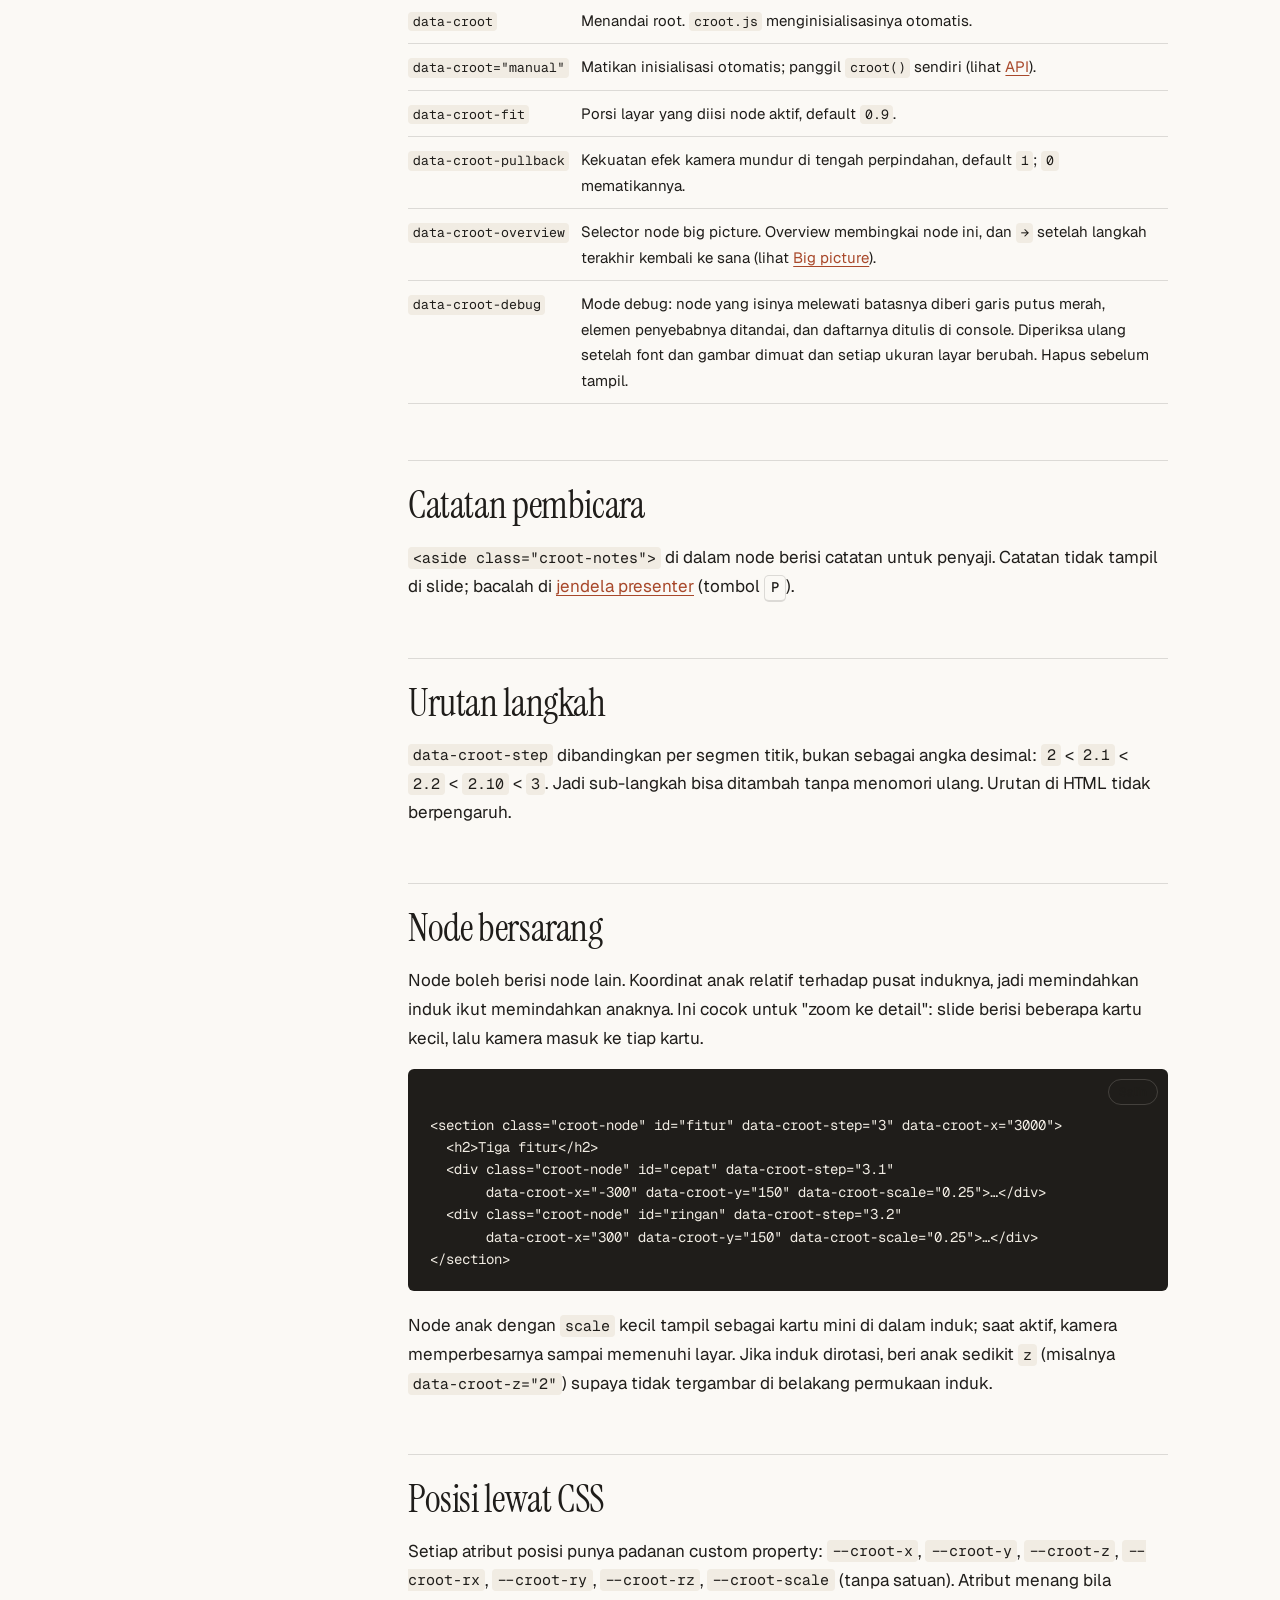
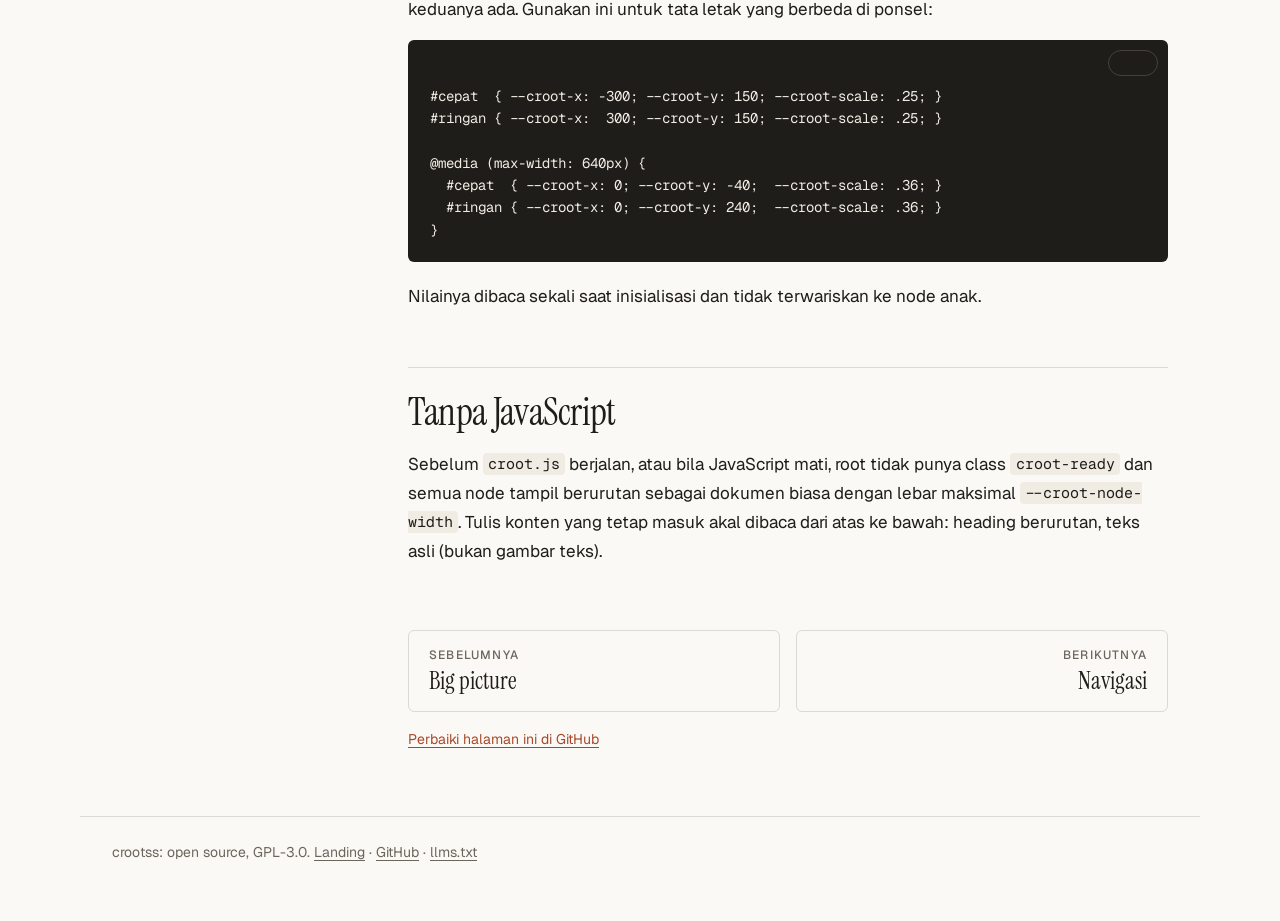
<file: markup/index.html>
<!DOCTYPE html>
<html lang="id">
<head>
  <meta charset="UTF-8">
  <meta name="viewport" content="width=device-width, initial-scale=1.0">
  <title>Markup dan atribut | crootss</title>
  <meta name="description" content="Struktur HTML presentasi crootss dan atribut data-croot-* untuk posisi, rotasi, skala, urutan langkah, node bersarang, dan tautan antar-node.">
  <link rel="canonical" href="https://crootss.if.co.id/docs/markup/">
  <meta name="robots" content="index, follow, max-image-preview:large">
  <meta name="theme-color" content="#fbf9f5" media="(prefers-color-scheme: light)">
  <meta name="theme-color" content="#161513" media="(prefers-color-scheme: dark)">
  <meta property="og:type" content="article">
  <meta property="og:site_name" content="crootss">
  <meta property="og:locale" content="id_ID">
  <meta property="og:url" content="https://crootss.if.co.id/docs/markup/">
  <meta property="og:title" content="Markup dan atribut | crootss">
  <meta property="og:description" content="Struktur HTML presentasi crootss dan atribut data-croot-* untuk posisi, rotasi, skala, urutan langkah, node bersarang, dan tautan antar-node.">
  <meta property="og:image" content="https://crootss.if.co.id/og.png">
  <meta name="twitter:card" content="summary_large_image">
  <link rel="icon" href="https://crootss.if.co.id/favicon.ico">
  <link rel="alternate" type="text/markdown" href="https://crootss.if.co.id/llms.txt" title="crootss untuk LLM">
  <script type="application/ld+json">
{
  "@context": "https://schema.org",
  "@graph": [
    {
      "@type": "TechArticle",
      "@id": "https://crootss.if.co.id/docs/markup/#article",
      "headline": "Markup dan atribut",
      "description": "Struktur HTML presentasi crootss dan atribut data-croot-* untuk posisi, rotasi, skala, urutan langkah, node bersarang, dan tautan antar-node.",
      "url": "https://crootss.if.co.id/docs/markup/",
      "inLanguage": "id",
      "isPartOf": {
        "@type": "WebSite",
        "@id": "https://crootss.if.co.id/#website"
      },
      "about": {
        "@id": "https://crootss.if.co.id/#software"
      },
      "publisher": {
        "@type": "Organization",
        "name": "crootss",
        "url": "https://crootss.if.co.id/"
      }
    },
    {
      "@type": "BreadcrumbList",
      "itemListElement": [
        {
          "@type": "ListItem",
          "position": 1,
          "name": "crootss",
          "item": "https://crootss.if.co.id/"
        },
        {
          "@type": "ListItem",
          "position": 2,
          "name": "Dokumentasi",
          "item": "https://crootss.if.co.id/docs/"
        },
        {
          "@type": "ListItem",
          "position": 3,
          "name": "Markup dan atribut",
          "item": "https://crootss.if.co.id/docs/markup/"
        }
      ]
    }
  ]
}
  </script>
  <link rel="preconnect" href="https://fonts.googleapis.com">
  <link rel="preconnect" href="https://fonts.gstatic.com" crossorigin>
  <link rel="stylesheet" href="../docs.css">
  <script type="module" src="../docs.js"></script>
</head>
<body>
<a class="skip" href="#isi-halaman">Lompat ke isi</a>
<header class="top">
  <a class="brand" href="https://crootss.if.co.id/">crootss</a>
  <a class="brand-sub" href="../">dokumentasi</a>
  <nav class="top-links" aria-label="Tautan luar">
    <a href="https://github.com/crootss/crootss">GitHub</a>
  </nav>
</header>
<div class="layout">
  <nav class="side" aria-label="Dokumentasi">
    <ul>
      <li><a href="../">Pengantar</a></li>
      <li><a href="../big-picture/">Big picture</a></li>
      <li><a href="../markup/" aria-current="page">Markup dan atribut</a></li>
      <li><a href="../navigasi/">Navigasi</a></li>
      <li><a href="../api/">API JavaScript</a></li>
      <li><a href="../css/">Kustomisasi CSS</a></li>
      <li><a href="../tema/">Tema</a></li>
      <li><a href="../lokal/">Menjalankan di komputer</a></li>
    </ul>
  </nav>
  <main id="isi-halaman">
    <article>
      <h1>Markup dan atribut</h1>
<h2 id="struktur">Struktur</h2>
<p>Tiga lapis: root (<code>.croot-viewport</code> dengan atribut <code>data-croot</code>), dunia (<code>.croot-stage</code>), dan node (<code>.croot-node</code>).</p>
<pre><code class="language-html">&lt;main class=&quot;croot-viewport&quot; data-croot&gt;
  &lt;div class=&quot;croot-stage&quot;&gt;
    &lt;section class=&quot;croot-node&quot; id=&quot;halo&quot; data-croot-step=&quot;1&quot;&gt;
      &lt;h1&gt;Halo&lt;/h1&gt;
    &lt;/section&gt;
    &lt;section class=&quot;croot-node&quot; id=&quot;ruang&quot; data-croot-step=&quot;2&quot;
             data-croot-x=&quot;1400&quot; data-croot-rz=&quot;90&quot;&gt;
      &lt;h2&gt;Slide berikutnya&lt;/h2&gt;
    &lt;/section&gt;
  &lt;/div&gt;
&lt;/main&gt;</code></pre>
<p>Beri setiap node <code>id</code>: dipakai sebagai alamat URL (<code>#/halo</code>) dan oleh <code>goto()</code>.</p>

<h2 id="atribut">Atribut node</h2>
<table>
  <thead><tr><th>Atribut</th><th>Fungsi</th></tr></thead>
  <tbody>
    <tr><td><code>data-croot-step</code></td><td>Urutan navigasi linier (lihat <a href="#urutan">Urutan langkah</a>). Node tanpa step tidak masuk urutan, tetapi tetap bisa diklik.</td></tr>
    <tr><td><code>data-croot-x</code>, <code>-y</code>, <code>-z</code></td><td>Posisi pusat node dalam px. x ke kanan, y ke bawah, z mendekat ke penonton (negatif = menjauh).</td></tr>
    <tr><td><code>data-croot-rx</code>, <code>-ry</code>, <code>-rz</code></td><td>Rotasi dalam derajat terhadap sumbu x, y, z. Urutan penerapan: x, lalu y, lalu z.</td></tr>
    <tr><td><code>data-croot-scale</code></td><td>Skala node (default <code>1</code>). Kamera otomatis menyesuaikan, jadi node <code>3</code> kali besar tetap memenuhi layar saat aktif.</td></tr>
    <tr><td><code>data-croot-target</code></td><td>Pada elemen apa pun di dalam root: saat diklik, kamera menuju node yang cocok dengan selector ini, misalnya <code>data-croot-target=&quot;#halo&quot;</code>.</td></tr>
    <tr><td><code>data-croot-zoom</code></td><td>Pada gambar, diagram, atau video: saat node-nya aktif, mengetuknya menampilkan elemen itu layar penuh (<kbd>Esc</kbd> menutupnya). Berguna untuk gambar lanskap di ponsel; putar HP saat layar penuh. Di iPhone, yang tidak mendukung layar penuh untuk elemen, gambar dibuka di tab baru.</td></tr>
  </tbody>
</table>

<h2 id="atribut-root">Atribut root</h2>
<table>
  <thead><tr><th>Atribut</th><th>Fungsi</th></tr></thead>
  <tbody>
    <tr><td><code>data-croot</code></td><td>Menandai root. <code>croot.js</code> menginisialisasinya otomatis.</td></tr>
    <tr><td><code>data-croot=&quot;manual&quot;</code></td><td>Matikan inisialisasi otomatis; panggil <code>croot()</code> sendiri (lihat <a href="../api/#manual">API</a>).</td></tr>
    <tr><td><code>data-croot-fit</code></td><td>Porsi layar yang diisi node aktif, default <code>0.9</code>.</td></tr>
    <tr><td><code>data-croot-pullback</code></td><td>Kekuatan efek kamera mundur di tengah perpindahan, default <code>1</code>; <code>0</code> mematikannya.</td></tr>
    <tr><td><code>data-croot-overview</code></td><td>Selector node big picture. Overview membingkai node ini, dan <code>→</code> setelah langkah terakhir kembali ke sana (lihat <a href="../big-picture/">Big picture</a>).</td></tr>
    <tr><td><code>data-croot-debug</code></td><td>Mode debug: node yang isinya melewati batasnya diberi garis putus merah, elemen penyebabnya ditandai, dan daftarnya ditulis di console. Diperiksa ulang setelah font dan gambar dimuat dan setiap ukuran layar berubah. Hapus sebelum tampil.</td></tr>
  </tbody>
</table>

<h2 id="catatan">Catatan pembicara</h2>
<p><code>&lt;aside class=&quot;croot-notes&quot;&gt;</code> di dalam node berisi catatan untuk penyaji. Catatan tidak tampil di slide; bacalah di <a href="../navigasi/#presenter">jendela presenter</a> (tombol <kbd>P</kbd>).</p>

<h2 id="urutan">Urutan langkah</h2>
<p><code>data-croot-step</code> dibandingkan per segmen titik, bukan sebagai angka desimal: <code>2</code> &lt; <code>2.1</code> &lt; <code>2.2</code> &lt; <code>2.10</code> &lt; <code>3</code>. Jadi sub-langkah bisa ditambah tanpa menomori ulang. Urutan di HTML tidak berpengaruh.</p>

<h2 id="bersarang">Node bersarang</h2>
<p>Node boleh berisi node lain. Koordinat anak relatif terhadap pusat induknya, jadi memindahkan induk ikut memindahkan anaknya. Ini cocok untuk "zoom ke detail": slide berisi beberapa kartu kecil, lalu kamera masuk ke tiap kartu.</p>
<pre><code class="language-html">&lt;section class=&quot;croot-node&quot; id=&quot;fitur&quot; data-croot-step=&quot;3&quot; data-croot-x=&quot;3000&quot;&gt;
  &lt;h2&gt;Tiga fitur&lt;/h2&gt;
  &lt;div class=&quot;croot-node&quot; id=&quot;cepat&quot; data-croot-step=&quot;3.1&quot;
       data-croot-x=&quot;-300&quot; data-croot-y=&quot;150&quot; data-croot-scale=&quot;0.25&quot;&gt;…&lt;/div&gt;
  &lt;div class=&quot;croot-node&quot; id=&quot;ringan&quot; data-croot-step=&quot;3.2&quot;
       data-croot-x=&quot;300&quot; data-croot-y=&quot;150&quot; data-croot-scale=&quot;0.25&quot;&gt;…&lt;/div&gt;
&lt;/section&gt;</code></pre>
<p>Node anak dengan <code>scale</code> kecil tampil sebagai kartu mini di dalam induk; saat aktif, kamera memperbesarnya sampai memenuhi layar. Jika induk dirotasi, beri anak sedikit <code>z</code> (misalnya <code>data-croot-z=&quot;2&quot;</code>) supaya tidak tergambar di belakang permukaan induk.</p>

<h2 id="custom-property">Posisi lewat CSS</h2>
<p>Setiap atribut posisi punya padanan custom property: <code>--croot-x</code>, <code>--croot-y</code>, <code>--croot-z</code>, <code>--croot-rx</code>, <code>--croot-ry</code>, <code>--croot-rz</code>, <code>--croot-scale</code> (tanpa satuan). Atribut menang bila keduanya ada. Gunakan ini untuk tata letak yang berbeda di ponsel:</p>
<pre><code class="language-css">#cepat  { --croot-x: -300; --croot-y: 150; --croot-scale: .25; }
#ringan { --croot-x:  300; --croot-y: 150; --croot-scale: .25; }

@media (max-width: 640px) {
  #cepat  { --croot-x: 0; --croot-y: -40;  --croot-scale: .36; }
  #ringan { --croot-x: 0; --croot-y: 240;  --croot-scale: .36; }
}</code></pre>
<p>Nilainya dibaca sekali saat inisialisasi dan tidak terwariskan ke node anak.</p>

<h2 id="tanpa-js">Tanpa JavaScript</h2>
<p>Sebelum <code>croot.js</code> berjalan, atau bila JavaScript mati, root tidak punya class <code>croot-ready</code> dan semua node tampil berurutan sebagai dokumen biasa dengan lebar maksimal <code>--croot-node-width</code>. Tulis konten yang tetap masuk akal dibaca dari atas ke bawah: heading berurutan, teks asli (bukan gambar teks).</p>
    </article>
    <nav class="pager" aria-label="Halaman">
      <a class="prev" href="../big-picture/" rel="prev"><span>Sebelumnya</span>Big picture</a>
<a class="next" href="../navigasi/" rel="next"><span>Berikutnya</span>Navigasi</a>
    </nav>
    <p class="edit"><a href="https://github.com/crootss/docs/edit/main/markup/index.html">Perbaiki halaman ini di GitHub</a></p>
  </main>
</div>
<footer class="foot">
  <p>crootss: open source, GPL-3.0. <a href="https://crootss.if.co.id/">Landing</a> · <a href="https://github.com/crootss">GitHub</a> · <a href="https://crootss.if.co.id/llms.txt">llms.txt</a></p>
</footer>
</body>
</html>
</file>
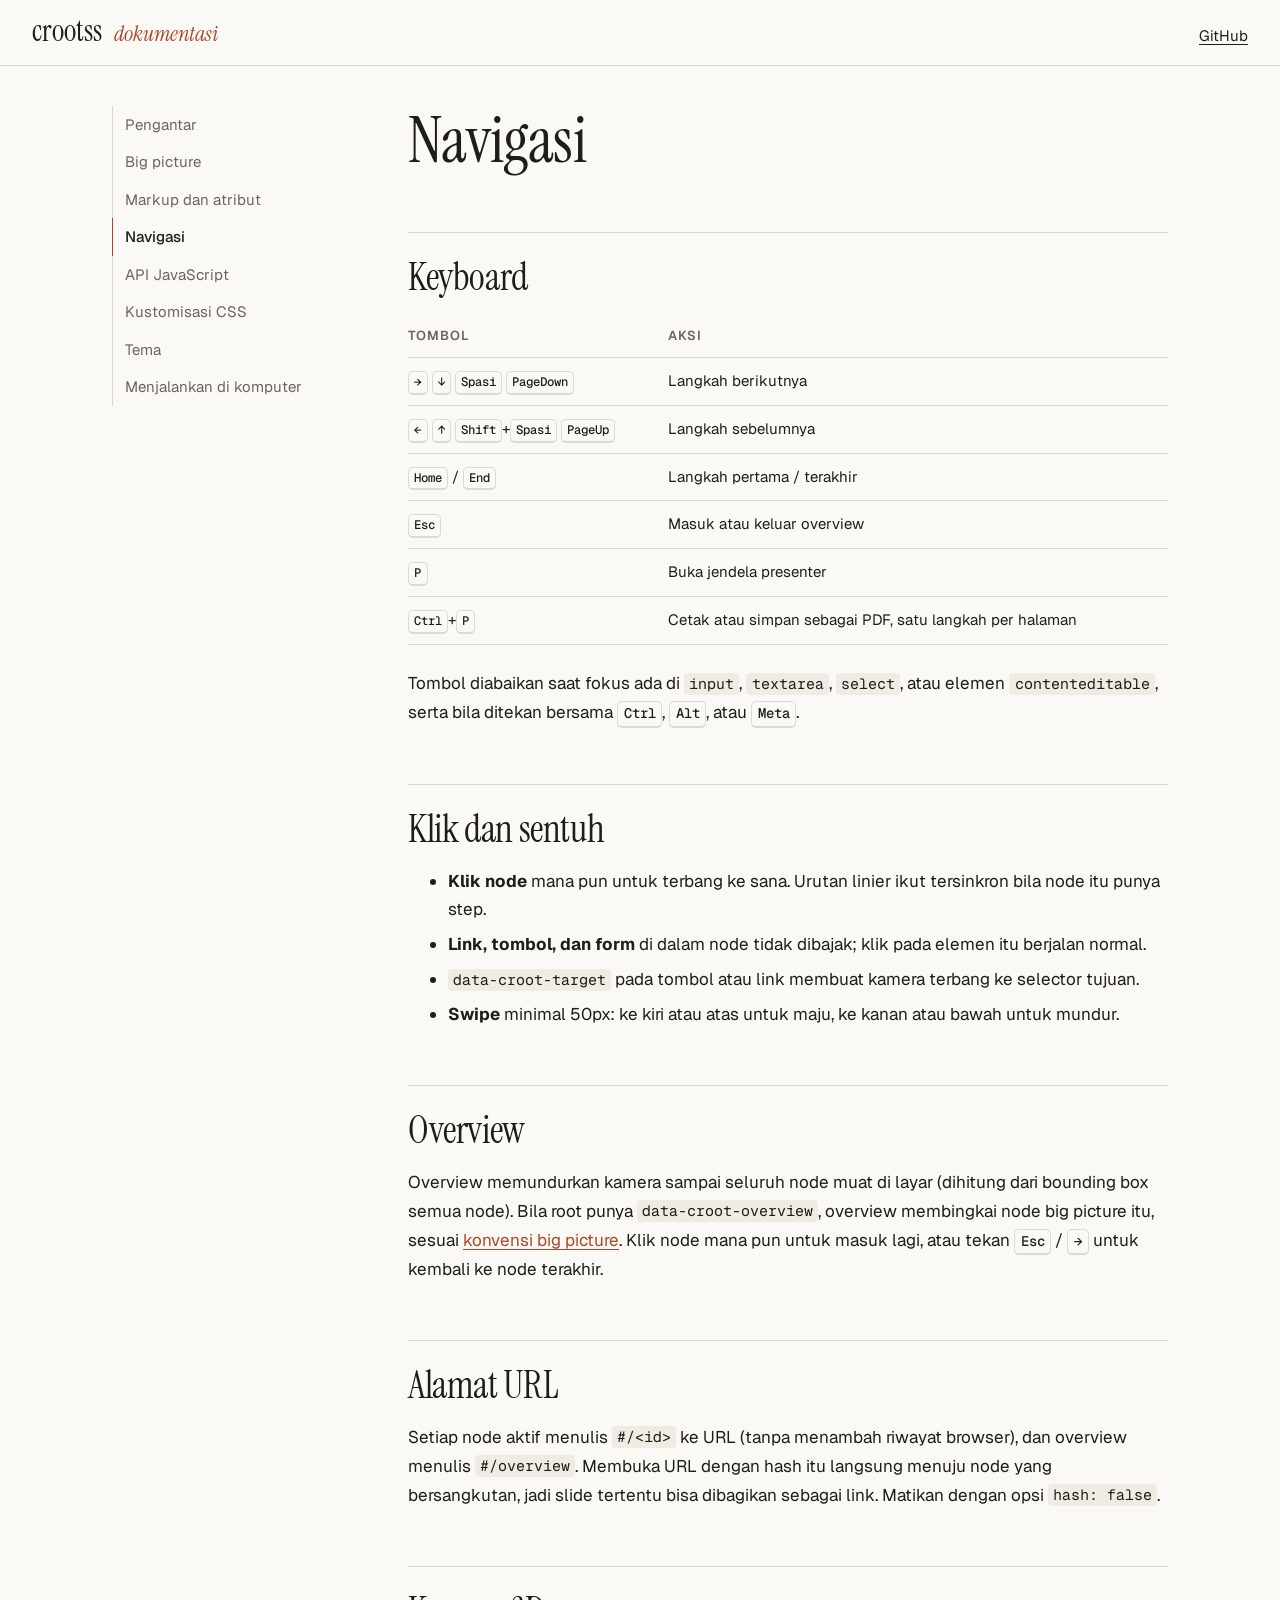
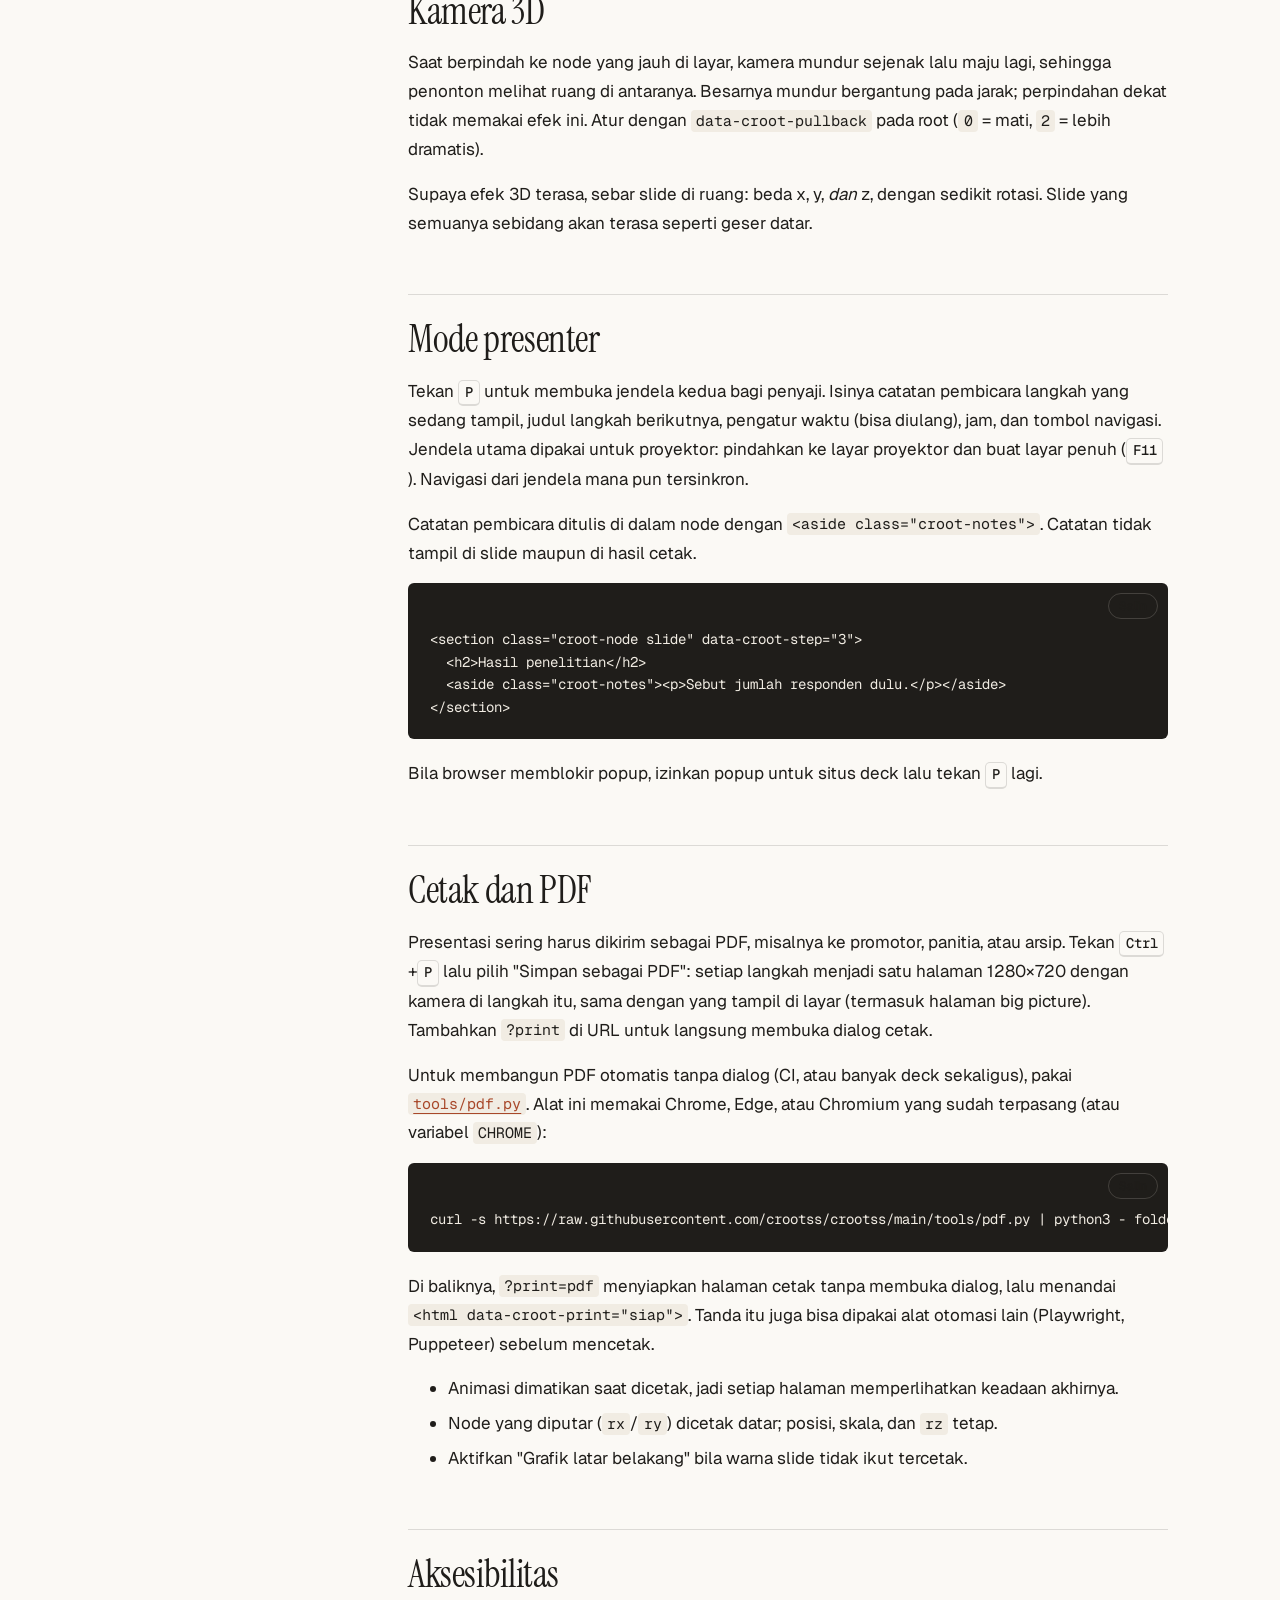
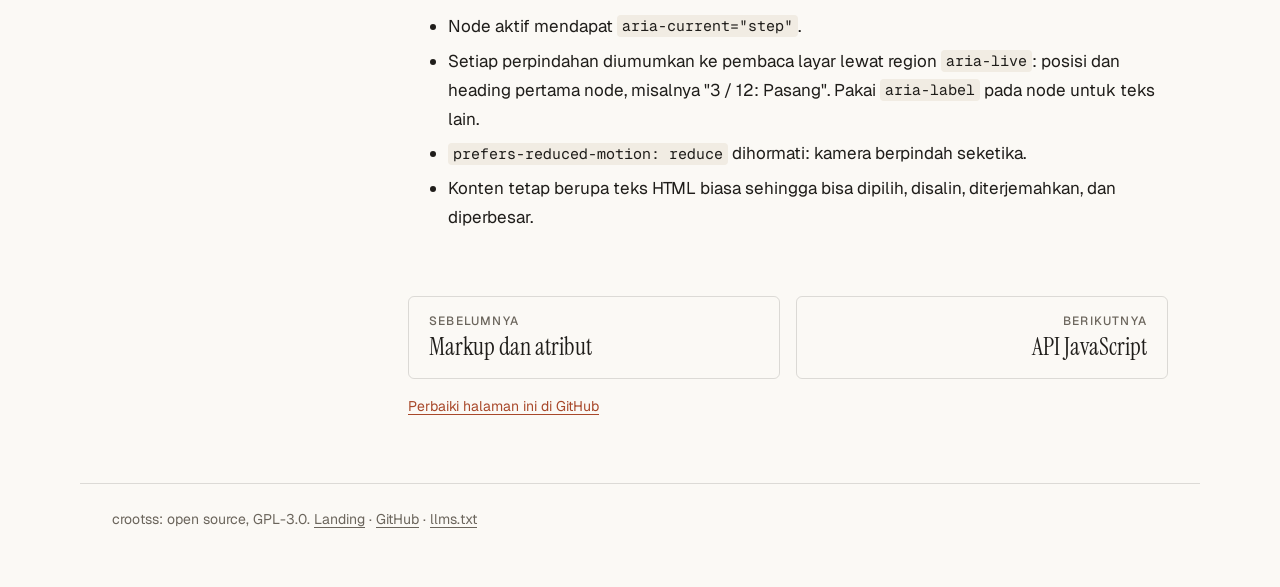
<file: navigasi/index.html>
<!DOCTYPE html>
<html lang="id">
<head>
  <meta charset="UTF-8">
  <meta name="viewport" content="width=device-width, initial-scale=1.0">
  <title>Navigasi | crootss</title>
  <meta name="description" content="Cara penonton bergerak di presentasi crootss: keyboard, klik, swipe, overview, alamat URL tiap slide, efek kamera 3D, dan aksesibilitas.">
  <link rel="canonical" href="https://crootss.if.co.id/docs/navigasi/">
  <meta name="robots" content="index, follow, max-image-preview:large">
  <meta name="theme-color" content="#fbf9f5" media="(prefers-color-scheme: light)">
  <meta name="theme-color" content="#161513" media="(prefers-color-scheme: dark)">
  <meta property="og:type" content="article">
  <meta property="og:site_name" content="crootss">
  <meta property="og:locale" content="id_ID">
  <meta property="og:url" content="https://crootss.if.co.id/docs/navigasi/">
  <meta property="og:title" content="Navigasi | crootss">
  <meta property="og:description" content="Cara penonton bergerak di presentasi crootss: keyboard, klik, swipe, overview, alamat URL tiap slide, efek kamera 3D, dan aksesibilitas.">
  <meta property="og:image" content="https://crootss.if.co.id/og.png">
  <meta name="twitter:card" content="summary_large_image">
  <link rel="icon" href="https://crootss.if.co.id/favicon.ico">
  <link rel="alternate" type="text/markdown" href="https://crootss.if.co.id/llms.txt" title="crootss untuk LLM">
  <script type="application/ld+json">
{
  "@context": "https://schema.org",
  "@graph": [
    {
      "@type": "TechArticle",
      "@id": "https://crootss.if.co.id/docs/navigasi/#article",
      "headline": "Navigasi",
      "description": "Cara penonton bergerak di presentasi crootss: keyboard, klik, swipe, overview, alamat URL tiap slide, efek kamera 3D, dan aksesibilitas.",
      "url": "https://crootss.if.co.id/docs/navigasi/",
      "inLanguage": "id",
      "isPartOf": {
        "@type": "WebSite",
        "@id": "https://crootss.if.co.id/#website"
      },
      "about": {
        "@id": "https://crootss.if.co.id/#software"
      },
      "publisher": {
        "@type": "Organization",
        "name": "crootss",
        "url": "https://crootss.if.co.id/"
      }
    },
    {
      "@type": "BreadcrumbList",
      "itemListElement": [
        {
          "@type": "ListItem",
          "position": 1,
          "name": "crootss",
          "item": "https://crootss.if.co.id/"
        },
        {
          "@type": "ListItem",
          "position": 2,
          "name": "Dokumentasi",
          "item": "https://crootss.if.co.id/docs/"
        },
        {
          "@type": "ListItem",
          "position": 3,
          "name": "Navigasi",
          "item": "https://crootss.if.co.id/docs/navigasi/"
        }
      ]
    }
  ]
}
  </script>
  <link rel="preconnect" href="https://fonts.googleapis.com">
  <link rel="preconnect" href="https://fonts.gstatic.com" crossorigin>
  <link rel="stylesheet" href="../docs.css">
  <script type="module" src="../docs.js"></script>
</head>
<body>
<a class="skip" href="#isi-halaman">Lompat ke isi</a>
<header class="top">
  <a class="brand" href="https://crootss.if.co.id/">crootss</a>
  <a class="brand-sub" href="../">dokumentasi</a>
  <nav class="top-links" aria-label="Tautan luar">
    <a href="https://github.com/crootss/crootss">GitHub</a>
  </nav>
</header>
<div class="layout">
  <nav class="side" aria-label="Dokumentasi">
    <ul>
      <li><a href="../">Pengantar</a></li>
      <li><a href="../big-picture/">Big picture</a></li>
      <li><a href="../markup/">Markup dan atribut</a></li>
      <li><a href="../navigasi/" aria-current="page">Navigasi</a></li>
      <li><a href="../api/">API JavaScript</a></li>
      <li><a href="../css/">Kustomisasi CSS</a></li>
      <li><a href="../tema/">Tema</a></li>
      <li><a href="../lokal/">Menjalankan di komputer</a></li>
    </ul>
  </nav>
  <main id="isi-halaman">
    <article>
      <h1>Navigasi</h1>
<h2 id="keyboard">Keyboard</h2>
<table>
  <thead><tr><th>Tombol</th><th>Aksi</th></tr></thead>
  <tbody>
    <tr><td><kbd>→</kbd> <kbd>↓</kbd> <kbd>Spasi</kbd> <kbd>PageDown</kbd></td><td>Langkah berikutnya</td></tr>
    <tr><td><kbd>←</kbd> <kbd>↑</kbd> <kbd>Shift</kbd>+<kbd>Spasi</kbd> <kbd>PageUp</kbd></td><td>Langkah sebelumnya</td></tr>
    <tr><td><kbd>Home</kbd> / <kbd>End</kbd></td><td>Langkah pertama / terakhir</td></tr>
    <tr><td><kbd>Esc</kbd></td><td>Masuk atau keluar overview</td></tr>
    <tr><td><kbd>P</kbd></td><td>Buka jendela presenter</td></tr>
    <tr><td><kbd>Ctrl</kbd>+<kbd>P</kbd></td><td>Cetak atau simpan sebagai PDF, satu langkah per halaman</td></tr>
  </tbody>
</table>
<p>Tombol diabaikan saat fokus ada di <code>input</code>, <code>textarea</code>, <code>select</code>, atau elemen <code>contenteditable</code>, serta bila ditekan bersama <kbd>Ctrl</kbd>, <kbd>Alt</kbd>, atau <kbd>Meta</kbd>.</p>

<h2 id="klik">Klik dan sentuh</h2>
<ul>
  <li><strong>Klik node</strong> mana pun untuk terbang ke sana. Urutan linier ikut tersinkron bila node itu punya step.</li>
  <li><strong>Link, tombol, dan form</strong> di dalam node tidak dibajak; klik pada elemen itu berjalan normal.</li>
  <li><strong><code>data-croot-target</code></strong> pada tombol atau link membuat kamera terbang ke selector tujuan.</li>
  <li><strong>Swipe</strong> minimal 50px: ke kiri atau atas untuk maju, ke kanan atau bawah untuk mundur.</li>
</ul>

<h2 id="overview">Overview</h2>
<p>Overview memundurkan kamera sampai seluruh node muat di layar (dihitung dari bounding box semua node). Bila root punya <code>data-croot-overview</code>, overview membingkai node big picture itu, sesuai <a href="../big-picture/">konvensi big picture</a>. Klik node mana pun untuk masuk lagi, atau tekan <kbd>Esc</kbd> / <kbd>→</kbd> untuk kembali ke node terakhir.</p>

<h2 id="url">Alamat URL</h2>
<p>Setiap node aktif menulis <code>#/&lt;id&gt;</code> ke URL (tanpa menambah riwayat browser), dan overview menulis <code>#/overview</code>. Membuka URL dengan hash itu langsung menuju node yang bersangkutan, jadi slide tertentu bisa dibagikan sebagai link. Matikan dengan opsi <code>hash: false</code>.</p>

<h2 id="kamera">Kamera 3D</h2>
<p>Saat berpindah ke node yang jauh di layar, kamera mundur sejenak lalu maju lagi, sehingga penonton melihat ruang di antaranya. Besarnya mundur bergantung pada jarak; perpindahan dekat tidak memakai efek ini. Atur dengan <code>data-croot-pullback</code> pada root (<code>0</code> = mati, <code>2</code> = lebih dramatis).</p>
<p>Supaya efek 3D terasa, sebar slide di ruang: beda x, y, <em>dan</em> z, dengan sedikit rotasi. Slide yang semuanya sebidang akan terasa seperti geser datar.</p>

<h2 id="presenter">Mode presenter</h2>
<p>Tekan <kbd>P</kbd> untuk membuka jendela kedua bagi penyaji. Isinya catatan pembicara langkah yang sedang tampil, judul langkah berikutnya, pengatur waktu (bisa diulang), jam, dan tombol navigasi. Jendela utama dipakai untuk proyektor: pindahkan ke layar proyektor dan buat layar penuh (<kbd>F11</kbd>). Navigasi dari jendela mana pun tersinkron.</p>
<p>Catatan pembicara ditulis di dalam node dengan <code>&lt;aside class=&quot;croot-notes&quot;&gt;</code>. Catatan tidak tampil di slide maupun di hasil cetak.</p>
<pre><code class="language-html">&lt;section class=&quot;croot-node slide&quot; data-croot-step=&quot;3&quot;&gt;
  &lt;h2&gt;Hasil penelitian&lt;/h2&gt;
  &lt;aside class=&quot;croot-notes&quot;&gt;&lt;p&gt;Sebut jumlah responden dulu.&lt;/p&gt;&lt;/aside&gt;
&lt;/section&gt;</code></pre>
<p>Bila browser memblokir popup, izinkan popup untuk situs deck lalu tekan <kbd>P</kbd> lagi.</p>

<h2 id="cetak">Cetak dan PDF</h2>
<p>Presentasi sering harus dikirim sebagai PDF, misalnya ke promotor, panitia, atau arsip. Tekan <kbd>Ctrl</kbd>+<kbd>P</kbd> lalu pilih "Simpan sebagai PDF": setiap langkah menjadi satu halaman 1280×720 dengan kamera di langkah itu, sama dengan yang tampil di layar (termasuk halaman big picture). Tambahkan <code>?print</code> di URL untuk langsung membuka dialog cetak.</p>
<p>Untuk membangun PDF otomatis tanpa dialog (CI, atau banyak deck sekaligus), pakai <a href="https://github.com/crootss/crootss/blob/main/tools/pdf.py"><code>tools/pdf.py</code></a>. Alat ini memakai Chrome, Edge, atau Chromium yang sudah terpasang (atau variabel <code>CHROME</code>):</p>
<pre><code class="language-sh">curl -s https://raw.githubusercontent.com/crootss/crootss/main/tools/pdf.py | python3 - folder-slide hasil.pdf</code></pre>
<p>Di baliknya, <code>?print=pdf</code> menyiapkan halaman cetak tanpa membuka dialog, lalu menandai <code>&lt;html data-croot-print=&quot;siap&quot;&gt;</code>. Tanda itu juga bisa dipakai alat otomasi lain (Playwright, Puppeteer) sebelum mencetak.</p>
<ul>
  <li>Animasi dimatikan saat dicetak, jadi setiap halaman memperlihatkan keadaan akhirnya.</li>
  <li>Node yang diputar (<code>rx</code>/<code>ry</code>) dicetak datar; posisi, skala, dan <code>rz</code> tetap.</li>
  <li>Aktifkan "Grafik latar belakang" bila warna slide tidak ikut tercetak.</li>
</ul>

<h2 id="aksesibilitas">Aksesibilitas</h2>
<ul>
  <li>Node aktif mendapat <code>aria-current=&quot;step&quot;</code>.</li>
  <li>Setiap perpindahan diumumkan ke pembaca layar lewat region <code>aria-live</code>: posisi dan heading pertama node, misalnya "3 / 12: Pasang". Pakai <code>aria-label</code> pada node untuk teks lain.</li>
  <li><code>prefers-reduced-motion: reduce</code> dihormati: kamera berpindah seketika.</li>
  <li>Konten tetap berupa teks HTML biasa sehingga bisa dipilih, disalin, diterjemahkan, dan diperbesar.</li>
</ul>
    </article>
    <nav class="pager" aria-label="Halaman">
      <a class="prev" href="../markup/" rel="prev"><span>Sebelumnya</span>Markup dan atribut</a>
<a class="next" href="../api/" rel="next"><span>Berikutnya</span>API JavaScript</a>
    </nav>
    <p class="edit"><a href="https://github.com/crootss/docs/edit/main/navigasi/index.html">Perbaiki halaman ini di GitHub</a></p>
  </main>
</div>
<footer class="foot">
  <p>crootss: open source, GPL-3.0. <a href="https://crootss.if.co.id/">Landing</a> · <a href="https://github.com/crootss">GitHub</a> · <a href="https://crootss.if.co.id/llms.txt">llms.txt</a></p>
</footer>
</body>
</html>
</file>
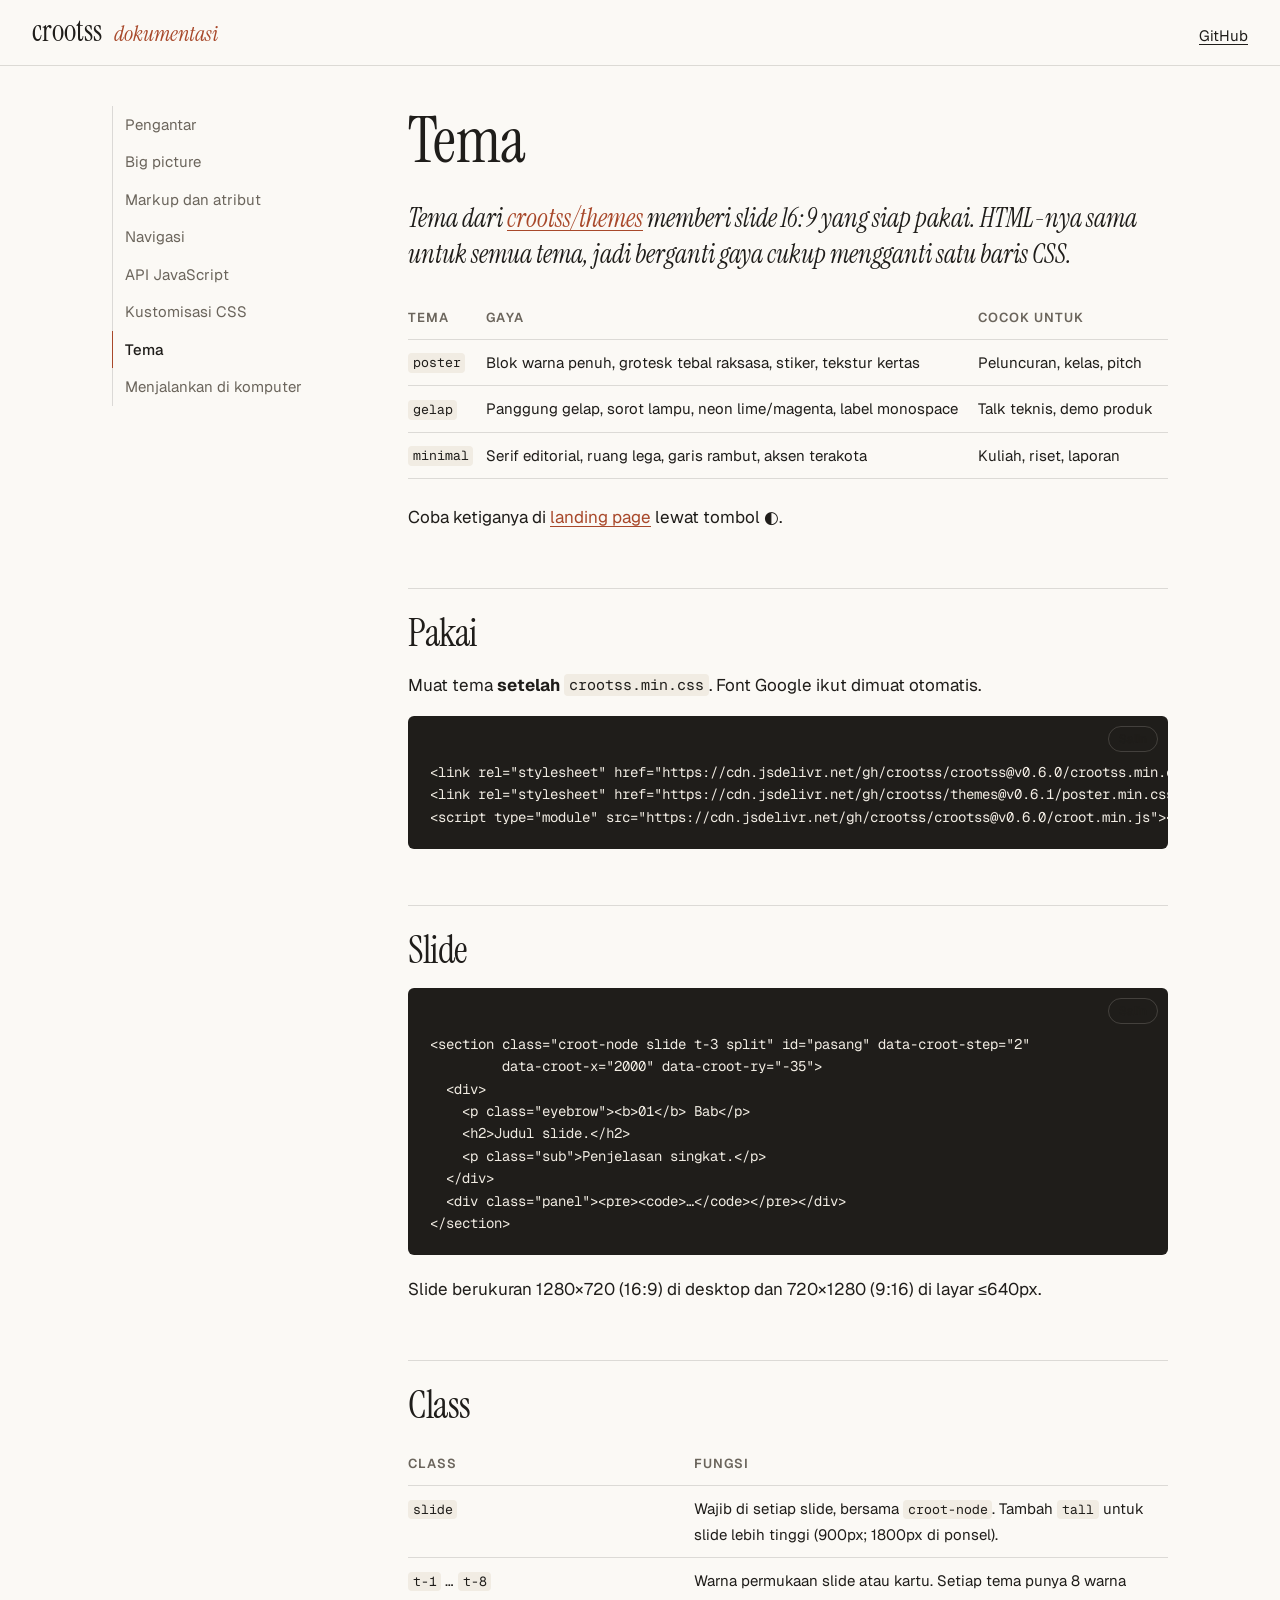
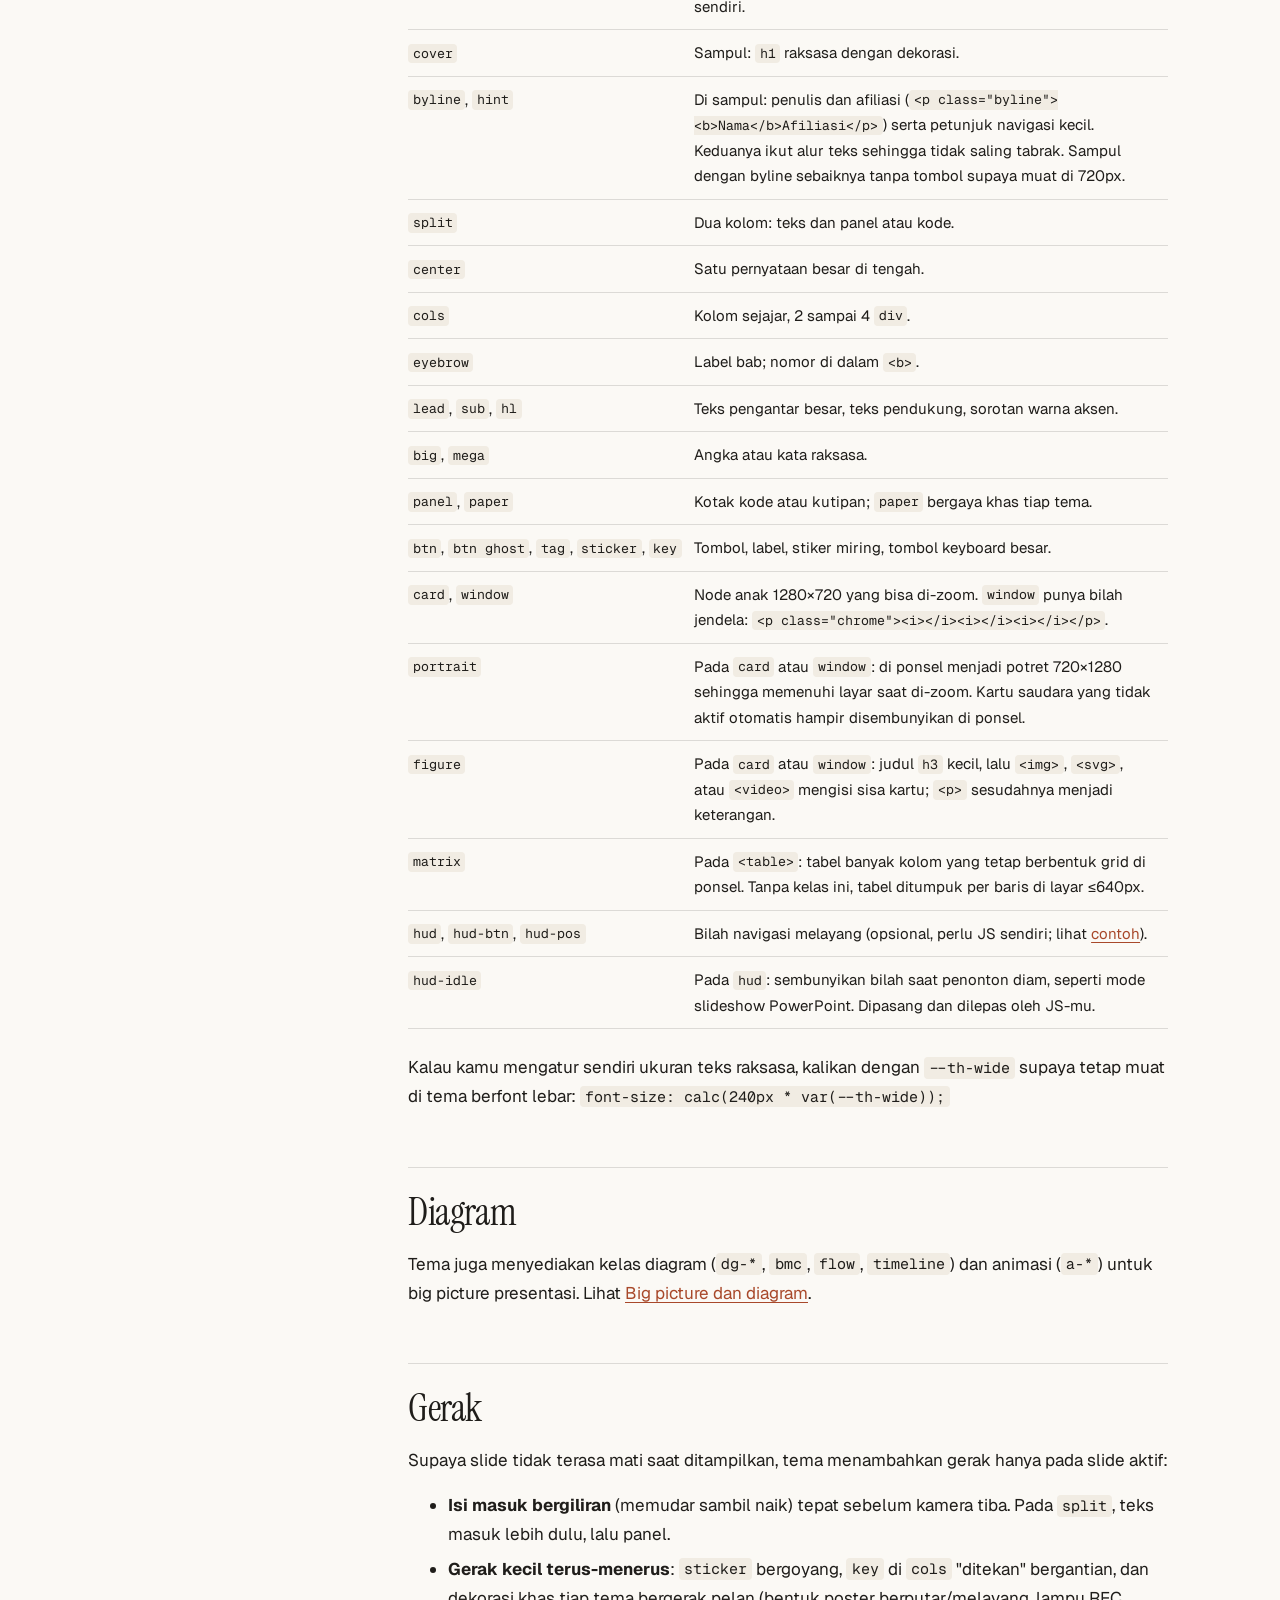
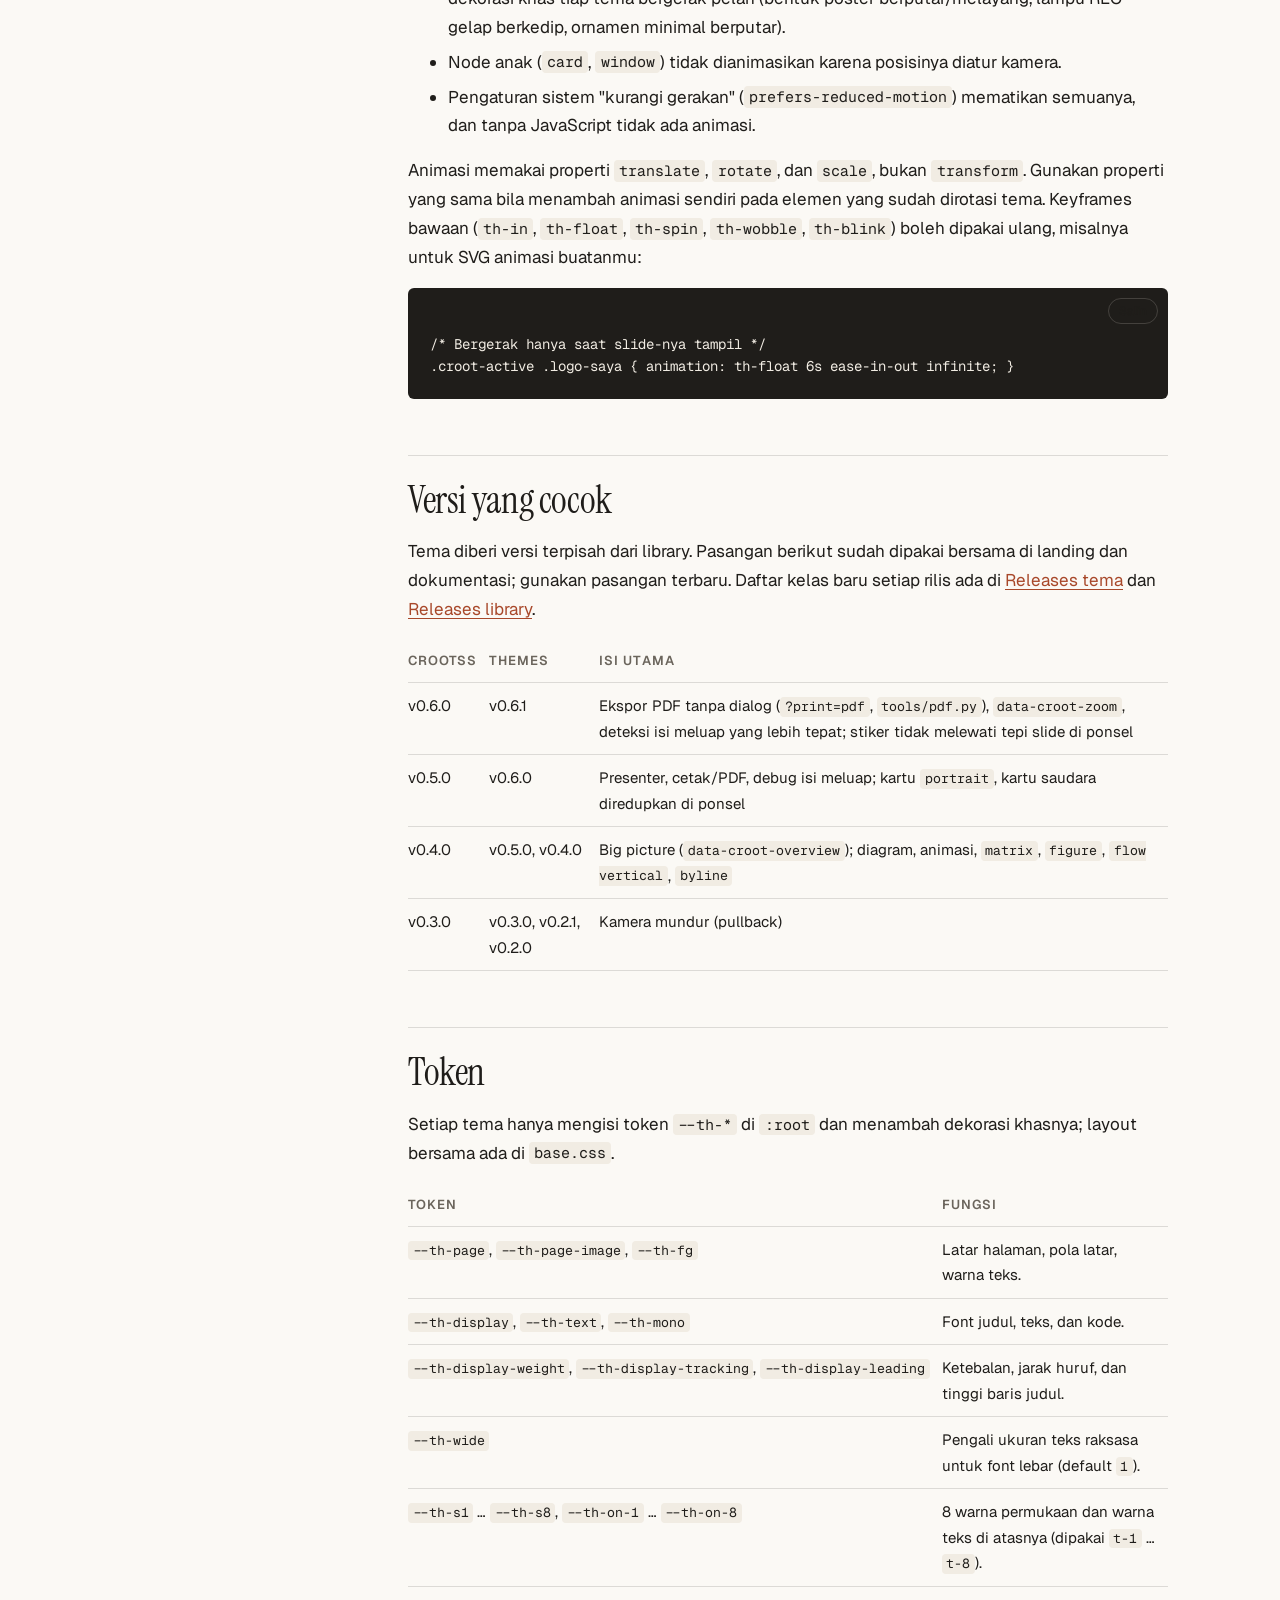
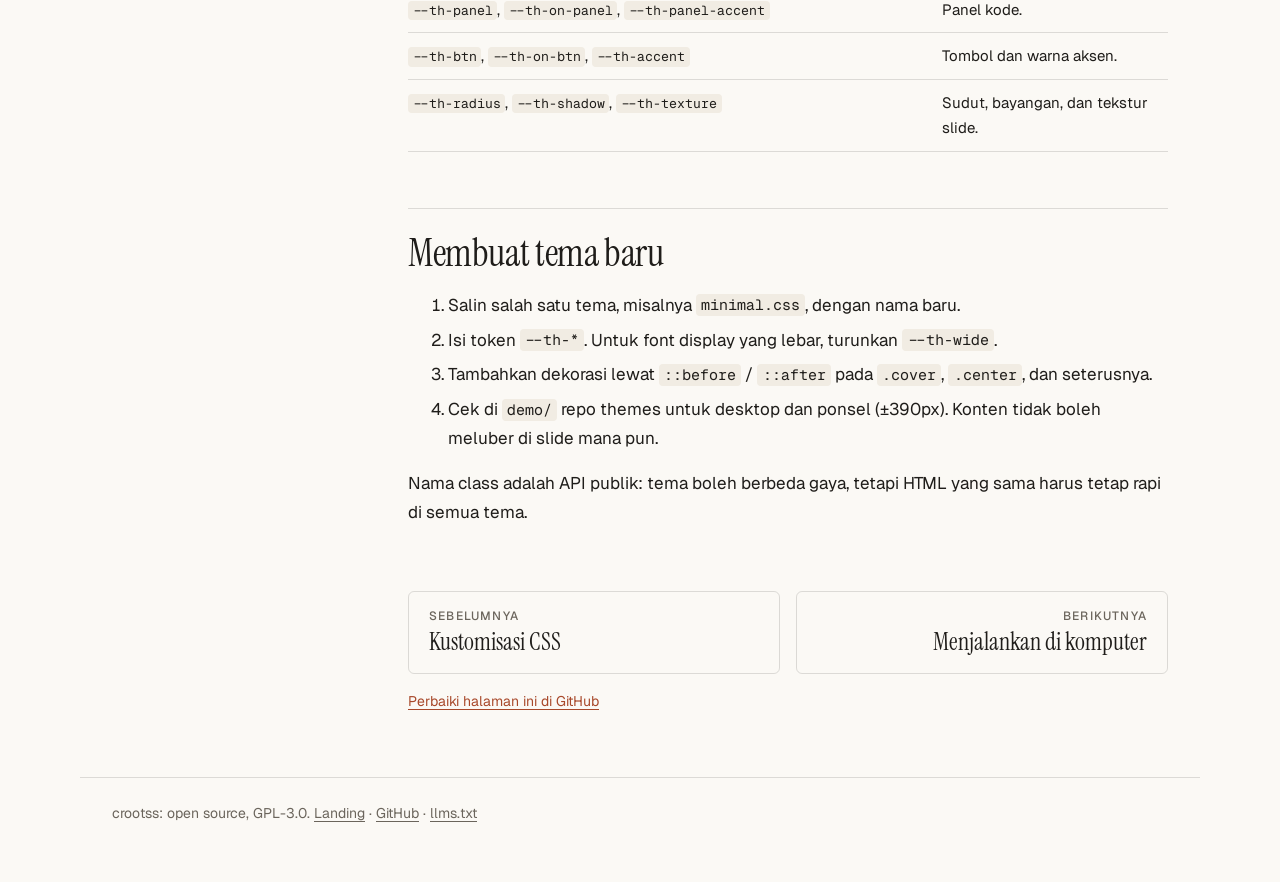
<file: tema/index.html>
<!DOCTYPE html>
<html lang="id">
<head>
  <meta charset="UTF-8">
  <meta name="viewport" content="width=device-width, initial-scale=1.0">
  <title>Tema | crootss</title>
  <meta name="description" content="Tema siap pakai crootss (poster, gelap, minimal): cara memasang, daftar class slide dan komponen, token warna --th-*, dan cara membuat tema baru.">
  <link rel="canonical" href="https://crootss.if.co.id/docs/tema/">
  <meta name="robots" content="index, follow, max-image-preview:large">
  <meta name="theme-color" content="#fbf9f5" media="(prefers-color-scheme: light)">
  <meta name="theme-color" content="#161513" media="(prefers-color-scheme: dark)">
  <meta property="og:type" content="article">
  <meta property="og:site_name" content="crootss">
  <meta property="og:locale" content="id_ID">
  <meta property="og:url" content="https://crootss.if.co.id/docs/tema/">
  <meta property="og:title" content="Tema | crootss">
  <meta property="og:description" content="Tema siap pakai crootss (poster, gelap, minimal): cara memasang, daftar class slide dan komponen, token warna --th-*, dan cara membuat tema baru.">
  <meta property="og:image" content="https://crootss.if.co.id/og.png">
  <meta name="twitter:card" content="summary_large_image">
  <link rel="icon" href="https://crootss.if.co.id/favicon.ico">
  <link rel="alternate" type="text/markdown" href="https://crootss.if.co.id/llms.txt" title="crootss untuk LLM">
  <script type="application/ld+json">
{
  "@context": "https://schema.org",
  "@graph": [
    {
      "@type": "TechArticle",
      "@id": "https://crootss.if.co.id/docs/tema/#article",
      "headline": "Tema",
      "description": "Tema siap pakai crootss (poster, gelap, minimal): cara memasang, daftar class slide dan komponen, token warna --th-*, dan cara membuat tema baru.",
      "url": "https://crootss.if.co.id/docs/tema/",
      "inLanguage": "id",
      "isPartOf": {
        "@type": "WebSite",
        "@id": "https://crootss.if.co.id/#website"
      },
      "about": {
        "@id": "https://crootss.if.co.id/#software"
      },
      "publisher": {
        "@type": "Organization",
        "name": "crootss",
        "url": "https://crootss.if.co.id/"
      }
    },
    {
      "@type": "BreadcrumbList",
      "itemListElement": [
        {
          "@type": "ListItem",
          "position": 1,
          "name": "crootss",
          "item": "https://crootss.if.co.id/"
        },
        {
          "@type": "ListItem",
          "position": 2,
          "name": "Dokumentasi",
          "item": "https://crootss.if.co.id/docs/"
        },
        {
          "@type": "ListItem",
          "position": 3,
          "name": "Tema",
          "item": "https://crootss.if.co.id/docs/tema/"
        }
      ]
    }
  ]
}
  </script>
  <link rel="preconnect" href="https://fonts.googleapis.com">
  <link rel="preconnect" href="https://fonts.gstatic.com" crossorigin>
  <link rel="stylesheet" href="../docs.css">
  <script type="module" src="../docs.js"></script>
</head>
<body>
<a class="skip" href="#isi-halaman">Lompat ke isi</a>
<header class="top">
  <a class="brand" href="https://crootss.if.co.id/">crootss</a>
  <a class="brand-sub" href="../">dokumentasi</a>
  <nav class="top-links" aria-label="Tautan luar">
    <a href="https://github.com/crootss/crootss">GitHub</a>
  </nav>
</header>
<div class="layout">
  <nav class="side" aria-label="Dokumentasi">
    <ul>
      <li><a href="../">Pengantar</a></li>
      <li><a href="../big-picture/">Big picture</a></li>
      <li><a href="../markup/">Markup dan atribut</a></li>
      <li><a href="../navigasi/">Navigasi</a></li>
      <li><a href="../api/">API JavaScript</a></li>
      <li><a href="../css/">Kustomisasi CSS</a></li>
      <li><a href="../tema/" aria-current="page">Tema</a></li>
      <li><a href="../lokal/">Menjalankan di komputer</a></li>
    </ul>
  </nav>
  <main id="isi-halaman">
    <article>
      <h1>Tema</h1>
<p class="lead">Tema dari <a href="https://github.com/crootss/themes">crootss/themes</a> memberi slide 16:9 yang siap pakai. HTML-nya sama untuk semua tema, jadi berganti gaya cukup mengganti satu baris CSS.</p>

<table>
  <thead><tr><th>Tema</th><th>Gaya</th><th>Cocok untuk</th></tr></thead>
  <tbody>
    <tr><td><code>poster</code></td><td>Blok warna penuh, grotesk tebal raksasa, stiker, tekstur kertas</td><td>Peluncuran, kelas, pitch</td></tr>
    <tr><td><code>gelap</code></td><td>Panggung gelap, sorot lampu, neon lime/magenta, label monospace</td><td>Talk teknis, demo produk</td></tr>
    <tr><td><code>minimal</code></td><td>Serif editorial, ruang lega, garis rambut, aksen terakota</td><td>Kuliah, riset, laporan</td></tr>
  </tbody>
</table>
<p>Coba ketiganya di <a href="https://crootss.if.co.id/#/tema-slide">landing page</a> lewat tombol ◐.</p>

<h2 id="pakai">Pakai</h2>
<p>Muat tema <strong>setelah</strong> <code>crootss.min.css</code>. Font Google ikut dimuat otomatis.</p>
<pre><code class="language-html">&lt;link rel=&quot;stylesheet&quot; href=&quot;https://cdn.jsdelivr.net/gh/crootss/crootss@v0.6.0/crootss.min.css&quot;&gt;
&lt;link rel=&quot;stylesheet&quot; href=&quot;https://cdn.jsdelivr.net/gh/crootss/themes@v0.6.1/poster.min.css&quot;&gt;
&lt;script type=&quot;module&quot; src=&quot;https://cdn.jsdelivr.net/gh/crootss/crootss@v0.6.0/croot.min.js&quot;&gt;&lt;/script&gt;</code></pre>

<h2 id="slide">Slide</h2>
<pre><code class="language-html">&lt;section class=&quot;croot-node slide t-3 split&quot; id=&quot;pasang&quot; data-croot-step=&quot;2&quot;
         data-croot-x=&quot;2000&quot; data-croot-ry=&quot;-35&quot;&gt;
  &lt;div&gt;
    &lt;p class=&quot;eyebrow&quot;&gt;&lt;b&gt;01&lt;/b&gt; Bab&lt;/p&gt;
    &lt;h2&gt;Judul slide.&lt;/h2&gt;
    &lt;p class=&quot;sub&quot;&gt;Penjelasan singkat.&lt;/p&gt;
  &lt;/div&gt;
  &lt;div class=&quot;panel&quot;&gt;&lt;pre&gt;&lt;code&gt;…&lt;/code&gt;&lt;/pre&gt;&lt;/div&gt;
&lt;/section&gt;</code></pre>
<p>Slide berukuran 1280×720 (16:9) di desktop dan 720×1280 (9:16) di layar ≤640px.</p>

<h2 id="class">Class</h2>
<table>
  <thead><tr><th>Class</th><th>Fungsi</th></tr></thead>
  <tbody>
    <tr><td><code>slide</code></td><td>Wajib di setiap slide, bersama <code>croot-node</code>. Tambah <code>tall</code> untuk slide lebih tinggi (900px; 1800px di ponsel).</td></tr>
    <tr><td><code>t-1</code> … <code>t-8</code></td><td>Warna permukaan slide atau kartu. Setiap tema punya 8 warna sendiri.</td></tr>
    <tr><td><code>cover</code></td><td>Sampul: <code>h1</code> raksasa dengan dekorasi.</td></tr>
    <tr><td><code>byline</code>, <code>hint</code></td><td>Di sampul: penulis dan afiliasi (<code>&lt;p class=&quot;byline&quot;&gt;&lt;b&gt;Nama&lt;/b&gt;Afiliasi&lt;/p&gt;</code>) serta petunjuk navigasi kecil. Keduanya ikut alur teks sehingga tidak saling tabrak. Sampul dengan byline sebaiknya tanpa tombol supaya muat di 720px.</td></tr>
    <tr><td><code>split</code></td><td>Dua kolom: teks dan panel atau kode.</td></tr>
    <tr><td><code>center</code></td><td>Satu pernyataan besar di tengah.</td></tr>
    <tr><td><code>cols</code></td><td>Kolom sejajar, 2 sampai 4 <code>div</code>.</td></tr>
    <tr><td><code>eyebrow</code></td><td>Label bab; nomor di dalam <code>&lt;b&gt;</code>.</td></tr>
    <tr><td><code>lead</code>, <code>sub</code>, <code>hl</code></td><td>Teks pengantar besar, teks pendukung, sorotan warna aksen.</td></tr>
    <tr><td><code>big</code>, <code>mega</code></td><td>Angka atau kata raksasa.</td></tr>
    <tr><td><code>panel</code>, <code>paper</code></td><td>Kotak kode atau kutipan; <code>paper</code> bergaya khas tiap tema.</td></tr>
    <tr><td><code>btn</code>, <code>btn ghost</code>, <code>tag</code>, <code>sticker</code>, <code>key</code></td><td>Tombol, label, stiker miring, tombol keyboard besar.</td></tr>
    <tr><td><code>card</code>, <code>window</code></td><td>Node anak 1280×720 yang bisa di-zoom. <code>window</code> punya bilah jendela: <code>&lt;p class=&quot;chrome&quot;&gt;&lt;i&gt;&lt;/i&gt;&lt;i&gt;&lt;/i&gt;&lt;i&gt;&lt;/i&gt;&lt;/p&gt;</code>.</td></tr>
    <tr><td><code>portrait</code></td><td>Pada <code>card</code> atau <code>window</code>: di ponsel menjadi potret 720×1280 sehingga memenuhi layar saat di-zoom. Kartu saudara yang tidak aktif otomatis hampir disembunyikan di ponsel.</td></tr>
    <tr><td><code>figure</code></td><td>Pada <code>card</code> atau <code>window</code>: judul <code>h3</code> kecil, lalu <code>&lt;img&gt;</code>, <code>&lt;svg&gt;</code>, atau <code>&lt;video&gt;</code> mengisi sisa kartu; <code>&lt;p&gt;</code> sesudahnya menjadi keterangan.</td></tr>
    <tr><td><code>matrix</code></td><td>Pada <code>&lt;table&gt;</code>: tabel banyak kolom yang tetap berbentuk grid di ponsel. Tanpa kelas ini, tabel ditumpuk per baris di layar ≤640px.</td></tr>
    <tr><td><code>hud</code>, <code>hud-btn</code>, <code>hud-pos</code></td><td>Bilah navigasi melayang (opsional, perlu JS sendiri; lihat <a href="../api/#contoh-hud">contoh</a>).</td></tr>
    <tr><td><code>hud-idle</code></td><td>Pada <code>hud</code>: sembunyikan bilah saat penonton diam, seperti mode slideshow PowerPoint. Dipasang dan dilepas oleh JS-mu.</td></tr>
  </tbody>
</table>
<p>Kalau kamu mengatur sendiri ukuran teks raksasa, kalikan dengan <code>--th-wide</code> supaya tetap muat di tema berfont lebar: <code>font-size: calc(240px * var(--th-wide));</code></p>

<h2 id="diagram">Diagram</h2>
<p>Tema juga menyediakan kelas diagram (<code>dg-*</code>, <code>bmc</code>, <code>flow</code>, <code>timeline</code>) dan animasi (<code>a-*</code>) untuk big picture presentasi. Lihat <a href="../big-picture/">Big picture dan diagram</a>.</p>

<h2 id="gerak">Gerak</h2>
<p>Supaya slide tidak terasa mati saat ditampilkan, tema menambahkan gerak hanya pada slide aktif:</p>
<ul>
  <li><strong>Isi masuk bergiliran</strong> (memudar sambil naik) tepat sebelum kamera tiba. Pada <code>split</code>, teks masuk lebih dulu, lalu panel.</li>
  <li><strong>Gerak kecil terus-menerus</strong>: <code>sticker</code> bergoyang, <code>key</code> di <code>cols</code> "ditekan" bergantian, dan dekorasi khas tiap tema bergerak pelan (bentuk poster berputar/melayang, lampu REC gelap berkedip, ornamen minimal berputar).</li>
  <li>Node anak (<code>card</code>, <code>window</code>) tidak dianimasikan karena posisinya diatur kamera.</li>
  <li>Pengaturan sistem "kurangi gerakan" (<code>prefers-reduced-motion</code>) mematikan semuanya, dan tanpa JavaScript tidak ada animasi.</li>
</ul>
<p>Animasi memakai properti <code>translate</code>, <code>rotate</code>, dan <code>scale</code>, bukan <code>transform</code>. Gunakan properti yang sama bila menambah animasi sendiri pada elemen yang sudah dirotasi tema. Keyframes bawaan (<code>th-in</code>, <code>th-float</code>, <code>th-spin</code>, <code>th-wobble</code>, <code>th-blink</code>) boleh dipakai ulang, misalnya untuk SVG animasi buatanmu:</p>
<pre><code class="language-css">/* Bergerak hanya saat slide-nya tampil */
.croot-active .logo-saya { animation: th-float 6s ease-in-out infinite; }</code></pre>

<h2 id="versi">Versi yang cocok</h2>
<p>Tema diberi versi terpisah dari library. Pasangan berikut sudah dipakai bersama di landing dan dokumentasi; gunakan pasangan terbaru. Daftar kelas baru setiap rilis ada di <a href="https://github.com/crootss/themes/releases">Releases tema</a> dan <a href="https://github.com/crootss/crootss/releases">Releases library</a>.</p>
<table>
  <thead><tr><th>crootss</th><th>themes</th><th>Isi utama</th></tr></thead>
  <tbody>
    <tr><td>v0.6.0</td><td>v0.6.1</td><td>Ekspor PDF tanpa dialog (<code>?print=pdf</code>, <code>tools/pdf.py</code>), <code>data-croot-zoom</code>, deteksi isi meluap yang lebih tepat; stiker tidak melewati tepi slide di ponsel</td></tr>
    <tr><td>v0.5.0</td><td>v0.6.0</td><td>Presenter, cetak/PDF, debug isi meluap; kartu <code>portrait</code>, kartu saudara diredupkan di ponsel</td></tr>
    <tr><td>v0.4.0</td><td>v0.5.0, v0.4.0</td><td>Big picture (<code>data-croot-overview</code>); diagram, animasi, <code>matrix</code>, <code>figure</code>, <code>flow vertical</code>, <code>byline</code></td></tr>
    <tr><td>v0.3.0</td><td>v0.3.0, v0.2.1, v0.2.0</td><td>Kamera mundur (pullback)</td></tr>
  </tbody>
</table>

<h2 id="token">Token</h2>
<p>Setiap tema hanya mengisi token <code>--th-*</code> di <code>:root</code> dan menambah dekorasi khasnya; layout bersama ada di <code>base.css</code>.</p>
<table>
  <thead><tr><th>Token</th><th>Fungsi</th></tr></thead>
  <tbody>
    <tr><td><code>--th-page</code>, <code>--th-page-image</code>, <code>--th-fg</code></td><td>Latar halaman, pola latar, warna teks.</td></tr>
    <tr><td><code>--th-display</code>, <code>--th-text</code>, <code>--th-mono</code></td><td>Font judul, teks, dan kode.</td></tr>
    <tr><td><code>--th-display-weight</code>, <code>--th-display-tracking</code>, <code>--th-display-leading</code></td><td>Ketebalan, jarak huruf, dan tinggi baris judul.</td></tr>
    <tr><td><code>--th-wide</code></td><td>Pengali ukuran teks raksasa untuk font lebar (default <code>1</code>).</td></tr>
    <tr><td><code>--th-s1</code> … <code>--th-s8</code>, <code>--th-on-1</code> … <code>--th-on-8</code></td><td>8 warna permukaan dan warna teks di atasnya (dipakai <code>t-1</code> … <code>t-8</code>).</td></tr>
    <tr><td><code>--th-panel</code>, <code>--th-on-panel</code>, <code>--th-panel-accent</code></td><td>Panel kode.</td></tr>
    <tr><td><code>--th-btn</code>, <code>--th-on-btn</code>, <code>--th-accent</code></td><td>Tombol dan warna aksen.</td></tr>
    <tr><td><code>--th-radius</code>, <code>--th-shadow</code>, <code>--th-texture</code></td><td>Sudut, bayangan, dan tekstur slide.</td></tr>
  </tbody>
</table>

<h2 id="tema-baru">Membuat tema baru</h2>
<ol>
  <li>Salin salah satu tema, misalnya <code>minimal.css</code>, dengan nama baru.</li>
  <li>Isi token <code>--th-*</code>. Untuk font display yang lebar, turunkan <code>--th-wide</code>.</li>
  <li>Tambahkan dekorasi lewat <code>::before</code> / <code>::after</code> pada <code>.cover</code>, <code>.center</code>, dan seterusnya.</li>
  <li>Cek di <code>demo/</code> repo themes untuk desktop dan ponsel (±390px). Konten tidak boleh meluber di slide mana pun.</li>
</ol>
<p>Nama class adalah API publik: tema boleh berbeda gaya, tetapi HTML yang sama harus tetap rapi di semua tema.</p>
    </article>
    <nav class="pager" aria-label="Halaman">
      <a class="prev" href="../css/" rel="prev"><span>Sebelumnya</span>Kustomisasi CSS</a>
<a class="next" href="../lokal/" rel="next"><span>Berikutnya</span>Menjalankan di komputer</a>
    </nav>
    <p class="edit"><a href="https://github.com/crootss/docs/edit/main/tema/index.html">Perbaiki halaman ini di GitHub</a></p>
  </main>
</div>
<footer class="foot">
  <p>crootss: open source, GPL-3.0. <a href="https://crootss.if.co.id/">Landing</a> · <a href="https://github.com/crootss">GitHub</a> · <a href="https://crootss.if.co.id/llms.txt">llms.txt</a></p>
</footer>
</body>
</html>
</file>
<file: docs.css>
/* Dokumentasi crootss. Senada dengan tema "minimal" dari crootss/themes:
   serif editorial untuk judul, Geist untuk teks, aksen terakota. */
@import url("https://fonts.googleapis.com/css2?family=Instrument+Serif:ital@0;1&family=Geist:wght@400;500;600&family=Geist+Mono:wght@400;600&display=swap");

:root {
  --bg: #fbf9f5;
  --bg-soft: #f1ece3;
  --fg: #1f1d1a;
  --muted: #6b655c;
  --line: rgba(31, 29, 26, .14);
  --accent: #a8482a;
  --code-bg: #1f1d1a;
  --code-fg: #f1ece3;
  --serif: "Instrument Serif", Georgia, "Times New Roman", serif;
  --sans: "Geist", system-ui, -apple-system, "Segoe UI", sans-serif;
  --mono: "Geist Mono", ui-monospace, Menlo, Consolas, monospace;
  color-scheme: light dark;
}

@media (prefers-color-scheme: dark) {
  :root {
    --bg: #161513;
    --bg-soft: #22201d;
    --fg: #ece6dc;
    --muted: #a39b8f;
    --line: rgba(236, 230, 220, .14);
    --accent: #e3a184;
    --code-bg: #0e0d0c;
    --code-fg: #ece6dc;
  }
}

*, *::before, *::after { box-sizing: border-box; }

html { scroll-padding-top: 80px; }

body {
  margin: 0;
  background: var(--bg);
  color: var(--fg);
  font: 400 17px/1.7 var(--sans);
  -webkit-text-size-adjust: 100%;
}

a { color: var(--accent); text-underline-offset: 3px; text-decoration-thickness: 1px; }
a:hover { text-decoration-thickness: 2px; }

.skip { position: absolute; left: -9999px; }
.skip:focus { left: 16px; top: 12px; z-index: 10; padding: 8px 14px; background: var(--fg); color: var(--bg); }

/* ---------- Kepala ---------- */
.top {
  position: sticky;
  top: 0;
  z-index: 5;
  display: flex;
  align-items: baseline;
  gap: 12px;
  padding: 16px 32px;
  background: color-mix(in srgb, var(--bg) 92%, transparent);
  backdrop-filter: blur(8px);
  border-bottom: 1px solid var(--line);
}
.brand { font: 400 30px/1 var(--serif); color: var(--fg); text-decoration: none; }
.brand-sub { font: italic 400 22px/1 var(--serif); color: var(--accent); text-decoration: none; }
.top-links { margin-left: auto; font-size: 15px; }
.top-links a { color: var(--fg); }

/* ---------- Tata letak ---------- */
.layout {
  display: grid;
  grid-template-columns: 240px minmax(0, 1fr);
  gap: 56px;
  max-width: 1120px;
  margin: 0 auto;
  padding: 40px 32px 0;
}

.side ul { list-style: none; margin: 0; padding: 0; position: sticky; top: 100px; }
.side li { margin: 0; }
.side a {
  display: block;
  padding: 6px 12px;
  border-left: 1.5px solid var(--line);
  color: var(--muted);
  font-size: 15px;
  text-decoration: none;
}
.side a:hover { color: var(--fg); }
.side a[aria-current="page"] { color: var(--fg); font-weight: 500; border-left-color: var(--accent); }

main { min-width: 0; max-width: 760px; }

/* ---------- Isi ---------- */
h1, h2, h3 { font-family: var(--serif); font-weight: 400; line-height: 1.1; letter-spacing: -.01em; }
h1 { margin: 0 0 24px; font-size: 64px; }
h2 { margin: 56px 0 16px; font-size: 38px; padding-top: 24px; border-top: 1px solid var(--line); }
h3 { margin: 32px 0 8px; font-size: 26px; }

.lead { font: italic 400 26px/1.4 var(--serif); color: var(--fg); margin: 0 0 24px; }
p, ul, ol { margin: 0 0 16px; }
li { margin-bottom: 6px; }
.toc li { margin-bottom: 10px; }

code { font: 400 .88em var(--mono); background: var(--bg-soft); padding: .1em .35em; border-radius: 4px; overflow-wrap: anywhere; }
pre {
  position: relative;
  margin: 0 0 20px;
  padding: 20px 22px;
  background: var(--code-bg);
  color: var(--code-fg);
  border-radius: 6px;
  overflow-x: auto;
  font-size: 14px;
  line-height: 1.6;
}
pre code { background: none; padding: 0; font-size: 1em; color: inherit; overflow-wrap: normal; }

kbd {
  display: inline-block;
  min-width: 1.6em;
  padding: 0 .4em;
  border: 1px solid var(--line);
  border-bottom-width: 2.5px;
  border-radius: 5px;
  font: 500 .82em/1.7 var(--mono);
  text-align: center;
  background: var(--bg);
}

table { width: 100%; margin: 0 0 24px; border-collapse: collapse; font-size: 15px; }
th, td { padding: 10px 12px 10px 0; border-bottom: 1px solid var(--line); text-align: left; vertical-align: top; }
th { font-weight: 600; font-size: 13px; text-transform: uppercase; letter-spacing: .08em; color: var(--muted); }
td:first-child { white-space: nowrap; }
td:first-child code { white-space: nowrap; }

.note { margin: 0 0 24px; padding: 16px 20px; border-left: 3px solid var(--accent); background: var(--bg-soft); }
.note p { margin: 0; }

/* Tombol salin, ditambahkan docs.js beserta pembungkus .code */
.code { position: relative; }
.code pre { padding-top: 46px; }
.copy {
  position: absolute;
  top: 10px;
  right: 10px;
  padding: 4px 10px;
  border: 1px solid rgba(241, 236, 227, .25);
  border-radius: 999px;
  background: transparent;
  color: inherit;
  font: 500 12px var(--sans);
  cursor: pointer;
  opacity: .7;
}
.copy:hover, .copy:focus-visible { opacity: 1; }

/* ---------- Kaki ---------- */
.pager { display: flex; gap: 16px; margin: 64px 0 16px; }
.pager a {
  flex: 1;
  padding: 16px 20px;
  border: 1px solid var(--line);
  border-radius: 6px;
  color: var(--fg);
  font: 400 24px/1.2 var(--serif);
  text-decoration: none;
}
.pager a:hover { border-color: var(--accent); }
.pager span { display: block; margin-bottom: 4px; font: 500 12px var(--sans); text-transform: uppercase; letter-spacing: .1em; color: var(--muted); }
.pager .next { text-align: right; }
.pager .prev:only-child { flex: 0 1 50%; }
.pager .next:only-child { flex: 0 1 50%; margin-left: auto; }

.edit { font-size: 14px; }
.foot { max-width: 1120px; margin: 48px auto 0; padding: 24px 32px 40px; border-top: 1px solid var(--line); color: var(--muted); font-size: 14px; }
.foot a { color: inherit; }

/* ---------- Ponsel: menu menjadi strip yang bisa digeser ---------- */
@media (max-width: 860px) {
  .top { padding: 14px 16px; }
  .layout { display: block; padding: 0 16px; }
  .side { margin: 0 -16px 28px; border-bottom: 1px solid var(--line); }
  .side ul { position: static; display: flex; overflow-x: auto; padding: 0 8px; scrollbar-width: none; }
  .side a { white-space: nowrap; border-left: 0; border-bottom: 2px solid transparent; padding: 12px 10px; }
  .side a[aria-current="page"] { border-bottom-color: var(--accent); }
  h1 { font-size: 46px; }
  h2 { font-size: 32px; }
  .lead { font-size: 22px; }
  table { display: block; overflow-x: auto; }
  .pager { flex-direction: column; }
  .pager .prev:only-child, .pager .next:only-child { flex: 1; }
  .foot { padding: 24px 16px 32px; }
}
</file>
